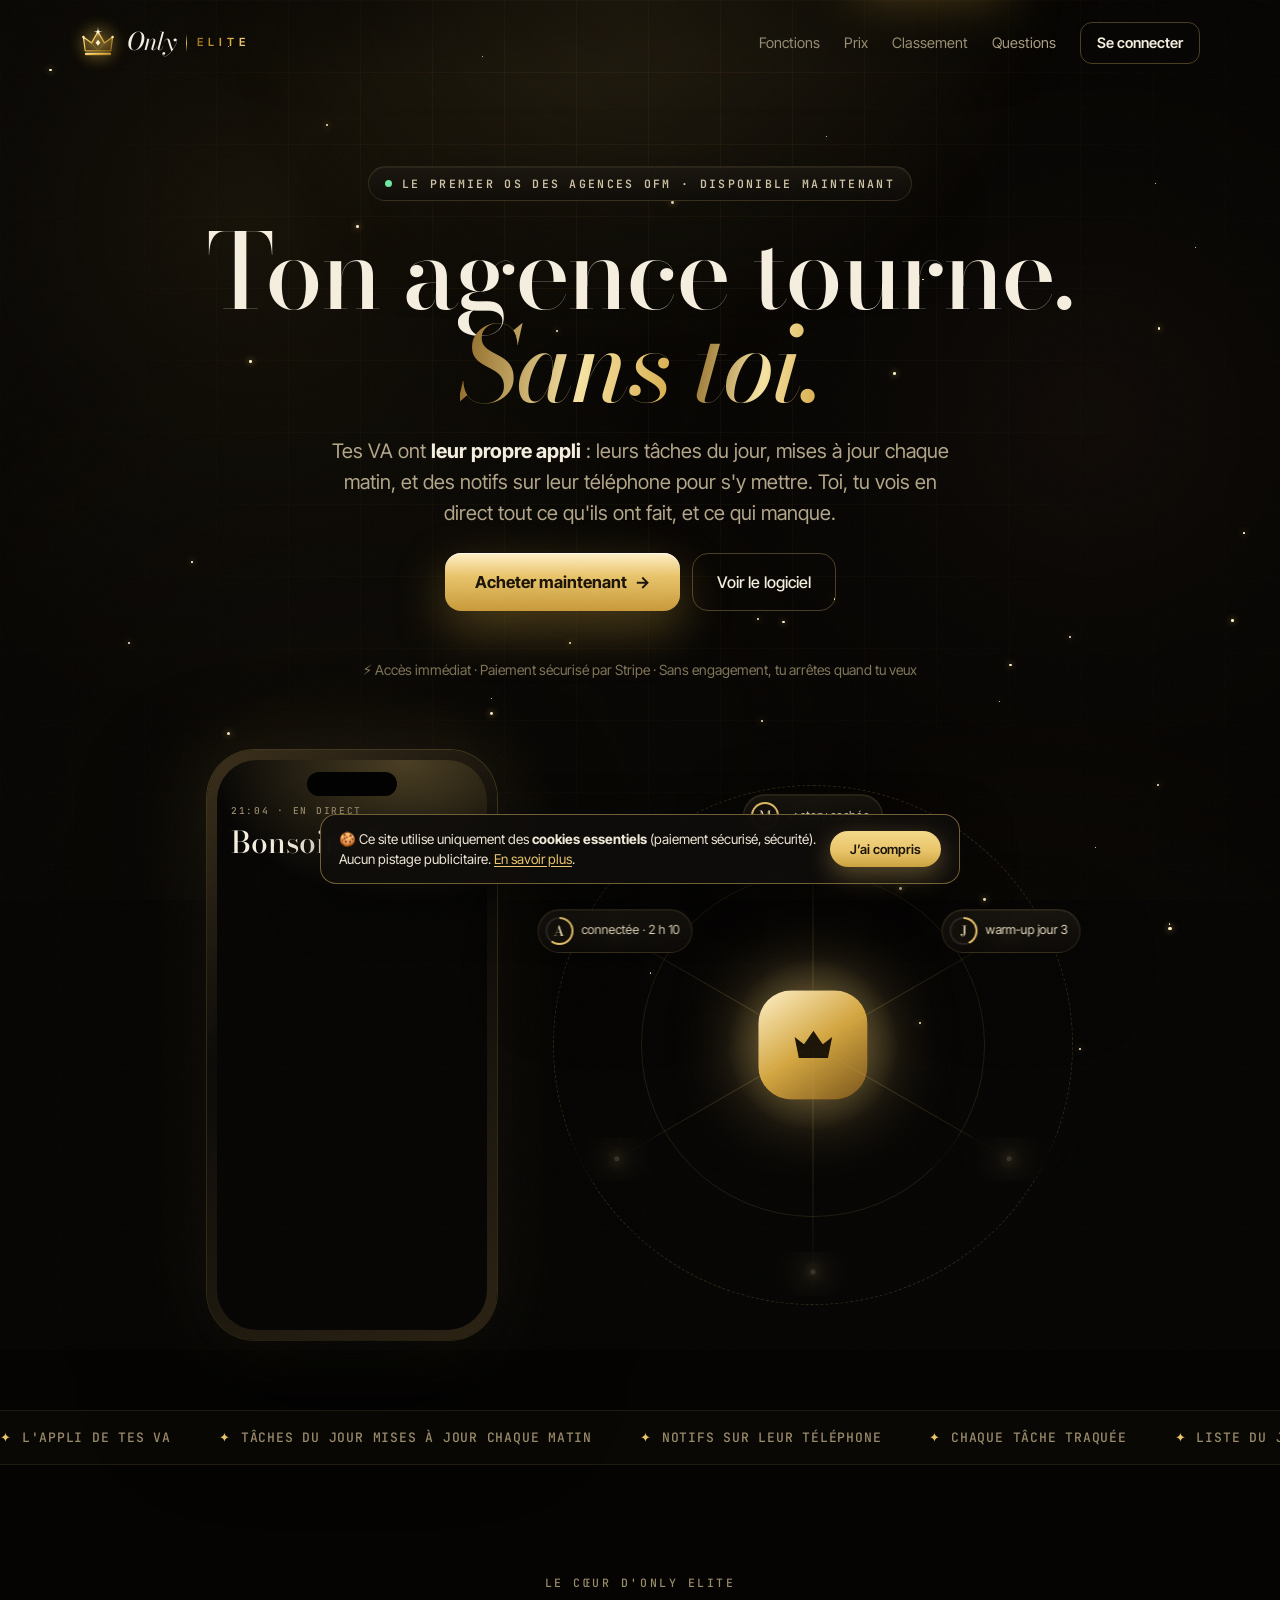
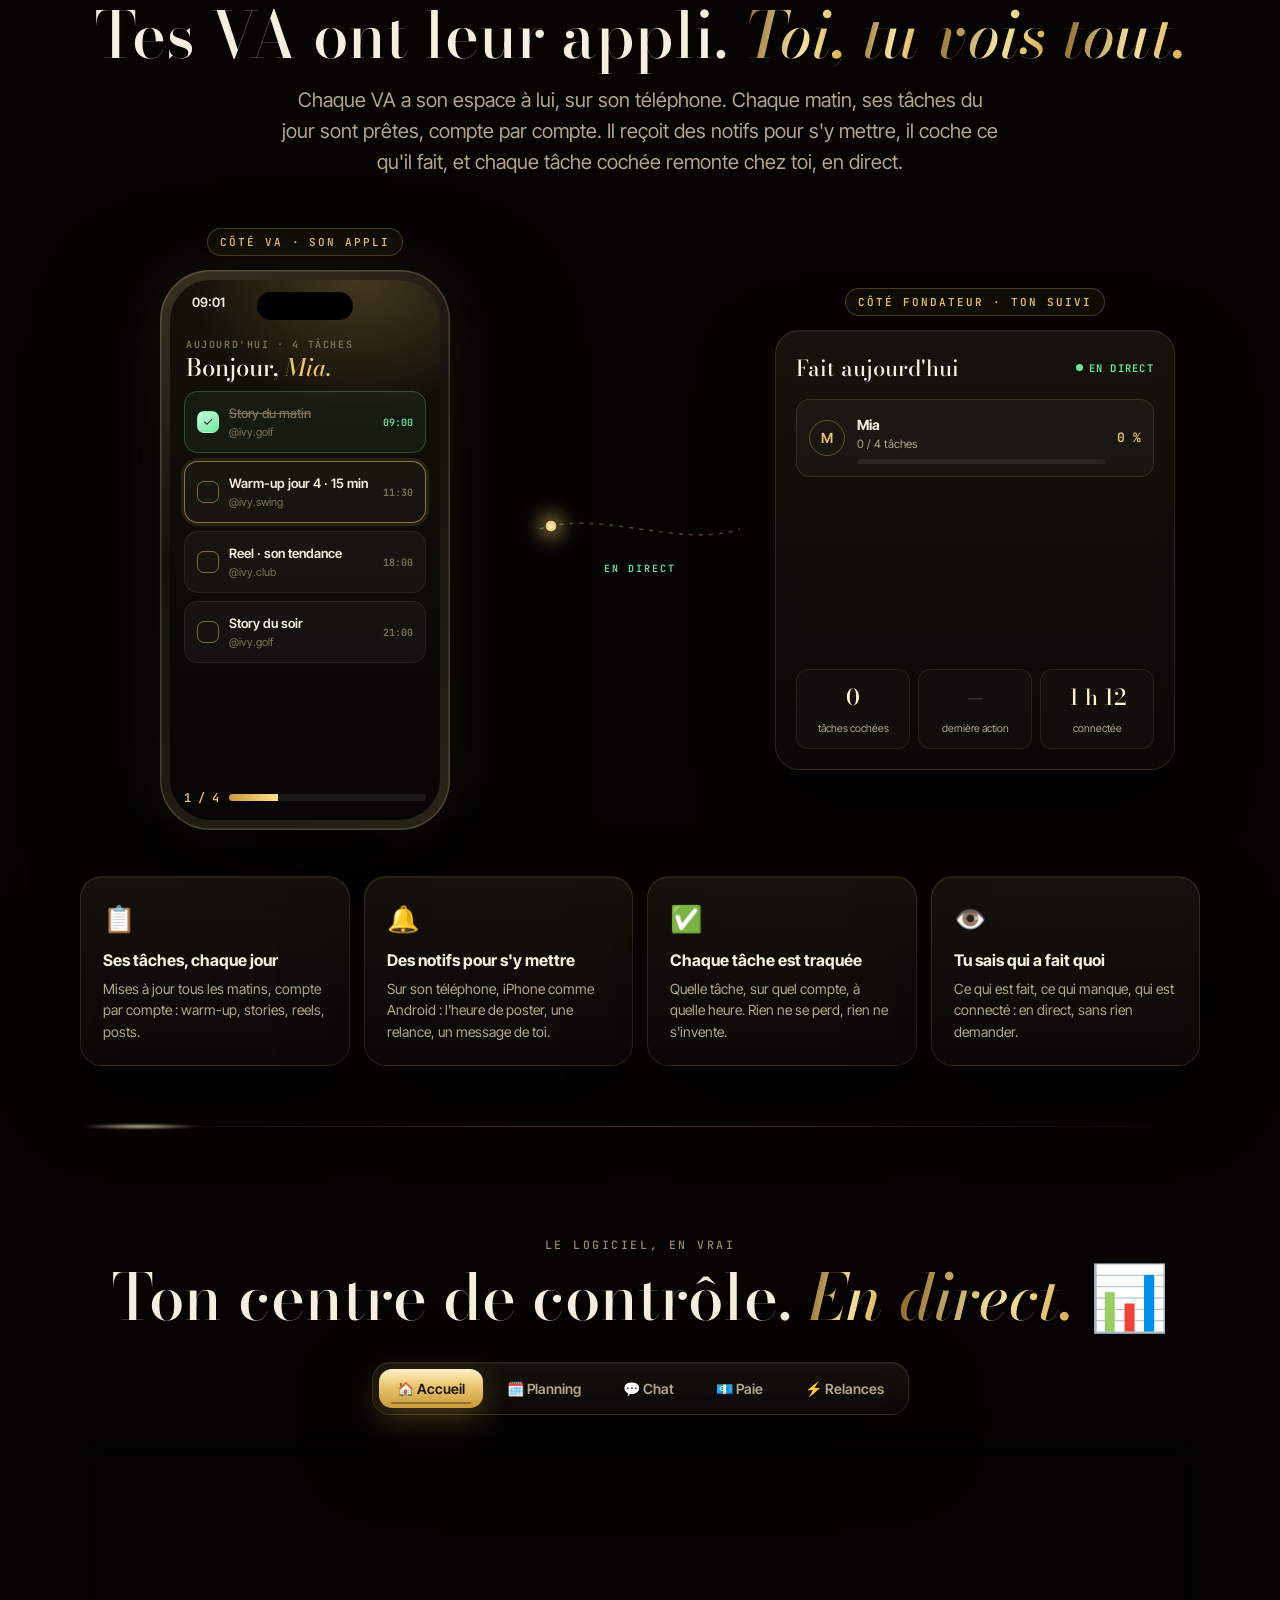
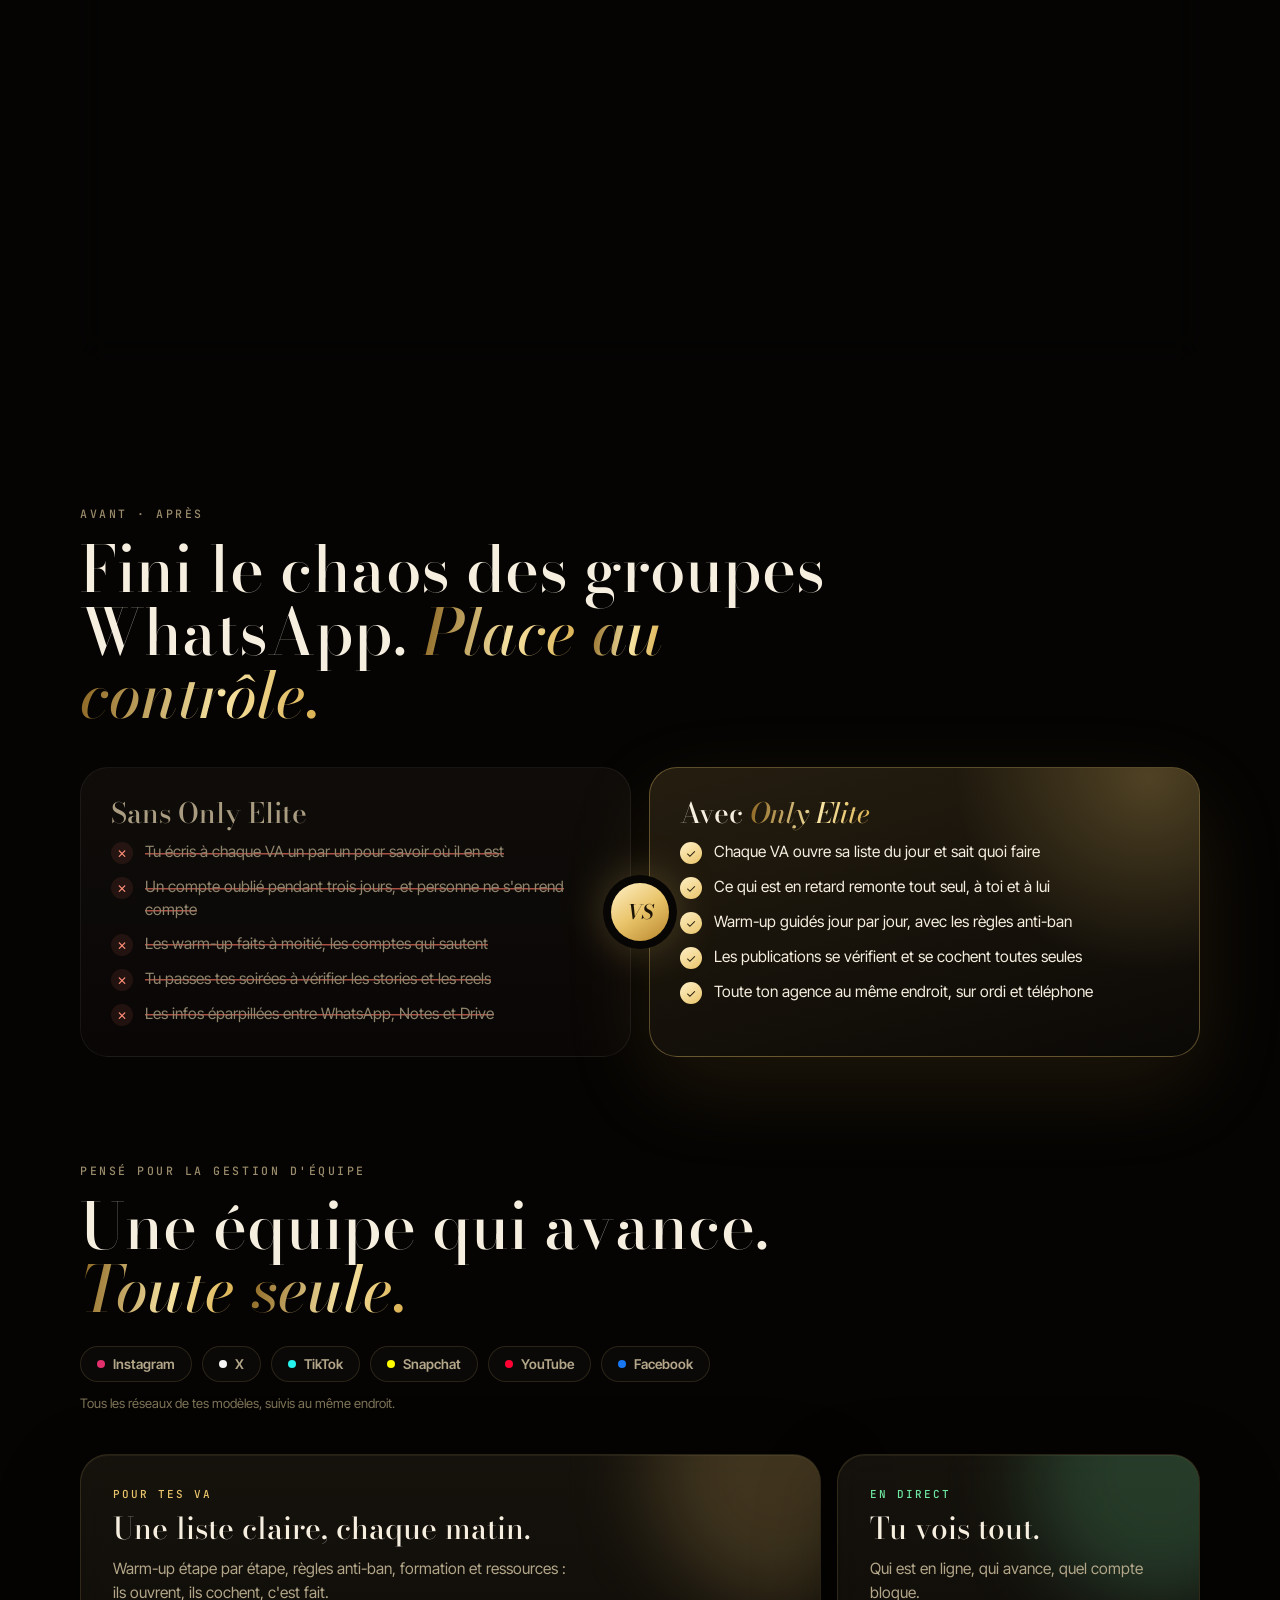
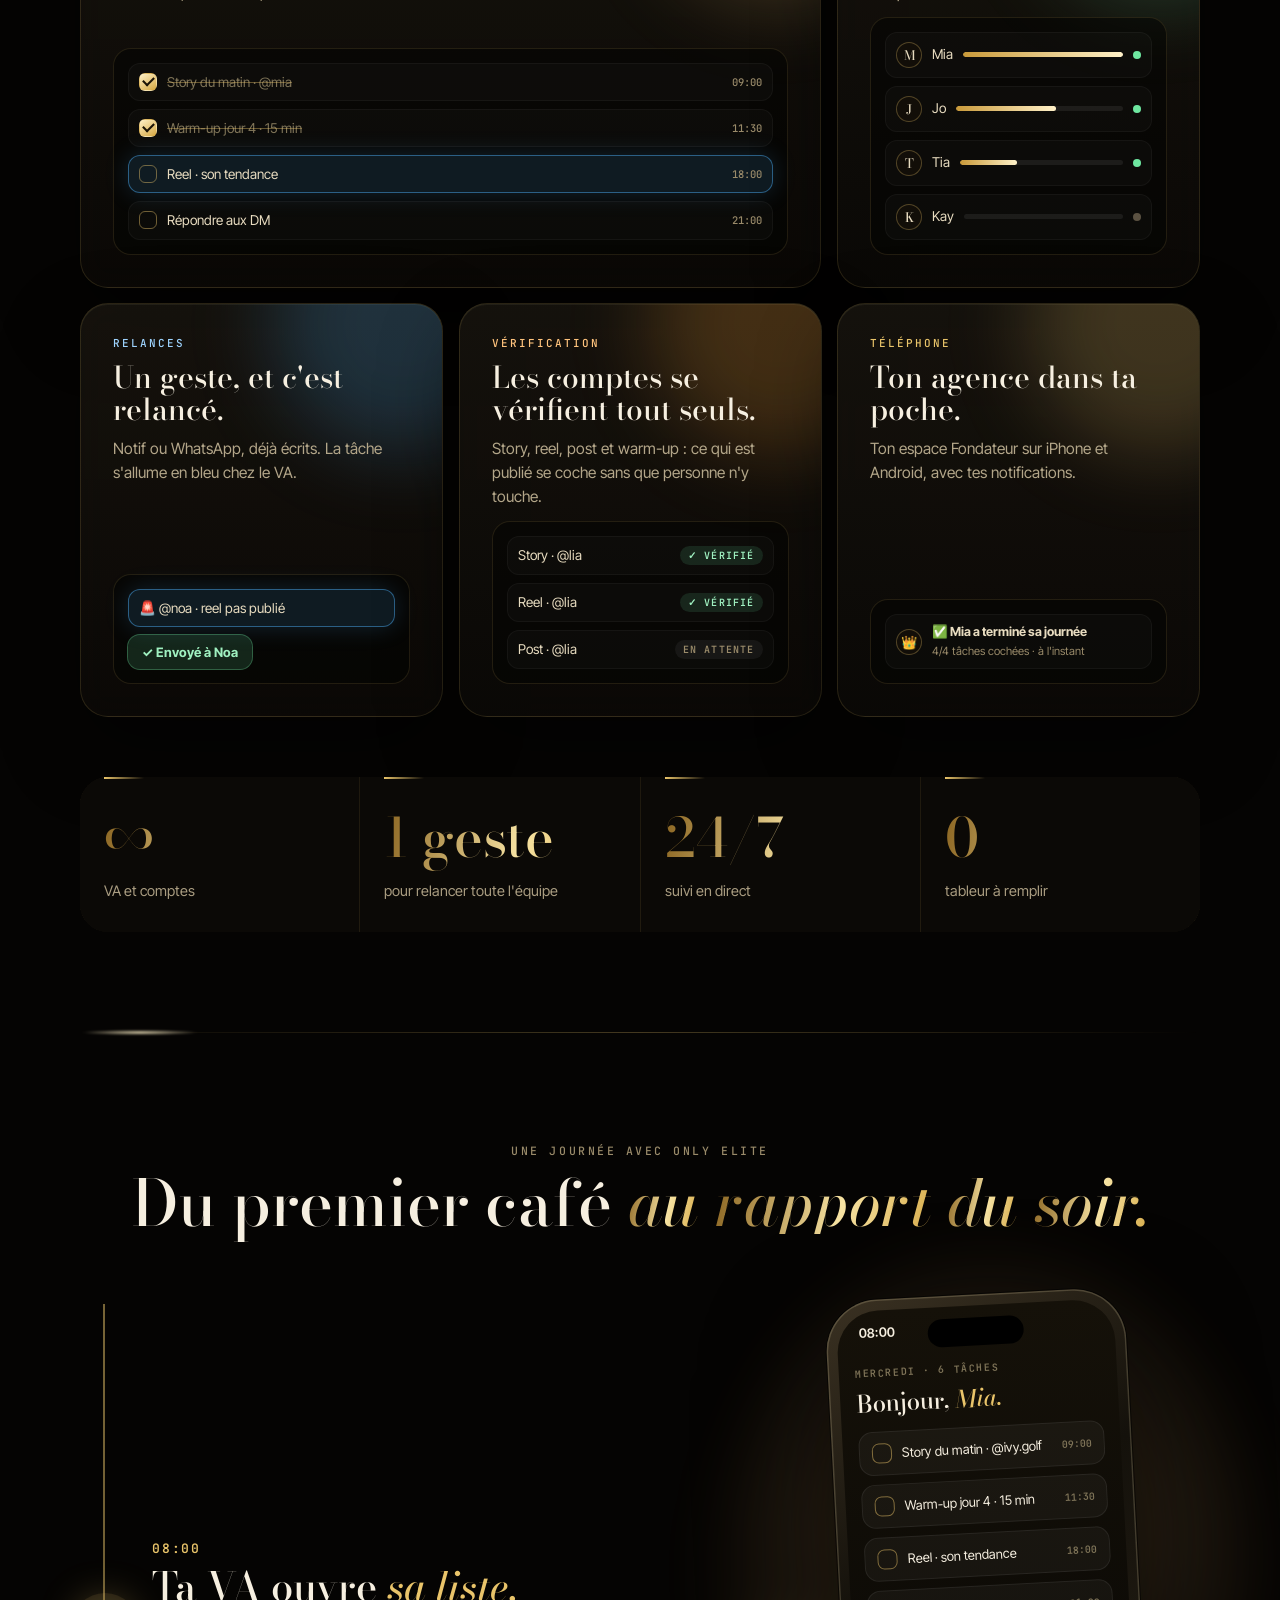
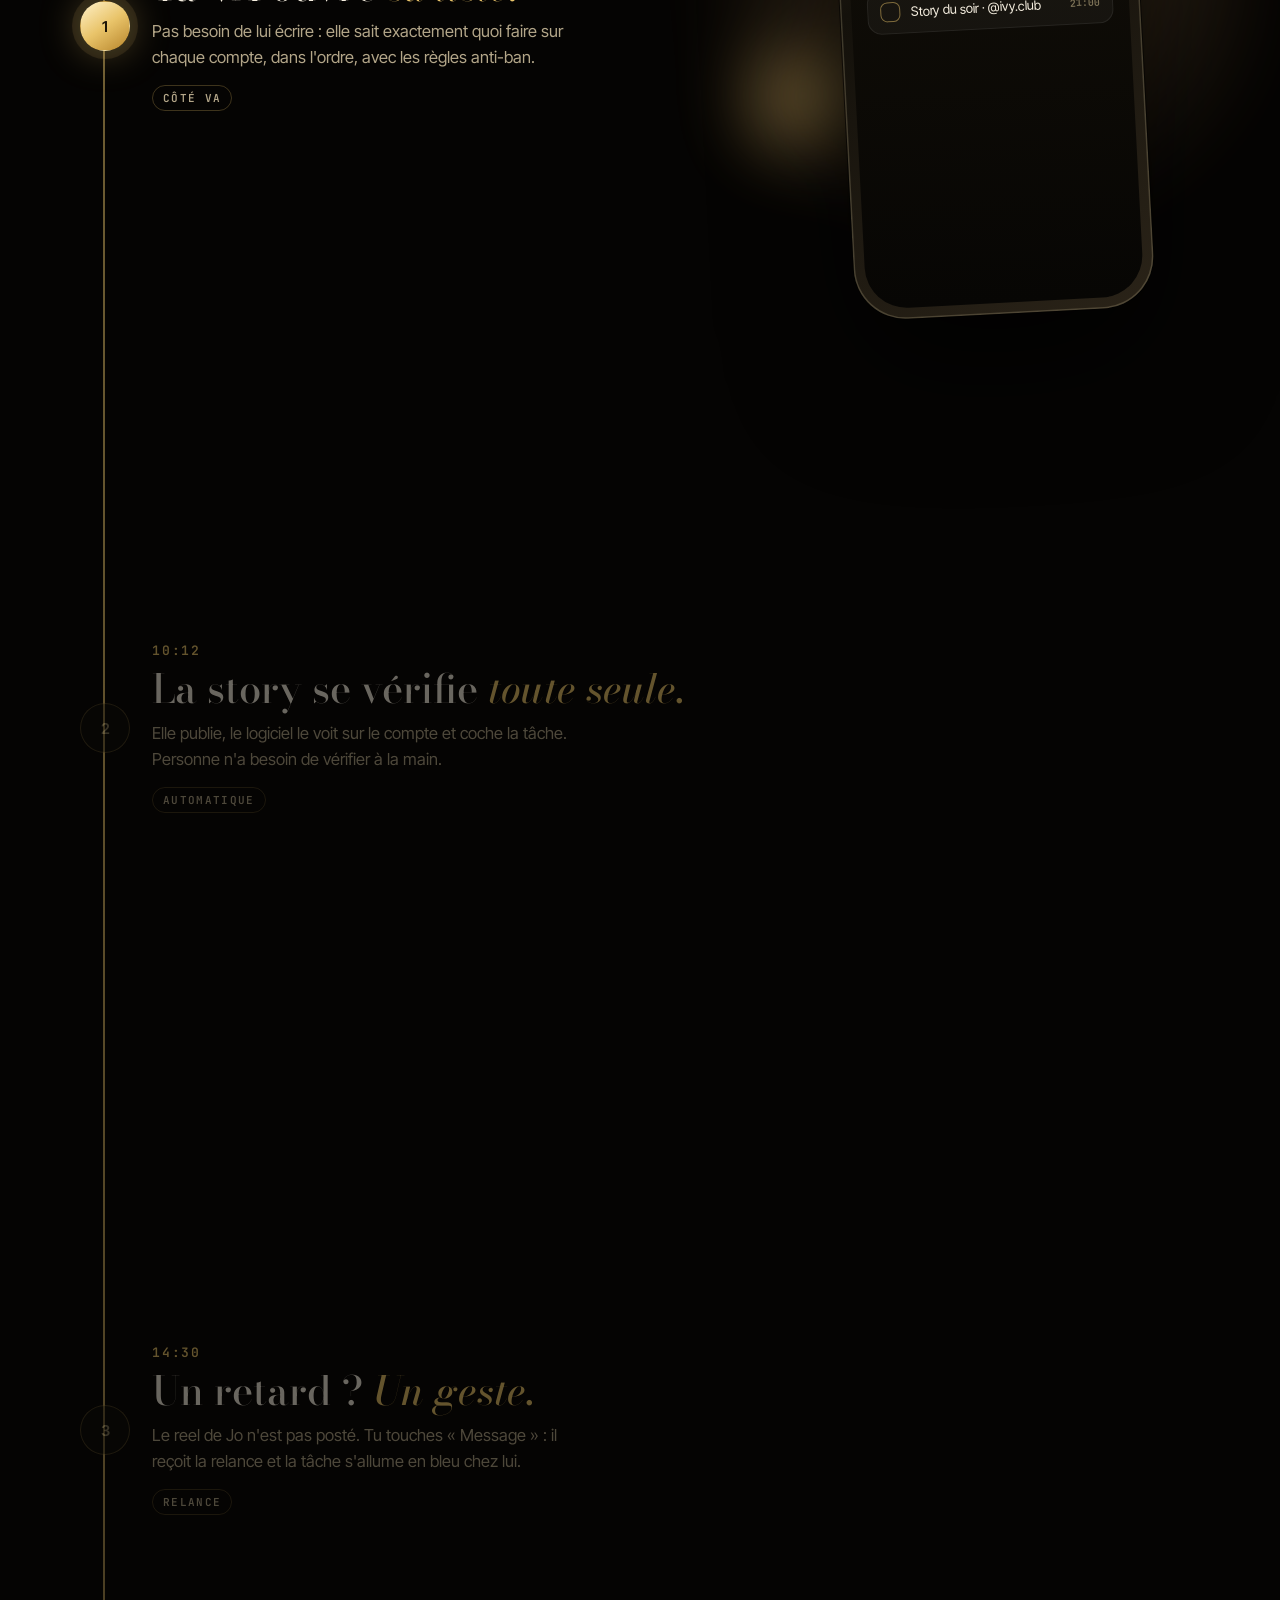
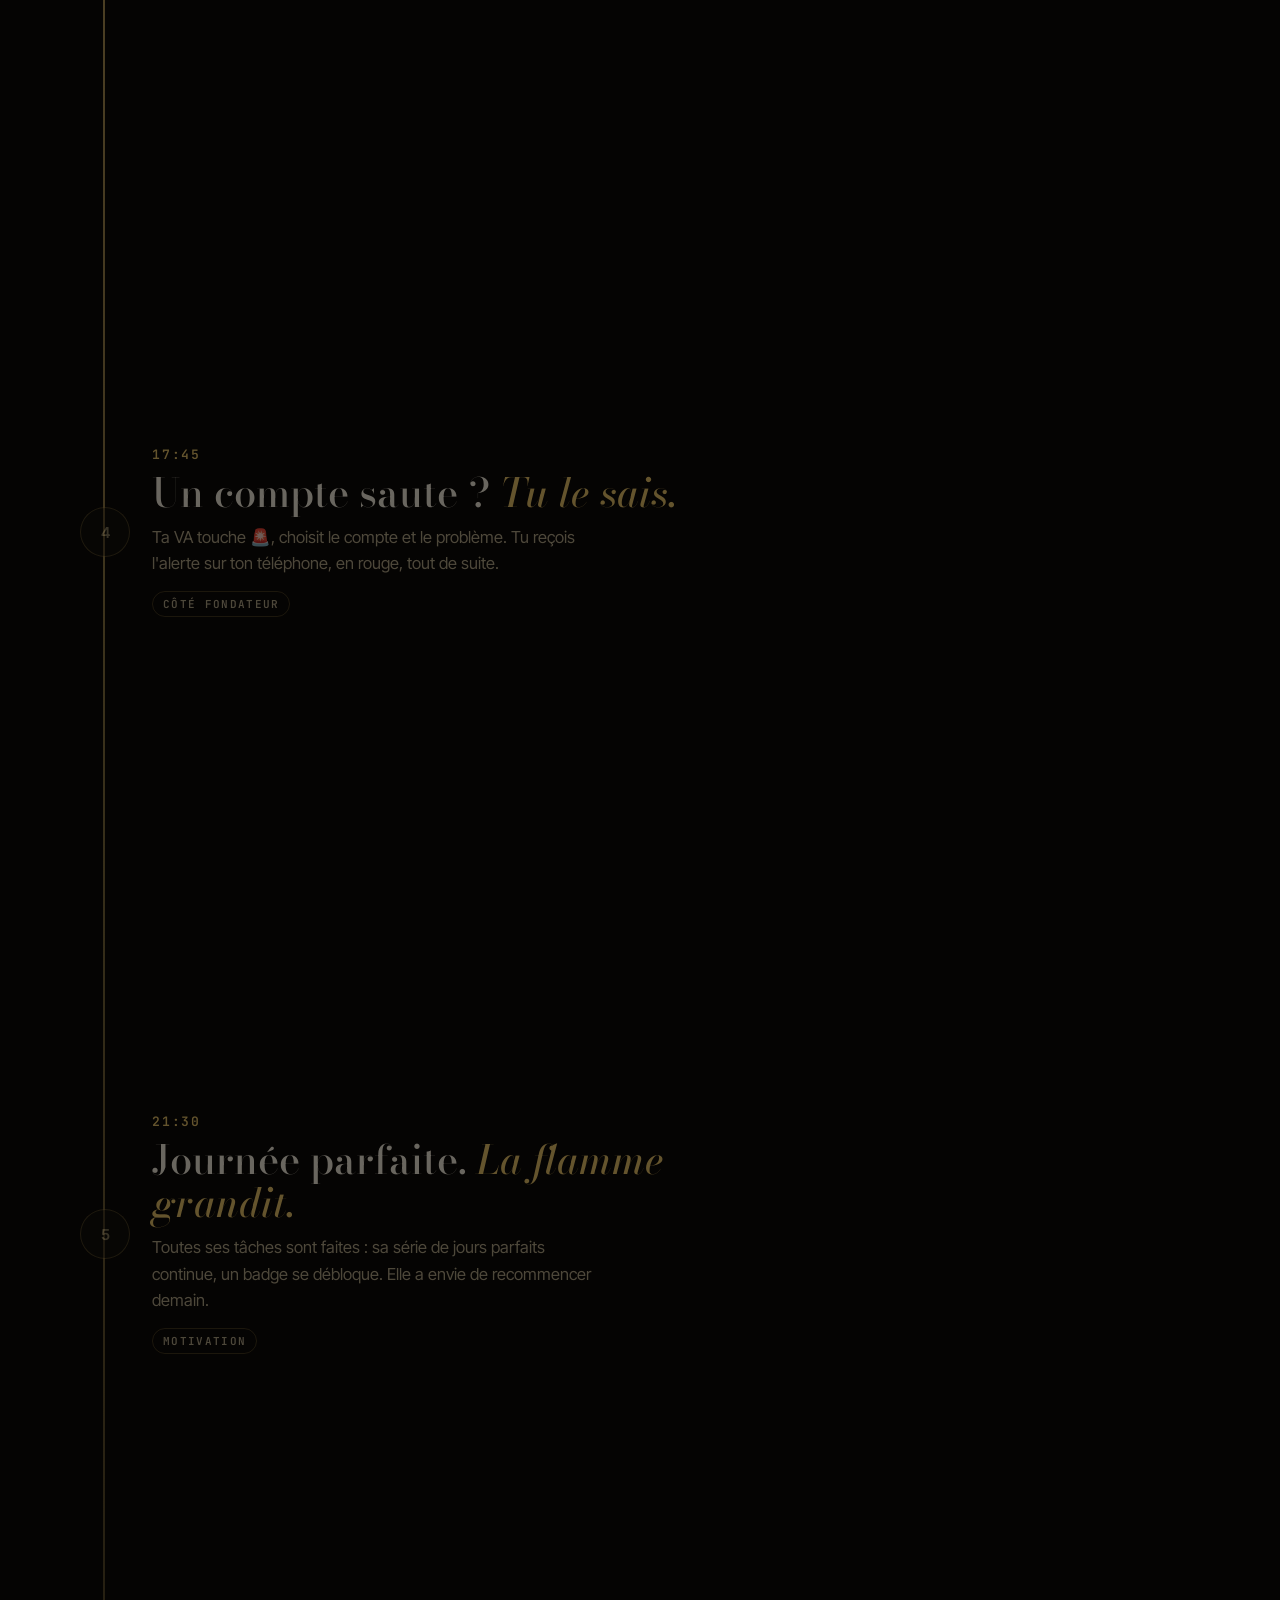
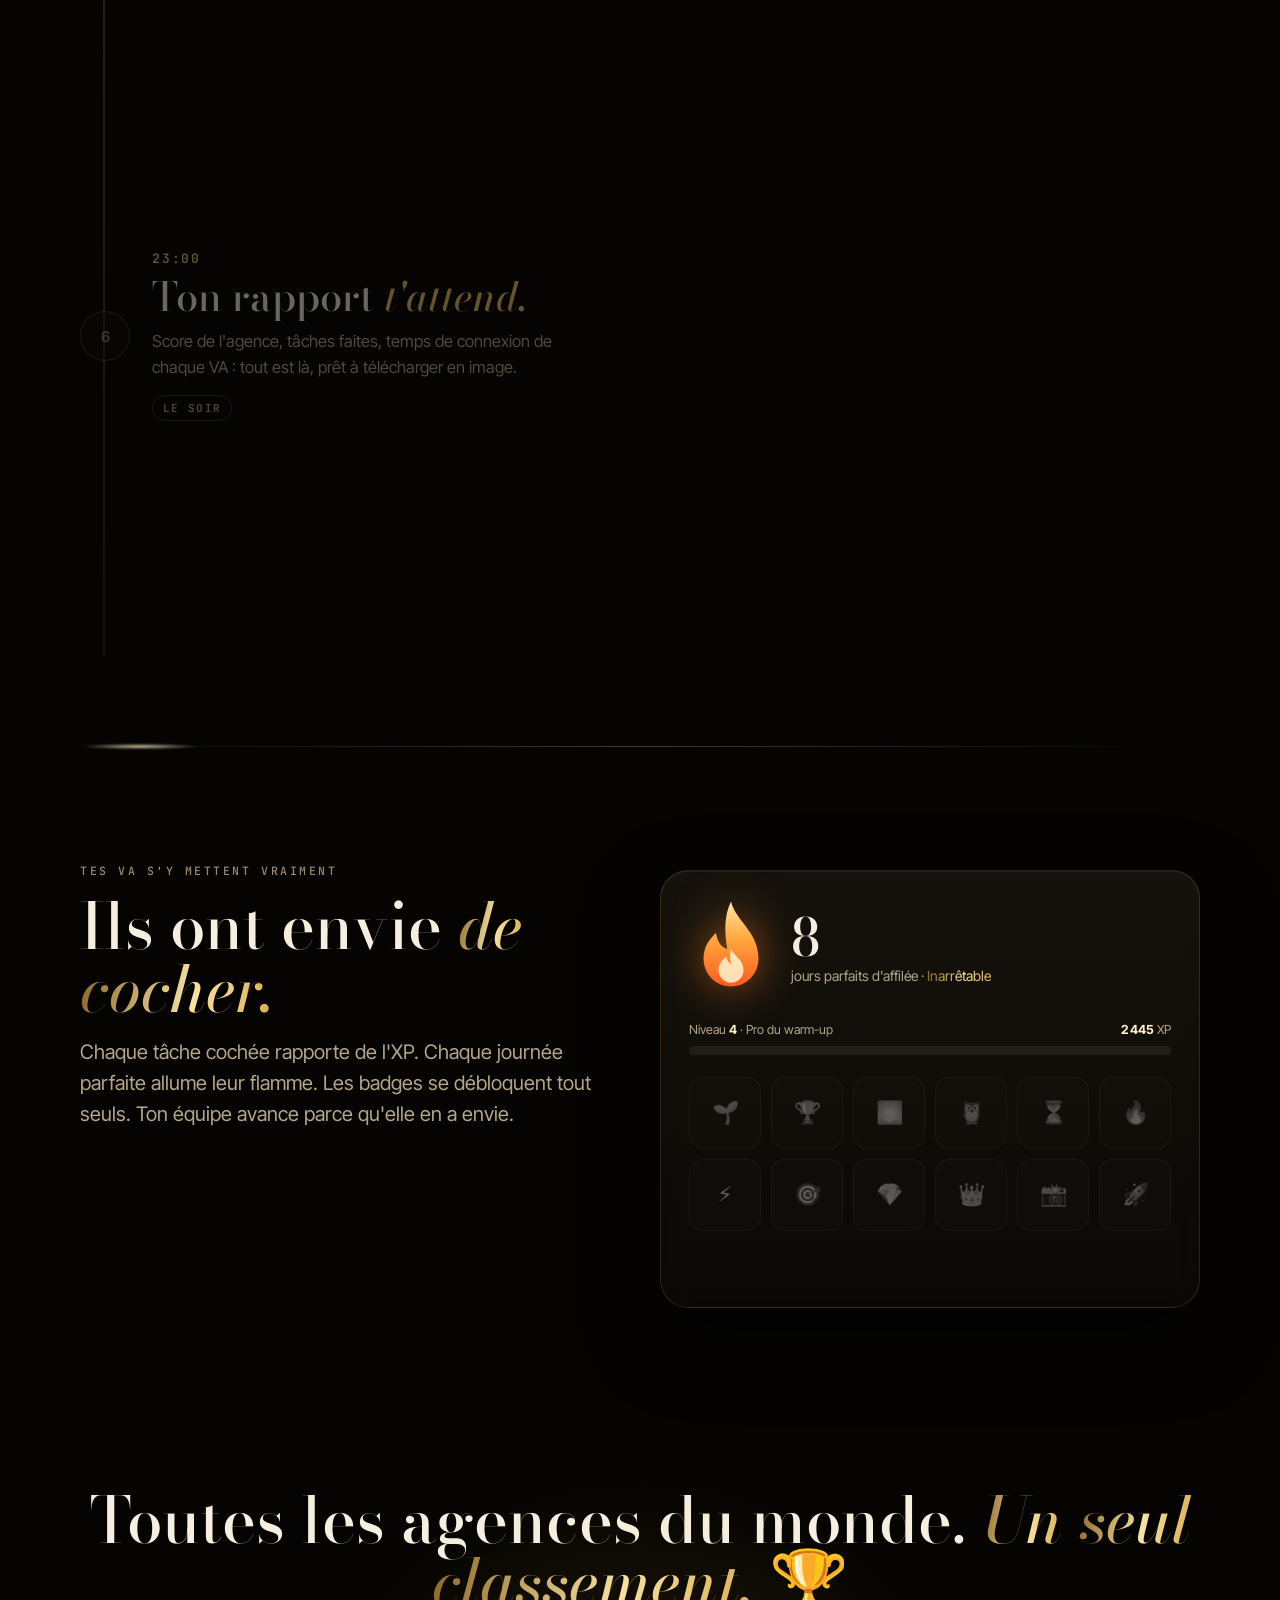
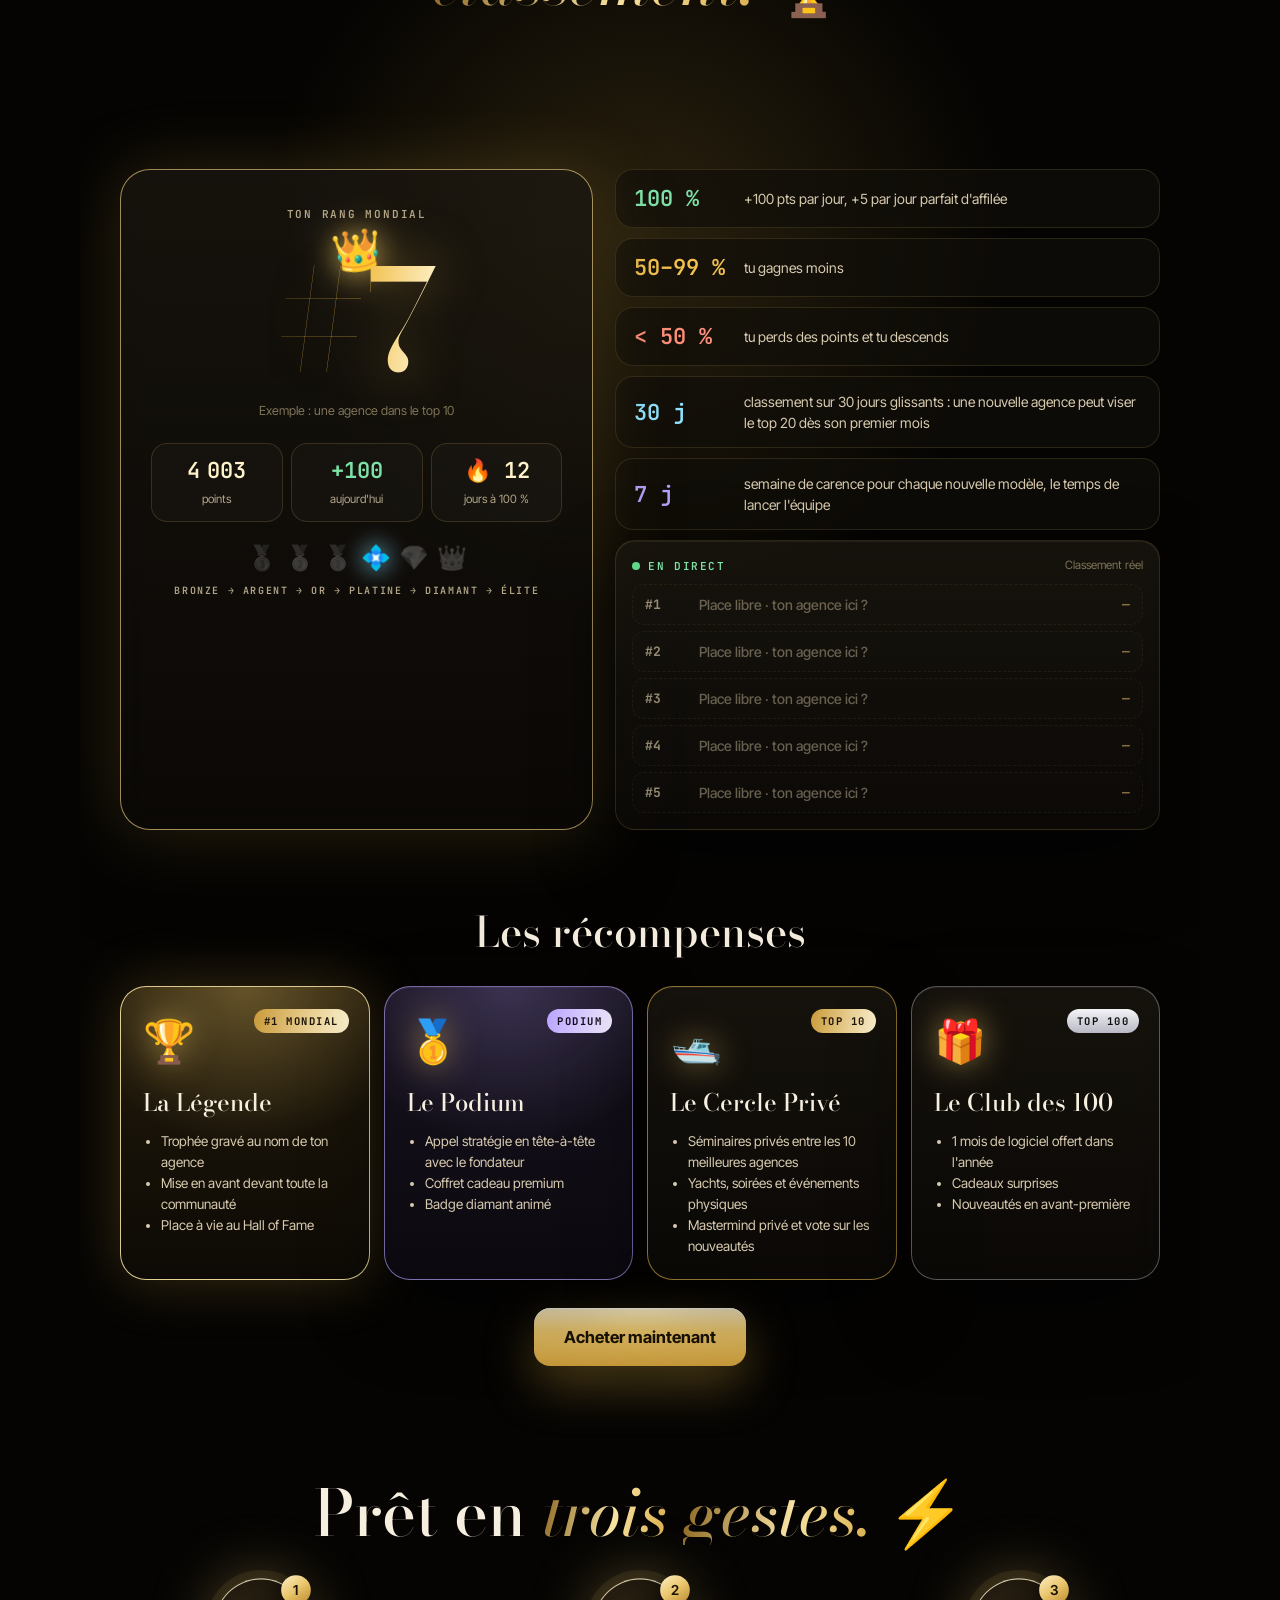
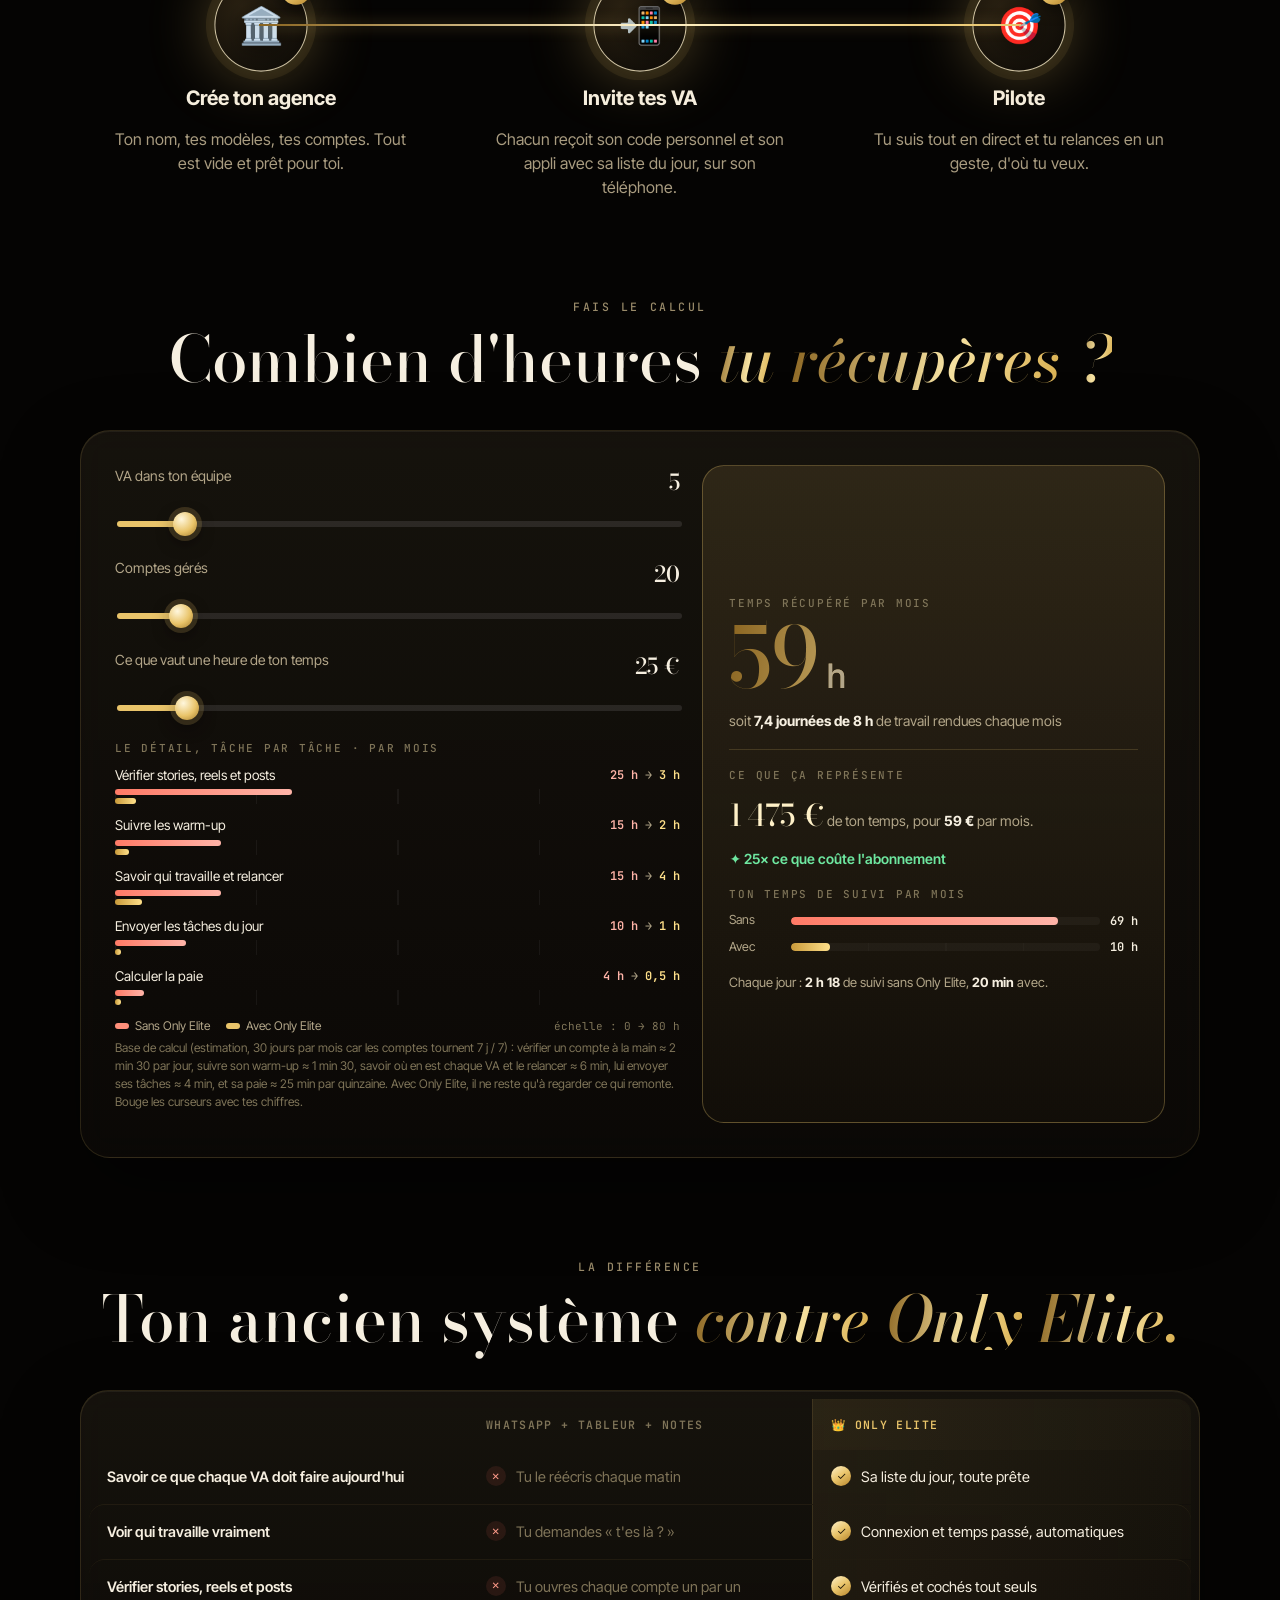
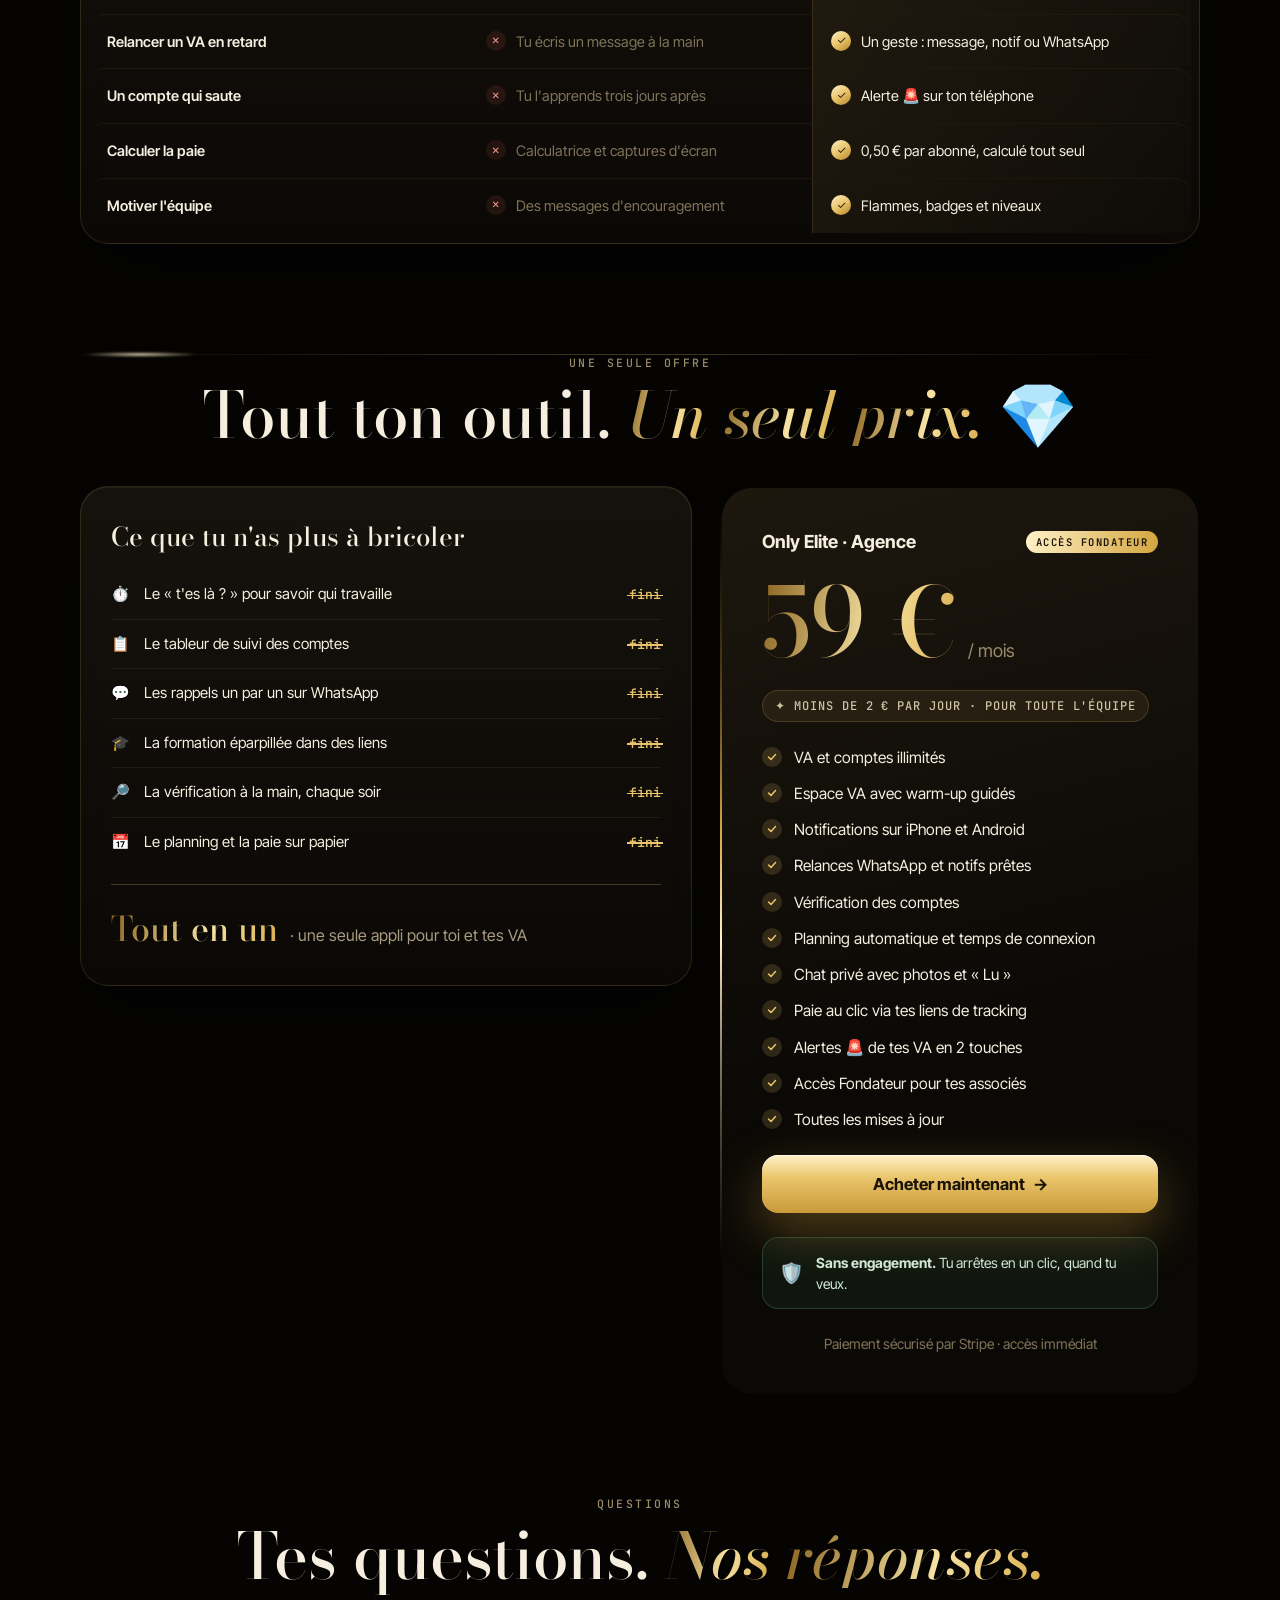
<file: index.html>
<!doctype html>
<html lang="fr">
<head>
<meta charset="utf-8">
<!-- © 2026 Only Elite. Tous droits réservés. Code, design, textes et concept protégés par le droit d'auteur (art. L111-1 et L122-4 du Code de la propriété intellectuelle). Toute reproduction, copie ou réutilisation, même partielle, est interdite sans autorisation écrite. -->
<meta name="copyright" content="© 2026 Only Elite · Tous droits réservés"><meta name="author" content="Only Elite">
<meta name="viewport" content="width=device-width,initial-scale=1,viewport-fit=cover">
<title>Only Elite · Le logiciel de gestion des agences OFM</title>
<link rel="canonical" href="https://maltablender.github.io/onlyelite/">
<meta name="robots" content="index,follow,max-image-preview:large">
<link rel="icon" href="icon-192.png"><link rel="apple-touch-icon" href="icon-192.png">
<script type="application/ld+json">{"@context":"https://schema.org","@type":"SoftwareApplication","name":"Only Elite","applicationCategory":"BusinessApplication","operatingSystem":"Windows","description":"Le logiciel de gestion des agences OFM : tâches du jour des VA, warm-up guidés, relances, spoofer vidéo avec Upscale IA et classement mondial.","offers":{"@type":"Offer","price":"59","priceCurrency":"EUR"},"url":"https://maltablender.github.io/onlyelite/"}</script>
<meta name="description" content="Only Elite : l'OS des agences OFM. Liste du jour pour tes VA, warm-up guidés, relances en un geste et notifications sur ton téléphone. 59 € par mois.">
<meta name="theme-color" content="#050403">
<meta property="og:type" content="website"><meta property="og:site_name" content="Only Elite">
<meta property="og:title" content="Only Elite · Le logiciel des agences OFM"><meta property="og:description" content="Tes VA savent quoi faire, tu vois tout en direct. 59 € par mois.">
<meta property="og:url" content="https://maltablender.github.io/onlyelite/"><meta property="og:image" content="https://maltablender.github.io/onlyelite/og.jpg"><meta property="og:image:secure_url" content="https://maltablender.github.io/onlyelite/og.jpg"><meta property="og:image:type" content="image/jpeg"><meta property="og:image:width" content="1200"><meta property="og:image:height" content="630"><meta property="og:image:alt" content="Only Elite · Espace VA">
<meta name="twitter:card" content="summary_large_image"><meta name="twitter:image" content="https://maltablender.github.io/onlyelite/og.jpg">

<link rel="icon" href="/icon-192.png">
<link rel="preconnect" href="https://fonts.googleapis.com">
<link href="https://fonts.googleapis.com/css2?family=Bodoni+Moda:ital,opsz,wght@0,6..96,400..800;1,6..96,400..800&family=Inter+Tight:wght@400;500;600;700&family=JetBrains+Mono:wght@500;600&display=swap" rel="stylesheet">
<style>
:root{--ink:#050403;--text:#f6efe0;--muted:#b3a689;--dim:#7f7458;--gold:#e9c46a;--hi:#fff1c8;color-scheme:dark}
*{box-sizing:border-box}
body{margin:0;background:var(--ink);color:var(--text);font:400 16px/1.5 'Inter Tight',system-ui,sans-serif;-webkit-font-smoothing:antialiased;overflow-x:hidden}
a{color:var(--gold)}a:hover{color:var(--hi)}
@keyframes drift{0%{transform:translate(0,0) scale(1)}50%{transform:translate(50px,30px) scale(1.12)}100%{transform:translate(0,0) scale(1)}}
@keyframes spin{to{transform:rotate(360deg)}}@keyframes spinR{to{transform:rotate(-360deg)}}
@keyframes sheen{0%{background-position:-200% 0}100%{background-position:200% 0}}
@keyframes ticker{to{transform:translateX(-50%)}}
@keyframes pulse{0%{box-shadow:0 0 0 0 rgba(110,231,160,.55)}100%{box-shadow:0 0 0 9px rgba(110,231,160,0)}}
@keyframes twinkle{0%,100%{opacity:.15;transform:scale(.6)}50%{opacity:1;transform:scale(1)}}
@keyframes stack{0%,8%{opacity:0;transform:translateY(-20px) scale(.95)}14%,100%{opacity:1;transform:none}}
@keyframes floaty{0%,100%{transform:translateY(0) rotate(-4deg)}50%{transform:translateY(-14px) rotate(-4deg)}}
.gold{background:linear-gradient(100deg,#8a6420 0%,#f7e3a3 30%,#d4a640 55%,#fff4cf 75%,#b8862c 100%);background-size:200% 100%;-webkit-background-clip:text;background-clip:text;color:transparent;animation:sheen 7s linear infinite}
.glass{background:linear-gradient(180deg,rgba(28,24,17,.72),rgba(12,10,7,.8));border:1px solid rgba(233,196,106,.14);box-shadow:inset 0 1px 0 rgba(255,241,200,.06),0 30px 80px rgba(0,0,0,.45);backdrop-filter:blur(16px);-webkit-backdrop-filter:blur(16px)}
.wrap{position:relative;max-width:1160px;margin:0 auto;padding:0 max(20px,env(safe-area-inset-left))}
.bg{position:absolute;inset:0;pointer-events:none;overflow:hidden}
.bg .orb{position:absolute;width:1000px;height:1000px;left:50%;top:-560px;margin-left:-500px;border-radius:50%;background:radial-gradient(circle,rgba(233,196,106,.26),transparent 60%);filter:blur(30px);animation:drift 20s ease-in-out infinite}
.bg .grid{position:absolute;inset:0;height:1100px;background-image:linear-gradient(rgba(233,196,106,.04) 1px,transparent 1px),linear-gradient(90deg,rgba(233,196,106,.04) 1px,transparent 1px);background-size:72px 72px;-webkit-mask-image:radial-gradient(ellipse at 50% 10%,#000 15%,transparent 65%);mask-image:radial-gradient(ellipse at 50% 10%,#000 15%,transparent 65%)}
.bg .orb{opacity:.6}
body::before{content:"";position:fixed;inset:0;z-index:0;pointer-events:none;opacity:.35;background-image:linear-gradient(rgba(233,196,106,.04) 1px,transparent 1px),linear-gradient(90deg,rgba(233,196,106,.04) 1px,transparent 1px);background-size:72px 72px}
.st{position:absolute;border-radius:50%;background:#fff1c8;box-shadow:0 0 6px #e9c46a}
header.top{display:flex;align-items:center;gap:16px;padding:22px 0;flex-wrap:wrap}
.logo{display:flex;align-items:center;gap:10px;text-decoration:none;color:var(--text)}.logo i{width:34px;height:34px;border-radius:11px;display:grid;place-items:center;background:linear-gradient(145deg,#fff1c8,#d4a640 50%,#7a5518)}.logo b{font:500 italic 22px 'Bodoni Moda',serif}
header nav{margin-left:auto;display:flex;gap:24px;align-items:center;font-size:14.5px;flex-wrap:wrap}header nav a{color:var(--muted);text-decoration:none}header nav a.lg{color:var(--text);font-weight:600;padding:9px 16px;border-radius:12px;border:1px solid rgba(233,196,106,.3)}
.cta{display:inline-flex;align-items:center;justify-content:center;min-height:58px;padding:0 30px;border-radius:16px;background:linear-gradient(180deg,#fff1c8,#e9c46a 40%,#c99a3a);color:#1b1306!important;font-weight:700;font-size:16.5px;text-decoration:none;box-shadow:0 18px 50px rgba(212,166,64,.35),inset 0 1px 0 rgba(255,255,255,.7);transition:.2s;border:0;cursor:pointer;font-family:inherit}.cta:hover{filter:brightness(1.07);transform:translateY(-1px)}
.cta.off{filter:grayscale(.5) brightness(.8);cursor:not-allowed}
.ghost{display:inline-flex;align-items:center;min-height:58px;padding:0 24px;border-radius:16px;border:1px solid rgba(233,196,106,.3);color:var(--text);text-decoration:none;font-weight:500}
.hero{display:flex;flex-direction:column;align-items:center;text-align:center;gap:24px;padding:80px 0 30px}
.pill{display:inline-flex;align-items:center;gap:10px;font:600 11.5px 'JetBrains Mono',monospace;letter-spacing:.2em;color:#cfc3a6;padding:9px 16px;border-radius:999px}.pill i{width:7px;height:7px;border-radius:50%;background:#6ee7a0;animation:pulse 1.8s ease-out infinite}
h1{margin:0;max-width:980px;font:500 clamp(54px,9vw,104px)/.9 'Bodoni Moda',serif;letter-spacing:-.025em}h1 em,h2 em{font-style:italic}
.lead{margin:0;max-width:620px;font-size:clamp(17px,2vw,20px);line-height:1.55;color:var(--muted)}
.row{display:flex;gap:12px;flex-wrap:wrap;justify-content:center}.small{font-size:14px;color:var(--dim)}
.show{display:flex;flex-wrap:wrap;align-items:center;justify-content:center;gap:56px;padding:40px 0 70px}
.phone{position:relative;width:290px;height:590px;border-radius:48px;padding:10px;background:linear-gradient(145deg,#3a2e1a,#0b0906 40%,#2a2112);box-shadow:0 50px 120px rgba(0,0,0,.7),0 0 0 1px rgba(233,196,106,.25),0 0 80px rgba(233,196,106,.12);animation:floaty 7s ease-in-out infinite}
.screen{position:relative;height:100%;border-radius:40px;overflow:hidden;background:radial-gradient(300px 220px at 70% 0%,rgba(233,196,106,.3),transparent 65%),#050403;display:flex;flex-direction:column;gap:10px;padding:44px 14px 14px}
.notch{position:absolute;top:12px;left:50%;width:90px;height:24px;margin-left:-45px;border-radius:14px;background:#000}
.screen .k{font:500 9.5px 'JetBrains Mono',monospace;letter-spacing:.18em;color:#9a8b6a}.screen .h{font:500 30px/1 'Bodoni Moda',serif}
.nt{display:flex;gap:8px;align-items:center;padding:9px 10px;border-radius:16px;opacity:0;animation:stack 8s ease infinite}.nt i{width:28px;height:28px;border-radius:8px;flex:none;display:grid;place-items:center;background:#120e08;border:1px solid rgba(233,196,106,.3)}.nt b{display:block;font-size:11.5px}.nt span{font-size:10.5px;color:var(--muted)}
.orbit{position:relative;width:min(520px,90vw);aspect-ratio:1}
.orbit .r1{position:absolute;inset:0;border-radius:50%;border:1px dashed rgba(233,196,106,.18)}.orbit .r2{position:absolute;inset:17%;border-radius:50%;border:1px solid rgba(233,196,106,.12)}.orbit .r3{position:absolute;inset:33%;border-radius:50%;background:radial-gradient(circle,rgba(233,196,106,.35),transparent 70%)}
.orbit .core{position:absolute;left:50%;top:50%;width:21%;aspect-ratio:1;transform:translate(-50%,-50%);border-radius:30%;display:grid;place-items:center;background:linear-gradient(145deg,#fff1c8,#d4a640 50%,#7a5518);box-shadow:0 0 80px rgba(233,196,106,.55)}
.orbit .rot{position:absolute;inset:0;animation:spin 70s linear infinite}
.orbit .nd{position:absolute;transform:translate(-50%,-50%)}.orbit .nd>div{animation:spinR 70s linear infinite}
.chipv{display:flex;align-items:center;gap:8px;padding:7px 12px 7px 7px;border-radius:999px;white-space:nowrap;font-size:12.5px;color:#e8dcc0}.chipv u{text-decoration:none;width:28px;height:28px;border-radius:50%;padding:2px;display:block}.chipv u span{width:100%;height:100%;border-radius:50%;display:grid;place-items:center;background:#120e08;font:500 14px 'Bodoni Moda',serif;color:#fff1c8}
.tick{position:relative;overflow:hidden;border-top:1px solid rgba(233,196,106,.1);border-bottom:1px solid rgba(233,196,106,.1);background:rgba(12,10,7,.7);padding:18px 0}.tick>div{display:flex;gap:48px;width:max-content;animation:ticker 40s linear infinite;font:500 13px 'JetBrains Mono',monospace;letter-spacing:.06em;color:#9a8b6a}.tick b{color:var(--gold);font-weight:500;margin-right:10px}
section.blk{padding:100px 0}
.eb{font:500 11.5px 'JetBrains Mono',monospace;letter-spacing:.22em;color:#9a8b6a}
h2{margin:0;font:500 clamp(40px,5.6vw,64px)/.98 'Bodoni Moda',serif}
.bento{display:grid;grid-template-columns:repeat(6,minmax(0,1fr));gap:16px;margin-top:40px}
.bento article{position:relative;overflow:hidden;border-radius:28px;padding:32px;display:flex;flex-direction:column;gap:12px;min-height:240px}
.bento .glow{position:absolute;width:260px;height:260px;right:-90px;top:-110px;border-radius:50%;filter:blur(40px)}
.bento span{position:relative;font:500 11px 'JetBrains Mono',monospace;letter-spacing:.18em}.bento h3{position:relative;margin:0;font:500 30px/1.05 'Bodoni Moda',serif}.bento p{position:relative;margin:0;color:var(--muted);font-size:15.5px;line-height:1.55;max-width:460px}
.s4{grid-column:span 4}.s2{grid-column:span 2}
@media (max-width:860px){.bento{grid-template-columns:1fr}.s4,.s2{grid-column:auto}}
.how{position:relative;display:grid;grid-template-columns:repeat(3,minmax(0,1fr));gap:18px;margin-top:36px}.how::before{content:"";position:absolute;left:16%;right:16%;top:44px;height:1px;background:linear-gradient(90deg,transparent,rgba(233,196,106,.6),transparent)}
.how div{position:relative;display:flex;flex-direction:column;align-items:center;text-align:center;gap:14px;padding:0 12px}.how u{text-decoration:none;width:88px;height:88px;border-radius:50%;display:grid;place-items:center;background:radial-gradient(circle at 30% 30%,#2a2112,#0b0906);border:1px solid rgba(233,196,106,.35);box-shadow:0 0 40px rgba(233,196,106,.18);font:500 38px 'Bodoni Moda',serif}.how h3{margin:0;font-size:20px}.how p{margin:0;color:#a99c80;max-width:300px}
@media (max-width:760px){.how{grid-template-columns:1fr}.how::before{display:none}}
.price{position:relative;width:100%;max-width:480px;border-radius:32px;padding:2px;overflow:hidden;margin:30px auto 0}.price .sp{position:absolute;left:50%;top:50%;width:900px;height:900px;margin:-450px 0 0 -450px;background:conic-gradient(from 0deg,transparent 0 60%,#fff1c8 75%,#d4a640 82%,transparent 92%);animation:spin 5s linear infinite}
.price>div:last-child{position:relative;border-radius:30px;padding:40px;background:linear-gradient(165deg,#1d170e,#0b0906 60%);display:flex;flex-direction:column;gap:24px}
.badge{margin-left:auto;font:600 10.5px 'JetBrains Mono',monospace;letter-spacing:.14em;color:#1b1306;background:linear-gradient(100deg,#fff1c8,#d4a640 50%,#fff1c8);background-size:200% 100%;animation:sheen 5s linear infinite;padding:4px 10px;border-radius:999px}
.amt{display:flex;align-items:baseline;gap:10px}.amt b{font:500 96px/.9 'Bodoni Moda',serif}.amt span{color:#9a8b6a;font-size:18px}
ul.inc{list-style:none;margin:0;padding:0;display:flex;flex-direction:column;gap:13px}ul.inc li{display:flex;gap:12px;align-items:flex-start;font-size:15.5px}ul.inc i{width:20px;height:20px;border-radius:50%;flex:none;display:grid;place-items:center;background:rgba(233,196,106,.16);margin-top:1px}
.faq{max-width:780px;margin:0 auto}.faq div{padding:24px 0;border-top:1px solid rgba(233,196,106,.12)}.faq h3{margin:0 0 8px;font-size:18px}.faq p{margin:0;color:#a99c80;line-height:1.6}
.final{position:relative;overflow:hidden;border-radius:36px;padding:70px 28px;display:flex;flex-direction:column;align-items:center;text-align:center;gap:22px;margin-bottom:60px}.final .o{position:absolute;width:700px;height:700px;left:50%;top:-420px;margin-left:-350px;border-radius:50%;background:radial-gradient(circle,rgba(233,196,106,.3),transparent 62%)}.final>*{position:relative}
footer{display:flex;flex-wrap:wrap;gap:18px;align-items:center;padding:28px 0 44px;border-top:1px solid rgba(233,196,106,.1);font-size:13.5px;color:var(--dim)}footer a{color:var(--dim);text-decoration:none}footer .r{margin-left:auto}
.center{text-align:center}

/* ===== v2 : sections qui donnent envie ===== */
#silk{display:none!important}
body>div{position:relative;z-index:1}
.vs{display:grid;grid-template-columns:repeat(2,minmax(0,1fr));gap:18px;margin-top:40px}
.vs article{border-radius:28px;padding:30px;display:flex;flex-direction:column;gap:14px}
.vs .bad{background:linear-gradient(180deg,rgba(20,16,14,.7),rgba(10,8,7,.8));border:1px solid rgba(255,255,255,.06)}
.vs .good{position:relative;overflow:hidden;border:1px solid rgba(233,196,106,.35);background:linear-gradient(165deg,rgba(43,34,18,.85),rgba(12,10,7,.9));box-shadow:0 30px 90px rgba(212,166,64,.12)}
.vs .good::before{content:"";position:absolute;width:420px;height:420px;right:-160px;top:-200px;border-radius:50%;background:radial-gradient(circle,rgba(233,196,106,.25),transparent 65%)}
.vs h3{position:relative;margin:0;font:500 28px/1.05 'Bodoni Moda',serif}.vs .bad h3{color:#a99c80}
.vs ul{position:relative;list-style:none;margin:0;padding:0;display:flex;flex-direction:column;gap:12px}
.vs li{display:flex;gap:12px;align-items:flex-start;font-size:15.5px;line-height:1.45}.vs .bad li{color:#8f846c}.vs .bad li s{text-decoration-color:rgba(255,120,100,.45)}
.vs li i{flex:none;width:22px;height:22px;border-radius:50%;display:grid;place-items:center;margin-top:1px;font-style:normal;font-size:12px}
.vs .bad li i{background:rgba(255,120,100,.1);color:#ff8f7a}.vs .good li i{background:rgba(233,196,106,.18);color:#fff1c8}
@media (max-width:760px){.vs{grid-template-columns:1fr}}
/* mini interfaces vivantes dans la grille */
.ui{position:relative;margin-top:auto;border-radius:18px;padding:14px;background:rgba(5,4,3,.55);border:1px solid rgba(233,196,106,.12);display:flex;flex-direction:column;gap:8px;font-size:13px}
.ui .ln{display:flex;align-items:center;gap:10px;padding:9px 10px;border-radius:12px;background:rgba(255,255,255,.025);border:1px solid rgba(255,255,255,.04)}
.ui .ck{flex:none;width:18px;height:18px;border-radius:6px;border:1.5px solid rgba(233,196,106,.45);display:grid;place-items:center}
.ui .ck::after{content:"";width:9px;height:5px;border-left:2px solid #1b1306;border-bottom:2px solid #1b1306;transform:rotate(-45deg) translate(1px,-1px);opacity:0}
.ui .ln.on .ck{background:linear-gradient(145deg,#fff1c8,#d4a640);border-color:transparent}.ui .ln.on .ck::after{opacity:1}
.ui .ln.on span{color:#7f7458;text-decoration:line-through;text-decoration-color:rgba(233,196,106,.4)}
.ui .ln.hl{background:rgba(79,179,255,.12);border-color:rgba(79,179,255,.45);box-shadow:0 0 24px rgba(79,179,255,.18)}
.ui .ln .t{margin-left:auto;font:500 10.5px 'JetBrains Mono',monospace;color:#9a8b6a}
.ui .dot{flex:none;width:8px;height:8px;border-radius:50%;background:#6ee7a0;animation:pulse 1.8s ease-out infinite}.ui .dot.off{background:#5b5242;animation:none}
.ui .av{flex:none;width:26px;height:26px;border-radius:50%;display:grid;place-items:center;background:#120e08;border:1px solid rgba(233,196,106,.3);font:500 13px 'Bodoni Moda',serif;color:#fff1c8}
.ui .bar{flex:1;height:5px;border-radius:9px;background:rgba(255,255,255,.07);overflow:hidden}.ui .bar b{display:block;height:100%;border-radius:9px;background:linear-gradient(90deg,#c99a3a,#fff1c8);transition:width 1.2s cubic-bezier(.2,.8,.2,1)}
.ui .btnx{align-self:flex-start;display:inline-flex;align-items:center;gap:8px;padding:9px 14px;border-radius:12px;font-weight:700;font-size:13px;color:#1b1306;background:linear-gradient(180deg,#fff1c8,#e9c46a 45%,#c99a3a);transition:.3s}
.ui .btnx.sent{background:rgba(110,231,160,.14);color:#9ff0c0;box-shadow:0 0 0 1px rgba(110,231,160,.4)}
.ui .tag{font:600 10px 'JetBrains Mono',monospace;letter-spacing:.12em;padding:3px 8px;border-radius:999px}
.ui .tag.ok{background:rgba(110,231,160,.12);color:#9ff0c0}.ui .tag.wait{background:rgba(255,255,255,.05);color:#9a8b6a}
.nums{display:grid;grid-template-columns:repeat(4,minmax(0,1fr));gap:1px;margin-top:60px;border-radius:28px;overflow:hidden;background:rgba(233,196,106,.12)}
.nums div{padding:30px 24px;background:#0b0906;display:flex;flex-direction:column;gap:6px}.nums b{font:500 54px/1.15 'Bodoni Moda',serif;padding-bottom:.08em;display:inline-block}.nums span{color:#a99c80;font-size:14.5px}
@media (max-width:760px){.nums{grid-template-columns:repeat(2,minmax(0,1fr))}.nums b{font-size:42px}}
.pz{display:grid;grid-template-columns:minmax(0,1.05fr) minmax(0,480px);gap:28px;align-items:center;margin-top:40px}
.pz .price{margin:0}
.stack{border-radius:28px;padding:30px;display:flex;flex-direction:column;gap:4px}
.stack h3{margin:0 0 10px;font:500 26px 'Bodoni Moda',serif}
.stack .r{display:flex;align-items:center;gap:14px;padding:13px 0;border-top:1px solid rgba(233,196,106,.08);font-size:15px}.stack .r:first-of-type{border-top:0}
.stack .r em{font-style:normal;margin-left:auto;font:500 13px 'JetBrains Mono',monospace;color:#7f7458;text-decoration:line-through}
.stack .tot{display:flex;align-items:baseline;gap:12px;margin-top:14px;padding-top:18px;border-top:1px solid rgba(233,196,106,.25)}.stack .tot b{font:500 34px 'Bodoni Moda',serif}.stack .tot span{color:#a99c80}
.perday{display:inline-flex;align-items:center;gap:8px;font:500 12px 'JetBrains Mono',monospace;letter-spacing:.08em;color:#cfc3a6;padding:7px 12px;border-radius:999px;background:rgba(233,196,106,.08);border:1px solid rgba(233,196,106,.18);align-self:flex-start}
.guar{display:flex;gap:12px;align-items:center;padding:14px 16px;border-radius:16px;background:rgba(110,231,160,.06);border:1px solid rgba(110,231,160,.2);font-size:14px;color:#cfe9d8}.guar u{text-decoration:none;font-size:20px}
@media (max-width:900px){.pz{grid-template-columns:1fr}.pz .price{margin:0 auto}}
.faq details{border-top:1px solid rgba(233,196,106,.12);padding:22px 0}.faq summary{cursor:pointer;list-style:none;display:flex;align-items:center;gap:14px;font-size:18px;font-weight:600}
.faq summary::-webkit-details-marker{display:none}.faq summary::after{content:"+";margin-left:auto;font:400 26px 'Bodoni Moda',serif;color:var(--gold);transition:.3s}
.faq details[open] summary::after{transform:rotate(45deg)}.faq details p{margin:12px 0 0;color:#a99c80;line-height:1.6;max-width:640px}
.final{background:linear-gradient(165deg,rgba(43,34,18,.7),rgba(10,8,6,.85))!important}
.final .sp2{position:absolute;inset:0;border-radius:inherit;padding:1px;background:conic-gradient(from var(--a,0deg),transparent 0 70%,rgba(255,241,200,.7) 80%,transparent 90%);-webkit-mask:linear-gradient(#000 0 0) content-box,linear-gradient(#000 0 0);-webkit-mask-composite:xor;mask:linear-gradient(#000 0 0) content-box exclude,linear-gradient(#000 0 0);animation:aSpin 8s linear infinite}
@property --a{syntax:'<angle>';inherits:false;initial-value:0deg}@keyframes aSpin{to{--a:360deg}}
.rv{opacity:0;transform:translateY(26px);transition:opacity .9s cubic-bezier(.2,.8,.2,1),transform .9s cubic-bezier(.2,.8,.2,1)}.rv.in{opacity:1;transform:none}
@media (prefers-reduced-motion:reduce){.rv{opacity:1;transform:none}}
/* ===== v3 : aperçu du logiciel, VA, calculateur, finitions ===== */
.x-prog{position:fixed;left:0;top:0;height:2px;width:100%;transform-origin:0 50%;transform:scaleX(0);background:linear-gradient(90deg,#8a6420,#fff1c8,#d4a640);z-index:60;pointer-events:none}
.x-bar{position:fixed;left:50%;top:12px;z-index:50;transform:translate(-50%,-90px);transition:transform .5s cubic-bezier(.2,.8,.2,1);display:flex;align-items:center;gap:14px;padding:8px 8px 8px 16px;border-radius:999px;width:min(760px,calc(100% - 24px))}
.x-bar.on{transform:translate(-50%,0)}.x-bar .logo b{font-size:18px}.x-bar .logo i{width:28px;height:28px;border-radius:9px}.x-bar nav{display:flex;gap:4px;margin-left:auto}.x-bar nav a{color:var(--muted);text-decoration:none;font-size:13.5px;padding:8px 10px;border-radius:10px}.x-bar nav a:hover{color:var(--text);background:rgba(255,255,255,.05)}
.x-bar .cta{min-height:40px;padding:0 18px;font-size:14px;border-radius:999px}
@media (max-width:760px){.x-bar nav{display:none}.x-bar .cta{margin-left:auto}}
.x-mcta{display:none}
@media (max-width:760px){.x-mcta{display:flex;position:fixed;left:12px;right:12px;bottom:max(12px,env(safe-area-inset-bottom));z-index:55;transform:translateY(140%);transition:transform .45s cubic-bezier(.2,.8,.2,1)}.x-mcta.on{transform:none}.x-mcta .cta{width:100%;min-height:54px}}
.glass.spot{--mx:50%;--my:50%}.glass.spot::after{content:"";position:absolute;inset:0;border-radius:inherit;pointer-events:none;background:radial-gradient(420px circle at var(--mx) var(--my),rgba(255,236,190,.07),transparent 45%);opacity:0;transition:opacity .3s}.glass.spot:hover::after{opacity:1}

/* aperçu du logiciel */
.x-show{padding:110px 0 40px}
.x-tabs{display:flex;gap:6px;justify-content:center;flex-wrap:wrap;margin:34px auto 22px;padding:6px;border-radius:18px;width:max-content;max-width:100%}
.x-tabs button{position:relative;overflow:hidden;border:0;background:none;color:var(--muted);font:600 14px 'Inter Tight',sans-serif;padding:11px 18px;border-radius:13px;cursor:pointer;transition:color .25s,background .25s;display:flex;align-items:center;gap:8px}
.x-tabs button:hover{color:var(--text)}.x-tabs button[aria-selected=true]{color:#1b1306;background:linear-gradient(180deg,#fff1c8,#e9c46a 45%,#c99a3a);box-shadow:0 10px 30px rgba(212,166,64,.3)}
.x-tabs button i{position:absolute;left:12px;right:12px;bottom:4px;height:2px;border-radius:2px;background:rgba(27,19,6,.35);transform-origin:0 50%;transform:scaleX(0)}
.x-tabs button[aria-selected=true] i{animation:xBar var(--d,7s) linear forwards}.x-show.paused .x-tabs button i{animation-play-state:paused}
@keyframes xBar{to{transform:scaleX(1)}}
@media (max-width:640px){.x-tabs{width:100%;flex-wrap:nowrap;overflow-x:auto;justify-content:flex-start;scrollbar-width:none}.x-tabs button{flex:none;padding:10px 14px}}
.x-stage{perspective:1600px}
.x-win{position:relative;border-radius:22px;overflow:hidden;transform-style:preserve-3d;transition:transform .5s cubic-bezier(.2,.8,.2,1);box-shadow:0 60px 140px rgba(0,0,0,.65),0 0 0 1px rgba(233,196,106,.16),inset 0 1px 0 rgba(255,241,200,.08)}
.x-win::before{content:"";position:absolute;inset:-1px;border-radius:inherit;padding:1px;background:conic-gradient(from var(--xa,0deg),transparent 0 70%,rgba(255,241,200,.7) 80%,transparent 90%);-webkit-mask:linear-gradient(#000 0 0) content-box,linear-gradient(#000 0 0);-webkit-mask-composite:xor;mask-composite:exclude;animation:xSpin 8s linear infinite;pointer-events:none;z-index:3}
@property --xa{syntax:'<angle>';inherits:false;initial-value:0deg}@keyframes xSpin{to{--xa:360deg}}
.x-top{display:flex;align-items:center;gap:8px;padding:12px 16px;border-bottom:1px solid rgba(233,196,106,.1);background:rgba(10,8,5,.6)}.x-top u{width:11px;height:11px;border-radius:50%;background:#3a3226}.x-top u:nth-child(1){background:#ff6b5f}.x-top u:nth-child(2){background:#febc2e}.x-top u:nth-child(3){background:#28c840}
.x-url{margin:0 auto;font:500 12px 'JetBrains Mono',monospace;color:var(--dim);padding:5px 14px;border-radius:8px;background:rgba(255,255,255,.04);display:flex;gap:7px;align-items:center}.x-url b{color:#6ee7a0;font-weight:500}
.x-body{display:grid;grid-template-columns:200px 1fr;min-height:470px;background:linear-gradient(180deg,rgba(18,15,10,.92),rgba(8,7,5,.96))}
.x-side{border-right:1px solid rgba(233,196,106,.08);padding:18px 12px;display:flex;flex-direction:column;gap:3px}.x-side .lg{display:flex;align-items:center;gap:8px;margin:0 6px 16px;font:500 italic 17px 'Bodoni Moda',serif}.x-side .lg i{width:24px;height:24px;border-radius:8px;display:grid;place-items:center;background:linear-gradient(145deg,#fff1c8,#d4a640 50%,#7a5518)}
.x-side span{font-size:13px;color:var(--dim);padding:8px 10px;border-radius:9px;display:flex;justify-content:space-between;transition:.3s}.x-side span.on{color:var(--text);background:rgba(233,196,106,.1);box-shadow:inset 2px 0 0 var(--gold)}.x-side span em{font:600 10px 'JetBrains Mono',monospace;color:#1b1306;background:var(--gold);border-radius:6px;padding:1px 6px;font-style:normal}
.x-main{position:relative;padding:22px 24px;overflow:hidden}
.x-pane{position:absolute;inset:22px 24px;opacity:0;transform:translateY(14px) scale(.985);transition:opacity .5s,transform .6s cubic-bezier(.2,.8,.2,1);pointer-events:none}.x-pane.on{opacity:1;transform:none;pointer-events:auto}
.x-h{display:flex;align-items:baseline;gap:12px;margin-bottom:16px}.x-h b{font:500 26px 'Bodoni Moda',serif}.x-h b em{font-style:italic;color:var(--gold)}.x-h small{font:500 11px 'JetBrains Mono',monospace;color:var(--dim);letter-spacing:.12em;margin-left:auto;display:flex;align-items:center;gap:6px}.x-h small i{width:7px;height:7px;border-radius:50%;background:#6ee7a0;animation:pulse 1.8s infinite}
.x-card{border-radius:14px;border:1px solid rgba(233,196,106,.1);background:rgba(255,255,255,.025);padding:14px}
/* accueil */
.x-home{display:grid;grid-template-columns:200px 1fr;gap:14px}
.x-ring{display:grid;place-items:center;position:relative}.x-ring svg{width:150px;height:150px}.x-ring div{position:absolute;text-align:center}.x-ring b{display:block;font:500 46px/1 'Bodoni Moda',serif}.x-ring small{font-size:11px;color:var(--muted)}
.x-k{display:grid;grid-template-columns:repeat(3,1fr);gap:10px}.x-k div{padding:12px;border-radius:12px;border:1px solid rgba(233,196,106,.1);background:rgba(255,255,255,.025)}.x-k b{display:block;font:500 24px 'Bodoni Moda',serif;color:var(--hi)}.x-k span{font-size:11.5px;color:var(--muted)}
.x-va{display:grid;grid-template-columns:1fr 1fr;gap:10px;margin-top:12px}.x-va div{display:grid;grid-template-columns:28px 1fr auto;gap:4px 10px;align-items:center;padding:10px 12px;border-radius:12px;border:1px solid rgba(233,196,106,.08);background:rgba(255,255,255,.02)}.x-va u{grid-row:span 2;width:28px;height:28px;border-radius:50%;display:grid;place-items:center;border:1px solid rgba(233,196,106,.3);font:600 12px 'Inter Tight',sans-serif;color:var(--gold);text-decoration:none}
.x-va b{font-size:13px}.x-va em{font:600 11px 'JetBrains Mono',monospace;font-style:normal;color:var(--gold)}.x-va s{grid-column:2/4;height:5px;border-radius:5px;background:rgba(255,255,255,.07);text-decoration:none;overflow:hidden}.x-va s i{display:block;height:100%;width:0;border-radius:5px;background:linear-gradient(90deg,#c99a3a,#ffe08a);transition:width 1.4s cubic-bezier(.2,.8,.2,1)}
.x-feed{margin-top:12px;display:flex;flex-direction:column;gap:7px}.x-feed div{display:flex;gap:10px;align-items:center;font-size:12.5px;padding:8px 12px;border-radius:10px;background:rgba(110,231,160,.06);border:1px solid rgba(110,231,160,.18);opacity:0;transform:translateX(-10px);transition:.5s}.x-feed div.in{opacity:1;transform:none}.x-feed small{margin-left:auto;color:var(--dim);font-size:11px}
/* planning */
.x-plan{width:100%;border-collapse:separate;border-spacing:5px}.x-plan th{font:600 10.5px 'JetBrains Mono',monospace;letter-spacing:.1em;color:var(--dim);text-align:left;padding:0 4px 4px}.x-plan th.td{color:var(--gold)}.x-plan td{font-size:12px}
.x-plan td.n{white-space:nowrap;font-weight:600;padding-right:6px}.x-plan td.n i{display:inline-block;width:7px;height:7px;border-radius:50%;background:#6ee7a0;margin-left:6px;animation:pulse 1.8s infinite;vertical-align:1px}
.x-c{border-radius:9px;padding:7px 8px;opacity:0;transform:scale(.9);transition:opacity .4s,transform .4s}.x-c.in{opacity:1;transform:none}.x-c b{display:block;font-size:12px}.x-c small{font:500 10.5px 'JetBrains Mono',monospace;opacity:.85}
.x-c.g{background:rgba(110,231,160,.1);border:1px solid rgba(110,231,160,.3);color:#9ff0bd}.x-c.r{background:rgba(255,122,102,.1);border:1px solid rgba(255,122,102,.3);color:#ffb4a8}.x-c.y{background:rgba(233,196,106,.08);border:1px dashed rgba(233,196,106,.4);color:var(--gold)}.x-c.f{color:var(--dim);border:1px solid rgba(255,255,255,.05)}
.x-dl{display:inline-flex;margin-top:12px;font:600 12px 'Inter Tight',sans-serif;padding:8px 14px;border-radius:10px;color:#1b1306;background:linear-gradient(180deg,#fff1c8,#e9c46a 45%,#c99a3a)}
/* chat */
.x-pane[data-xp=chat]{display:flex;flex-direction:column}.x-chat{display:flex;flex-direction:column;justify-content:flex-end;gap:8px;max-width:560px;flex:1;min-height:0;overflow:hidden;-webkit-mask-image:linear-gradient(180deg,transparent,#000 14%);mask-image:linear-gradient(180deg,transparent,#000 14%)}.x-chat>*{flex:none}
.x-m{max-width:78%;padding:8px 12px;border-radius:14px 14px 14px 4px;background:rgba(255,255,255,.05);border:1px solid rgba(255,255,255,.07);font-size:13px;opacity:0;transform:translateY(8px);transition:.45s}.x-m.in{opacity:1;transform:none}
.x-m b{display:flex;align-items:center;gap:6px;font-size:11.5px;color:var(--gold);margin-bottom:2px}.x-m b em{font-style:normal;font:600 10px 'Inter Tight',sans-serif;padding:0 6px;border-radius:99px;line-height:16px;background:rgba(255,140,60,.18);border:1px solid rgba(255,140,60,.4);color:#ffb27a}.x-m b em.bd{background:rgba(233,196,106,.12);border-color:rgba(233,196,106,.35);color:var(--hi)}
.x-m small{display:block;text-align:right;font-size:10px;color:var(--dim);margin-top:3px}.x-m small .lu{color:#5fd68a;font-weight:700}.x-m small .x-st{transition:color .3s}
.x-m.me{align-self:flex-end;border-radius:14px 14px 4px 14px;background:linear-gradient(180deg,rgba(233,196,106,.2),rgba(233,196,106,.09));border-color:rgba(233,196,106,.35)}
.x-m.urg{background:linear-gradient(180deg,rgba(255,80,80,.2),rgba(255,80,80,.07));border-color:rgba(255,95,95,.55);box-shadow:0 0 22px rgba(255,80,80,.18)}
.x-ph{display:block;width:150px;height:74px;border-radius:9px;margin:2px 0 4px;background:linear-gradient(135deg,#2a5a3a,#173022);position:relative;overflow:hidden}.x-ph::after{content:attr(data-t);position:absolute;inset:0;display:grid;place-items:center;font-size:12px;color:#d9ffe6}
.x-pg{display:block;height:3px;border-radius:3px;background:rgba(255,255,255,.1);overflow:hidden;margin-top:4px}.x-pg i{display:block;height:100%;width:0;background:linear-gradient(90deg,#c99a3a,#ffe08a);transition:width 1.6s ease}
.x-typing{align-self:flex-end;display:none;gap:4px;padding:10px 12px;border-radius:14px;background:rgba(233,196,106,.1);opacity:0;transition:.3s}.x-typing.in{opacity:1;display:flex}.x-typing i{width:6px;height:6px;border-radius:50%;background:var(--gold);animation:xDot 1s infinite}.x-typing i:nth-child(2){animation-delay:.15s}.x-typing i:nth-child(3){animation-delay:.3s}@keyframes xDot{50%{transform:translateY(-4px);opacity:.5}}
/* paie */
.x-pay{display:grid;grid-template-columns:repeat(3,1fr);gap:10px}.x-pay div{padding:14px;border-radius:14px;border:1px solid rgba(233,196,106,.1);background:rgba(255,255,255,.025)}.x-pay u{text-decoration:none;font-size:12px;color:var(--muted);display:block}.x-pay b{display:block;font:500 34px/1.1 'Bodoni Moda',serif;margin:6px 0 2px}.x-pay small{font:500 11px 'JetBrains Mono',monospace;color:#6ee7a0}
.x-pay em{display:block;font-style:normal;font-size:11.5px;color:var(--dim);margin-top:8px;word-break:break-all}
.x-tot{margin-top:12px;display:flex;align-items:center;gap:14px;padding:14px 16px;border-radius:14px;border:1px solid rgba(233,196,106,.25);background:linear-gradient(90deg,rgba(233,196,106,.12),rgba(233,196,106,.03))}.x-tot b{font:500 30px 'Bodoni Moda',serif}.x-tot span{font-size:12.5px;color:var(--muted)}
/* relances */
.x-rl{display:grid;grid-template-columns:repeat(2,1fr);gap:10px}.x-rl article{padding:14px;border-radius:14px;border:1px solid rgba(233,196,106,.12);background:rgba(255,255,255,.025);transition:.5s}.x-rl article{position:relative;overflow:hidden}
.x-rl article.ok{border-color:rgba(110,231,160,.75);background:linear-gradient(180deg,rgba(110,231,160,.16),rgba(110,231,160,.04));box-shadow:0 0 0 4px rgba(110,231,160,.1),0 0 40px rgba(110,231,160,.25);transform:scale(1.02)}
.x-rl article.ok .bt span.g{background:linear-gradient(180deg,#c6ffd9,#6ee7a0 50%,#2fb36a);color:#062312}
.x-rl article.done{opacity:.4;transform:scale(.97);filter:grayscale(1)}
.x-rl article .vd{position:absolute;right:12px;top:12px;font:700 10.5px 'JetBrains Mono',monospace;letter-spacing:.12em;color:#6ee7a0;border:1.5px solid rgba(110,231,160,.7);border-radius:8px;padding:3px 8px;transform:rotate(8deg) scale(0);opacity:0;transition:.4s cubic-bezier(.2,1.6,.4,1)}
.x-rl article.ok .vd,.x-rl article.done .vd{transform:rotate(8deg) scale(1);opacity:1}
.x-pop{position:absolute;width:7px;height:7px;border-radius:2px;pointer-events:none;z-index:5;animation:xPopr .9s cubic-bezier(.2,.8,.3,1) forwards}
@keyframes xPopr{0%{transform:translate(0,0) rotate(0) scale(1);opacity:1}100%{transform:translate(var(--dx),var(--dy)) rotate(var(--r)) scale(.4);opacity:0}}
.x-rl .t{display:inline-block;font:600 10px 'JetBrains Mono',monospace;letter-spacing:.12em;color:var(--gold);padding:3px 8px;border-radius:6px;background:rgba(233,196,106,.1)}.x-rl h4{margin:10px 0 3px;font-size:15px}.x-rl p{margin:0 0 12px;font-size:12.5px;color:var(--muted)}
.x-rl .bt{display:flex;gap:6px}.x-rl .bt span{flex:1;text-align:center;font:600 12px 'Inter Tight',sans-serif;padding:9px 6px;border-radius:10px;border:1px solid rgba(233,196,106,.2);transition:.3s}.x-rl .bt span.g{color:#1b1306;background:linear-gradient(180deg,#fff1c8,#e9c46a 45%,#c99a3a);border:0}.x-rl .bt span.tap{transform:scale(.94);box-shadow:0 0 0 6px rgba(233,196,106,.2)}
@media (max-width:820px){.x-body{grid-template-columns:1fr;min-height:560px}.x-side{display:none}.x-home{grid-template-columns:1fr}.x-ring{display:none}.x-va,.x-rl{grid-template-columns:1fr}.x-pay{grid-template-columns:1fr 1fr}.x-pay div:nth-child(3){display:none}.x-plan th:nth-child(n+6),.x-plan td:nth-child(n+6){display:none}}
@media (max-width:520px){.x-k{grid-template-columns:1fr 1fr}.x-k div:nth-child(3){display:none}.x-main{padding:16px}.x-pane{inset:16px}.x-body{min-height:600px}}

/* VA : flammes, badges, niveaux */
.x-va2{display:grid;grid-template-columns:1fr 1fr;gap:40px;align-items:center;padding:110px 0 30px}
.x-va2 .lead{margin-top:16px}.x-va2 ul{list-style:none;padding:0;margin:22px 0 0;display:grid;gap:12px}.x-va2 li{display:flex;gap:12px;align-items:flex-start;color:var(--muted)}.x-va2 li b{color:var(--text)}.x-va2 li span:first-child{font-size:20px;line-height:1.2}
.x-game{position:relative;border-radius:28px;padding:28px 28px 76px;overflow:hidden}
.x-fl{display:flex;align-items:center;gap:18px}.x-fl svg{width:84px;height:100px;filter:drop-shadow(0 0 22px rgba(255,140,40,.55));animation:xFl 2.4s ease-in-out infinite;transform-origin:50% 90%}@keyframes xFl{0%,100%{transform:scale(1) rotate(-2deg)}50%{transform:scale(1.07) rotate(2deg)}}
.x-fl b{display:block;font:500 52px/1 'Bodoni Moda',serif}.x-fl span{color:var(--muted);font-size:14px}
.x-lv{margin:22px 0 6px;display:flex;justify-content:space-between;font-size:12.5px;color:var(--muted)}.x-lv b{color:var(--hi)}
.x-xp{height:9px;border-radius:9px;background:rgba(255,255,255,.07);overflow:hidden}.x-xp i{display:block;height:100%;width:0;border-radius:9px;background:linear-gradient(90deg,#c99a3a,#fff1c8,#e9c46a);background-size:200% 100%;animation:sheen 3s linear infinite;transition:width 2s cubic-bezier(.2,.8,.2,1)}
.x-bd{display:grid;grid-template-columns:repeat(6,1fr);gap:10px;margin-top:22px}.x-bd span{aspect-ratio:1;border-radius:14px;display:grid;place-items:center;font-size:22px;border:1px solid rgba(233,196,106,.14);background:rgba(255,255,255,.03);filter:grayscale(1);opacity:.35;transition:.5s}.x-bd span.on{filter:none;opacity:1;background:radial-gradient(circle at 50% 30%,rgba(233,196,106,.25),rgba(233,196,106,.04));border-color:rgba(233,196,106,.45);box-shadow:0 0 20px rgba(233,196,106,.15)}
.x-bd span.pop{animation:xPop .7s cubic-bezier(.2,1.6,.4,1)}@keyframes xPop{0%{transform:scale(.4)}100%{transform:scale(1)}}
.x-toast{position:absolute;left:50%;bottom:18px;transform:translate(-50%,30px);opacity:0;transition:.5s;white-space:nowrap;font-size:13px;padding:10px 16px;border-radius:12px;background:rgba(20,16,10,.95);border:1px solid rgba(233,196,106,.4);box-shadow:0 14px 40px rgba(0,0,0,.5)}.x-toast.in{transform:translate(-50%,0);opacity:1}
@media (max-width:860px){.x-va2{grid-template-columns:1fr}}

/* calculateur */
.x-roi{display:grid;grid-template-columns:1.1fr .9fr;gap:22px;margin-top:40px;border-radius:30px;padding:34px}
.x-roi label{display:block;margin-bottom:24px}.x-roi label>span{display:flex;justify-content:space-between;font-size:14px;color:var(--muted);margin-bottom:10px}.x-roi label>span b{color:var(--text);font:500 22px 'Bodoni Moda',serif}
.x-roi input[type=range]{-webkit-appearance:none;appearance:none;width:100%;height:6px;border-radius:6px;background:linear-gradient(90deg,#e9c46a var(--p,30%),rgba(255,255,255,.1) var(--p,30%));outline:none}
.x-roi input[type=range]::-webkit-slider-thumb{-webkit-appearance:none;width:24px;height:24px;border-radius:50%;background:radial-gradient(circle at 35% 30%,#fff7dd,#e9c46a 55%,#a37a2a);box-shadow:0 0 0 5px rgba(233,196,106,.18),0 6px 16px rgba(0,0,0,.5);cursor:pointer}
.x-roi input[type=range]::-moz-range-thumb{width:24px;height:24px;border:0;border-radius:50%;background:#e9c46a;cursor:pointer}
.x-out{border-radius:22px;padding:26px;background:linear-gradient(180deg,rgba(233,196,106,.12),rgba(233,196,106,.03));border:1px solid rgba(233,196,106,.3);display:flex;flex-direction:column;gap:6px;justify-content:center}
.x-out small{font:500 11px 'JetBrains Mono',monospace;letter-spacing:.16em;color:var(--dim)}.x-out .big{font:500 clamp(56px,7vw,84px)/1 'Bodoni Moda',serif}.x-out .big span{font-size:.4em;color:var(--muted);font-family:'Inter Tight',sans-serif}
.x-out p{margin:4px 0 0;color:var(--muted);font-size:14px}.x-out p b{color:var(--text)}.x-out hr{border:0;border-top:1px solid rgba(233,196,106,.18);margin:12px 0}
.x-note{font-size:12px;color:var(--dim);margin-top:4px}
@media (max-width:860px){.x-roi{grid-template-columns:1fr;padding:24px}}


/* ===== v4 : réservation, avancement, finitions ===== */
.x-dev{display:inline-flex;align-items:center;gap:7px;font:600 11px 'JetBrains Mono',monospace;letter-spacing:.1em;text-transform:uppercase;color:#ffcf8a;padding:5px 11px;border-radius:999px;background:rgba(255,170,60,.08);border:1px solid rgba(255,170,60,.3);width:max-content}.x-dev i{width:7px;height:7px;border-radius:50%;background:#ffb547;box-shadow:0 0 0 0 rgba(255,181,71,.6);animation:xDevP 1.8s infinite}@keyframes xDevP{70%{box-shadow:0 0 0 7px rgba(255,181,71,0)}}
.x-hs{display:flex;align-items:center;justify-content:center;gap:8px;flex-wrap:wrap}
.x-res{position:relative;overflow:hidden;isolation:isolate}.x-res::before{content:"";position:absolute;inset:0;z-index:-1;background:linear-gradient(115deg,transparent 30%,rgba(255,255,255,.65) 50%,transparent 70%);transform:translateX(-120%);animation:xShine 3.6s ease-in-out infinite}@keyframes xShine{0%,55%{transform:translateX(-120%)}85%,100%{transform:translateX(120%)}}
.x-arr{display:inline-block;margin-left:8px;transition:transform .3s}.x-res:hover .x-arr{transform:translateX(5px)}
.x-res{animation:xGlow 3.6s ease-in-out infinite}@keyframes xGlow{0%,100%{box-shadow:0 18px 50px rgba(212,166,64,.35)}50%{box-shadow:0 18px 70px rgba(255,214,120,.6),0 0 0 6px rgba(233,196,106,.1)}}
/* avancement */
.x-road{padding:20px 0 110px}
.x-tl{position:relative;display:grid;grid-template-columns:repeat(4,1fr);gap:18px;margin-top:46px}
.x-tl::before{content:"";position:absolute;left:12%;right:12%;top:23px;height:2px;background:linear-gradient(90deg,#e9c46a 0 50%,rgba(255,181,71,.6) 62%,rgba(255,255,255,.1) 75%)}
.x-ms{position:relative;text-align:center;padding:0 6px}.x-ms u{position:relative;z-index:1;margin:0 auto 14px;width:48px;height:48px;border-radius:50%;display:grid;place-items:center;text-decoration:none;font:600 18px 'Inter Tight',sans-serif;color:var(--dim);background:#0d0b08;border:1px solid rgba(255,255,255,.12)}
.x-ms.ok u{color:#1b1306;background:linear-gradient(145deg,#fff1c8,#e9c46a 50%,#b8862c);border:0;box-shadow:0 0 30px rgba(233,196,106,.35)}
.x-ms.now u{border:2px solid #ffb547;box-shadow:0 0 30px rgba(255,181,71,.35)}.x-ms.now u i{width:14px;height:14px;border-radius:50%;background:#ffb547;animation:xDevP 1.6s infinite}
.x-ms b{display:block;font:600 11px 'JetBrains Mono',monospace;letter-spacing:.14em;text-transform:uppercase;color:var(--dim)}.x-ms.ok b{color:#6ee7a0}.x-ms.now b{color:#ffcf8a}
.x-ms h4{margin:6px 0 6px;font:500 22px 'Bodoni Moda',serif}.x-ms p{margin:0;color:var(--muted);font-size:14px;line-height:1.5}
.x-bar2{max-width:640px;margin:44px auto 0}.x-bar2 div{display:flex;justify-content:space-between;align-items:baseline;margin-bottom:10px;color:var(--muted);font-size:14px}.x-bar2 div b{font:500 34px 'Bodoni Moda',serif}
.x-bar2 i{display:block;height:10px;border-radius:10px;background:rgba(255,255,255,.07);overflow:hidden}.x-bar2 i u{display:block;height:100%;width:0;border-radius:10px;background:linear-gradient(90deg,#8a6420,#e9c46a,#fff1c8,#e9c46a);background-size:200% 100%;animation:sheen 3s linear infinite;transition:width 2.2s cubic-bezier(.2,.8,.2,1)}
@media (max-width:820px){.x-tl{grid-template-columns:1fr 1fr;gap:30px 16px}.x-tl::before{display:none}}
/* fenêtre de réservation */
.x-mod{position:fixed;inset:0;z-index:100;display:grid;place-items:center;padding:16px}.x-mod[hidden]{display:none}
.x-mbg{position:absolute;inset:0;background:rgba(3,2,1,.72);backdrop-filter:blur(10px);-webkit-backdrop-filter:blur(10px);animation:xFade .3s ease}
.x-mbox{position:relative;width:min(480px,100%);max-height:calc(100dvh - 32px);overflow:auto;border-radius:30px;padding:34px 30px 28px;text-align:center;animation:xIn .45s cubic-bezier(.2,.9,.25,1.15);border-color:rgba(233,196,106,.32)!important;box-shadow:0 40px 120px rgba(0,0,0,.7),0 0 0 1px rgba(233,196,106,.1),0 0 80px rgba(233,196,106,.12)!important}
@keyframes xFade{from{opacity:0}}@keyframes xIn{from{opacity:0;transform:translateY(24px) scale(.94)}}
.x-mx{position:absolute;right:14px;top:14px;width:36px;height:36px;border-radius:50%;border:1px solid rgba(255,255,255,.12);background:rgba(255,255,255,.04);color:var(--text);cursor:pointer;font-size:14px}
.x-mbox h3{margin:0 0 8px;font:500 40px/1.05 'Bodoni Moda',serif}.x-mbox h3 em{font-style:italic}.x-mbox>div>p{margin:0 auto 22px;color:var(--muted);max-width:360px}
.x-mbox .x-dev{display:flex}
#xForm{display:flex;flex-direction:column;gap:14px;text-align:left}#xForm label span,.x-sz>span{display:block;font-size:13px;color:var(--muted);margin-bottom:6px}
#xForm input{width:100%;height:52px;border-radius:14px;border:1px solid rgba(233,196,106,.2);background:rgba(0,0,0,.35);color:var(--text);font:16px 'Inter Tight',sans-serif;padding:0 16px;outline:none;transition:border-color .2s,box-shadow .2s}
#xForm input:focus{border-color:rgba(233,196,106,.7);box-shadow:0 0 0 4px rgba(233,196,106,.12)}#xForm input.bad{border-color:#ff7a66;box-shadow:0 0 0 4px rgba(255,122,102,.12)}
.x-sz>div{display:flex;gap:6px}.x-sz button{flex:1;height:42px;border-radius:12px;border:1px solid rgba(233,196,106,.18);background:rgba(255,255,255,.03);color:var(--muted);font:600 13px 'Inter Tight',sans-serif;cursor:pointer;transition:.2s}.x-sz button[aria-pressed=true]{color:#1b1306;background:linear-gradient(180deg,#fff1c8,#e9c46a 45%,#c99a3a);border-color:transparent}
#xGo{width:100%;margin-top:6px}#xGo[disabled]{opacity:.7;cursor:wait}
.x-err{color:#ff9b8a;min-height:1em;text-align:center}.x-fine{color:var(--dim);font-size:12px;text-align:center}
.x-okc{width:86px;height:86px;margin:4px auto 18px}.x-okc svg{width:100%;height:100%;fill:none;stroke:#e9c46a;stroke-width:3;stroke-linecap:round;stroke-linejoin:round;filter:drop-shadow(0 0 18px rgba(233,196,106,.5))}.x-okc circle{stroke-dasharray:151;stroke-dashoffset:151;animation:xDraw .8s ease forwards}.x-okc path{stroke-dasharray:40;stroke-dashoffset:40;animation:xDraw .5s .7s ease forwards}@keyframes xDraw{to{stroke-dashoffset:0}}
.x-tk{position:relative;margin:4px auto 18px;padding:18px;border-radius:18px;border:1px dashed rgba(233,196,106,.45);background:linear-gradient(135deg,rgba(233,196,106,.14),rgba(233,196,106,.03));overflow:hidden}.x-tk::after{content:"";position:absolute;inset:0;background:linear-gradient(115deg,transparent 35%,rgba(255,241,200,.18) 50%,transparent 65%);animation:xShine 3s ease-in-out infinite}
.x-tk span{display:block;font:600 10.5px 'JetBrains Mono',monospace;letter-spacing:.2em;color:var(--dim)}.x-tk b{display:block;font:500 46px/1.1 'Bodoni Moda',serif;color:var(--hi);margin:6px 0 2px}.x-tk small{color:var(--muted);font-size:13px;word-break:break-all}
.x-cf{position:absolute;inset:0;width:100%;height:100%;pointer-events:none;border-radius:inherit}
body.x-lock{overflow:hidden}
.x-mbox .x-dev{white-space:normal;width:auto;max-width:calc(100% - 40px);justify-content:center;text-align:center;line-height:1.4}
.x-mbox button.ghost{background:transparent;border:1px solid rgba(233,196,106,.3);color:var(--text);border-radius:14px;padding:13px 22px;font:600 15px 'Inter Tight',sans-serif;cursor:pointer;transition:.2s}.x-mbox button.ghost:hover{border-color:var(--gold);background:rgba(233,196,106,.06)}
@media (max-width:520px){.x-mbox{padding:56px 20px 24px}.x-mbox h3{font-size:34px}}


/* ===== v5 : finitions premium ===== */
/* titre du haut qui se dévoile mot à mot */
.hero h1 .w{display:inline-block;opacity:0;transform:translateY(.45em) rotate(2deg);filter:blur(10px);animation:xWord 1s cubic-bezier(.2,.8,.2,1) forwards}
@keyframes xWord{to{opacity:1;transform:none;filter:none}}
.hero .lead,.hero .row,.hero .x-hs{opacity:0;animation:xUp .9s cubic-bezier(.2,.8,.2,1) forwards}.hero .lead{animation-delay:.75s}.hero .row{animation-delay:.95s}.hero .x-hs{animation-delay:1.15s}
@keyframes xUp{from{opacity:0;transform:translateY(16px)}to{opacity:1;transform:none}}
/* faisceau de lumière derrière le titre */
.hero{position:relative}.hero::before{content:"";position:absolute;left:50%;top:-40px;width:min(900px,120vw);height:520px;transform:translateX(-50%);pointer-events:none;z-index:-1;
  background:conic-gradient(from 180deg at 50% 0%,transparent 0 150deg,rgba(255,236,190,.10) 172deg,rgba(255,236,190,.16) 180deg,rgba(255,236,190,.10) 188deg,transparent 210deg);filter:blur(8px);animation:xBeam 9s ease-in-out infinite;-webkit-mask-image:linear-gradient(#000 30%,transparent);mask-image:linear-gradient(#000 30%,transparent)}
@keyframes xBeam{0%,100%{opacity:.7;transform:translateX(-50%) scaleX(1)}50%{opacity:1;transform:translateX(-50%) scaleX(1.25)}}
/* halo qui suit la souris */
.x-aura{position:fixed;left:0;top:0;width:520px;height:520px;margin:-260px 0 0 -260px;border-radius:50%;pointer-events:none;z-index:1;background:radial-gradient(circle,rgba(233,196,106,.075),transparent 62%);mix-blend-mode:screen;opacity:0;transition:opacity .6s}
.x-aura.on{opacity:1}
@media (pointer:coarse){.x-aura{display:none}}
/* titres de section : dévoilement mot à mot */
h2.xw .w{display:inline-block;opacity:0;transform:translateY(.5em);filter:blur(8px);transition:opacity .8s,transform .9s cubic-bezier(.2,.8,.2,1),filter .8s;transition-delay:calc(var(--i)*55ms)}
h2.xw.in .w{opacity:1;transform:none;filter:none}
/* séparateurs dorés avec une lueur qui voyage */
.x-sep{position:relative;height:1px;margin:0 auto;max-width:1160px;background:linear-gradient(90deg,transparent,rgba(233,196,106,.28),transparent);overflow:visible}
.x-sep::after{content:"";position:absolute;top:-2px;left:0;width:120px;height:5px;border-radius:5px;background:radial-gradient(ellipse,rgba(255,241,200,.9),transparent 70%);filter:blur(1px);animation:xTravel 6s ease-in-out infinite}
@keyframes xTravel{0%{left:0;opacity:0}15%{opacity:1}85%{opacity:1}100%{left:calc(100% - 120px);opacity:0}}
/* réseaux suivis */
.x-pf{display:flex;flex-wrap:wrap;justify-content:center;gap:10px;margin:26px auto 0;max-width:860px}
.x-pf span{display:inline-flex;align-items:center;gap:8px;padding:9px 16px;border-radius:999px;font:600 13.5px 'Inter Tight',sans-serif;color:var(--muted);border:1px solid rgba(233,196,106,.14);background:rgba(255,255,255,.025);transition:.3s}
.x-pf span:hover{color:var(--text);border-color:rgba(233,196,106,.45);transform:translateY(-2px)}.x-pf span i{width:8px;height:8px;border-radius:50%;background:var(--c)}
.x-pfl{display:block;text-align:center;margin-top:12px;font-size:13px;color:var(--dim)}
/* cartes qui s'inclinent sous la souris */
.bento article,.vs article,.x-game,.x-roi{transition:transform .5s cubic-bezier(.2,.8,.2,1),border-color .3s,box-shadow .4s;transform-style:preserve-3d;will-change:transform}
.bento article:hover,.vs article:hover{border-color:rgba(233,196,106,.32);box-shadow:inset 0 1px 0 rgba(255,241,200,.08),0 40px 90px rgba(0,0,0,.55),0 0 50px rgba(233,196,106,.08)}
/* boutons dorés magnétiques */
.cta{transition:transform .35s cubic-bezier(.2,.8,.2,1),box-shadow .3s,filter .3s}.cta:hover{filter:brightness(1.06)}
/* grand logo de fin */
.x-word{position:relative;text-align:center;margin:40px 0 0;font:500 italic clamp(64px,15vw,210px)/1.2 'Bodoni Moda',serif;letter-spacing:-.03em;color:transparent;-webkit-text-stroke:1px rgba(233,196,106,.22);user-select:none;pointer-events:none;overflow:visible;padding:0 .1em .3em;white-space:nowrap}
.x-word span{position:absolute;inset:0;background:linear-gradient(100deg,transparent 30%,#fff1c8 48%,#e9c46a 52%,transparent 70%);background-size:250% 100%;-webkit-background-clip:text;background-clip:text;-webkit-text-stroke:0;animation:sheen 6s linear infinite;opacity:.55}
/* grain très léger, effet papier glacé */
.x-grain{position:fixed;inset:-50%;z-index:2;pointer-events:none;opacity:.035;background-image:url("data:image/svg+xml,%3Csvg xmlns='http://www.w3.org/2000/svg' width='160' height='160'%3E%3Cfilter id='n'%3E%3CfeTurbulence type='fractalNoise' baseFrequency='.85' numOctaves='2' stitchTiles='stitch'/%3E%3C/filter%3E%3Crect width='100%25' height='100%25' filter='url(%23n)'/%3E%3C/svg%3E");animation:xGrain 1s steps(4) infinite}
@keyframes xGrain{0%{transform:translate(0,0)}25%{transform:translate(-3%,2%)}50%{transform:translate(2%,-3%)}75%{transform:translate(-2%,-1%)}100%{transform:translate(1%,3%)}}
@media (prefers-reduced-motion:reduce){.hero h1 .w,.hero .lead,.hero .row,.hero .x-hs,h2.xw .w{opacity:1!important;transform:none!important;filter:none!important;animation:none!important}.x-grain,.hero::before,.x-sep::after{animation:none}}


/* ===== v6 : comparatif, compteur ===== */
.x-cnt{display:inline-flex;align-items:center;gap:10px;font-size:14px;color:var(--muted);opacity:0;animation:xUp .9s 1.3s cubic-bezier(.2,.8,.2,1) forwards}.x-cnt b{color:var(--text)}
.x-av{display:flex}.x-av u{width:26px;height:26px;margin-left:-8px;border-radius:50%;display:grid;place-items:center;text-decoration:none;font:600 11px 'Inter Tight',sans-serif;color:#1b1306;background:linear-gradient(145deg,#fff1c8,#e9c46a 50%,#b8862c);border:2px solid #0b0906}.x-av u:first-child{margin-left:0}
.x-cmp{padding:0 0 110px}
.x-tb{margin-top:40px;border-radius:28px;padding:8px 8px 10px;overflow:hidden}
.x-tr{display:grid;grid-template-columns:1.1fr 1fr 1.1fr;gap:0;align-items:center;border-radius:16px;transition:background .3s}
.x-tr>span{padding:16px 18px;font-size:14.5px}.x-tr>span:first-child{color:var(--text);font-weight:600}
.x-tr:not(.x-th):hover{background:rgba(233,196,106,.045)}
.x-tr+.x-tr{border-top:1px solid rgba(233,196,106,.07)}
.x-th>span{font:600 11.5px 'JetBrains Mono',monospace;letter-spacing:.12em;text-transform:uppercase;color:var(--dim);padding-top:18px;padding-bottom:18px}
.x-th .me{color:var(--gold);display:flex;align-items:center;gap:8px}.x-th .me i{font-style:normal}
.x-tr .no{color:var(--dim);display:flex;gap:10px;align-items:flex-start}.x-tr .no i{flex:none;width:20px;height:20px;border-radius:50%;display:grid;place-items:center;font-style:normal;font-size:10px;color:#ff9b8a;background:rgba(255,122,102,.1)}
.x-tr .yes{color:var(--text);display:flex;gap:10px;align-items:flex-start;background:linear-gradient(90deg,rgba(233,196,106,.07),rgba(233,196,106,.02));border-left:1px solid rgba(233,196,106,.18);align-self:stretch}.x-tr .yes i{flex:none;width:20px;height:20px;border-radius:50%;display:grid;place-items:center;font-style:normal;font-size:11px;color:#1b1306;background:linear-gradient(145deg,#fff1c8,#e9c46a 50%,#b8862c)}
.x-th .me{background:linear-gradient(90deg,rgba(233,196,106,.1),rgba(233,196,106,.03));border-left:1px solid rgba(233,196,106,.18);border-radius:0 14px 0 0;align-self:stretch;display:flex;align-items:center}
.x-tb.in .x-tr{animation:xUp .7s var(--d,0ms) cubic-bezier(.2,.8,.2,1) both}
@media (max-width:760px){.x-tr{grid-template-columns:1fr 1fr}.x-tr>span:first-child{grid-column:1/-1;padding-bottom:4px}.x-th>span:first-child{display:none}.x-tr>span{padding:10px 12px;font-size:13.5px}}


/* ===== v7 : une journée avec Only Elite (récit au défilement) ===== */
.x-day{padding:110px 0 60px}
.x-dg{display:grid;grid-template-columns:1fr 420px;gap:60px;margin-top:40px;align-items:start}
.x-steps{list-style:none;margin:0;padding:0;position:relative}
.x-steps::before{content:"";position:absolute;left:23px;top:30px;bottom:30px;width:2px;background:linear-gradient(180deg,rgba(233,196,106,.5),rgba(233,196,106,.08))}
.x-steps li{position:relative;min-height:78vh;display:flex;flex-direction:column;justify-content:center;padding-left:72px;opacity:.42;transition:opacity .7s .15s}
.x-steps li.on{opacity:1}
.x-steps li::before{content:attr(data-n);position:absolute;left:0;top:50%;margin-top:-24px;width:48px;height:48px;border-radius:50%;display:grid;place-items:center;font:600 15px 'Inter Tight',sans-serif;color:var(--dim);background:#0d0b08;border:1px solid rgba(233,196,106,.25);transition:.5s}
.x-steps li.on::before{color:#1b1306;background:linear-gradient(145deg,#fff1c8,#e9c46a 50%,#b8862c);border-color:transparent;box-shadow:0 0 0 8px rgba(233,196,106,.1),0 0 40px rgba(233,196,106,.4)}
.x-steps time{font:600 13px 'JetBrains Mono',monospace;letter-spacing:.14em;color:var(--gold)}
.x-steps h3{margin:8px 0 10px;font:500 clamp(28px,3.2vw,40px)/1.08 'Bodoni Moda',serif}.x-steps h3 em{font-style:italic;color:var(--gold)}
.x-steps p{margin:0;max-width:440px;color:var(--muted);font-size:16.5px;line-height:1.6}
.x-steps .who{display:inline-flex;margin-top:14px;font:600 11px 'JetBrains Mono',monospace;letter-spacing:.12em;padding:5px 10px;border-radius:999px;border:1px solid rgba(233,196,106,.25);color:var(--muted);width:max-content}
.x-dv{position:sticky;top:calc(50vh - 330px);height:660px;display:grid;place-items:center}
.x-sky{position:absolute;inset:-30px -60px;border-radius:50%;filter:blur(40px);opacity:.75;transition:background 1.2s;background:radial-gradient(circle at 50% 40%,rgba(255,196,120,.35),transparent 60%)}
.x-sun,.x-moon{position:absolute;left:50%;top:50%;width:90px;height:90px;margin:-45px;border-radius:50%;transition:transform 1.4s cubic-bezier(.2,.8,.2,1),opacity 1s;filter:blur(2px)}
.x-sun{background:radial-gradient(circle,#fff6d6,#ffc65a 45%,rgba(255,170,60,0) 70%)}.x-moon{background:radial-gradient(circle at 40% 40%,#fff,#cfd8ff 40%,rgba(160,180,255,0) 70%);opacity:0}
.x-ph2{position:relative;width:300px;height:620px;border-radius:52px;padding:11px;background:linear-gradient(150deg,#3a3122,#14110b 40%,#2a2318);box-shadow:0 50px 120px rgba(0,0,0,.7),inset 0 0 0 1.5px rgba(255,236,190,.18),0 0 0 1px rgba(0,0,0,.6);transform:rotate(-3deg);transition:transform .8s cubic-bezier(.2,.8,.2,1)}
.x-dv:hover .x-ph2{transform:rotate(0)}
.x-ph2s{position:relative;height:100%;border-radius:42px;overflow:hidden;background:linear-gradient(180deg,#151109,#070604);padding:56px 16px 16px}
.x-isl{position:absolute;left:50%;top:12px;width:96px;height:28px;margin-left:-48px;border-radius:20px;background:#000}
.x-clk{position:absolute;left:22px;top:14px;font:600 13px 'Inter Tight',sans-serif;color:#f6efe0}
.x-sc{position:absolute;inset:56px 16px 16px;opacity:0;transform:translateY(16px) scale(.97);transition:opacity .55s,transform .65s cubic-bezier(.2,.8,.2,1);display:flex;flex-direction:column;gap:9px}
.x-sc.on{opacity:1;transform:none}
.x-sc .t{font:500 24px/1.1 'Bodoni Moda',serif;margin:2px 0 6px}.x-sc .t em{font-style:italic;color:var(--gold)}
.x-sc .k{font:600 10px 'JetBrains Mono',monospace;letter-spacing:.16em;color:var(--dim)}
.x-r{display:flex;align-items:center;gap:10px;padding:11px 12px;border-radius:14px;background:rgba(255,255,255,.04);border:1px solid rgba(255,255,255,.07);font-size:13px}
.x-r .b{width:20px;height:20px;flex:none;border-radius:7px;border:1.5px solid rgba(233,196,106,.5);display:grid;place-items:center;font-size:11px;color:#1b1306}
.x-r.d .b{background:linear-gradient(145deg,#fff1c8,#e9c46a);border-color:transparent}.x-r.d span{color:var(--dim);text-decoration:line-through}
.x-r em{margin-left:auto;font:600 10px 'JetBrains Mono',monospace;font-style:normal;color:var(--dim)}
.x-r.v em{color:#6ee7a0}.x-r.bl{border-color:rgba(79,179,255,.6);background:rgba(79,179,255,.1);box-shadow:0 0 18px rgba(79,179,255,.18)}
.x-n{display:flex;gap:10px;padding:12px;border-radius:18px;background:rgba(40,34,24,.85);border:1px solid rgba(233,196,106,.2);backdrop-filter:blur(10px);font-size:12.5px;box-shadow:0 12px 30px rgba(0,0,0,.4)}.x-n i{width:30px;height:30px;flex:none;border-radius:9px;display:grid;place-items:center;font-style:normal;background:linear-gradient(145deg,#fff1c8,#d4a640 50%,#7a5518)}
.x-n b{display:block;font-size:12.5px}.x-n small{color:var(--muted)}.x-n.u{border-color:rgba(255,95,95,.55);background:rgba(60,20,18,.9);box-shadow:0 0 30px rgba(255,80,80,.25)}
.x-sc.on .x-n{animation:xDrop .7s .25s cubic-bezier(.2,1.3,.4,1) both}@keyframes xDrop{from{opacity:0;transform:translateY(-30px) scale(.9)}}
.x-big{display:grid;place-items:center;text-align:center;flex:1}.x-big b{display:block;font:500 72px/1 'Bodoni Moda',serif}.x-big small{color:var(--muted);font-size:13px}
.x-big svg{width:90px;height:110px;filter:drop-shadow(0 0 26px rgba(255,140,40,.6));animation:xFl 2.4s ease-in-out infinite}
@media (max-width:980px){.x-dg{grid-template-columns:1fr}.x-dv{display:none}.x-steps li{min-height:0;padding:22px 0 22px 66px;opacity:1}.x-steps li::before{top:26px;margin-top:0}}


/* ===== v8 : l'appli des VA ↔ ton suivi ===== */
.x-duo{padding:110px 0 60px}
.x-dw{display:grid;grid-template-columns:1fr 200px 1fr;align-items:center;gap:10px;margin-top:50px}
.x-side2{display:flex;flex-direction:column;align-items:center;gap:14px}
.x-lab{font:600 11px 'JetBrains Mono',monospace;letter-spacing:.18em;color:var(--gold);padding:6px 12px;border-radius:999px;border:1px solid rgba(233,196,106,.25);background:rgba(233,196,106,.05)}
.x-vph{width:290px;height:560px;border-radius:50px;padding:10px;background:linear-gradient(150deg,#3a3122,#14110b 40%,#2a2318);box-shadow:0 50px 120px rgba(0,0,0,.7),inset 0 0 0 1.5px rgba(255,236,190,.18),0 0 60px rgba(233,196,106,.1)}
.x-vps{position:relative;height:100%;border-radius:41px;overflow:hidden;background:radial-gradient(260px 200px at 70% 0%,rgba(233,196,106,.22),transparent 65%),linear-gradient(180deg,#151109,#070604);padding:52px 14px 14px;display:flex;flex-direction:column}
.x-vt{font:500 24px/1.1 'Bodoni Moda',serif;margin:0 2px 10px}.x-vt em{font-style:italic;color:var(--gold)}
.x-vn{position:absolute;left:10px;right:10px;top:46px;z-index:3;display:flex;gap:10px;padding:11px;border-radius:18px;background:rgba(44,37,25,.95);border:1px solid rgba(233,196,106,.3);box-shadow:0 14px 34px rgba(0,0,0,.55);font-size:12px;transform:translateY(-140%);opacity:0;transition:transform .6s cubic-bezier(.2,1.3,.4,1),opacity .4s}
.x-vn.in{transform:none;opacity:1}.x-vn i{width:30px;height:30px;flex:none;border-radius:9px;display:grid;place-items:center;font-style:normal;background:linear-gradient(145deg,#fff1c8,#d4a640 50%,#7a5518)}.x-vn b{display:block;font-size:12.5px}.x-vn small{color:var(--muted)}
#dTk{display:flex;flex-direction:column;gap:8px}
.x-tk2{display:flex;align-items:center;gap:10px;padding:12px;border-radius:14px;background:rgba(255,255,255,.04);border:1px solid rgba(255,255,255,.07);font-size:13px;transition:.4s}
.x-tk2 .b{width:22px;height:22px;flex:none;border-radius:7px;border:1.5px solid rgba(233,196,106,.5);display:grid;place-items:center;font-size:12px;color:#1b1306;transition:.3s}
.x-tk2 small{display:block;font-size:11px;color:var(--dim)}.x-tk2 em{margin-left:auto;font:600 10px 'JetBrains Mono',monospace;font-style:normal;color:var(--dim)}
.x-tk2.hl{border-color:rgba(233,196,106,.55);box-shadow:0 0 0 3px rgba(233,196,106,.1)}
.x-tk2.d{background:rgba(110,231,160,.06);border-color:rgba(110,231,160,.25)}.x-tk2.d .b{background:linear-gradient(145deg,#c6ffd9,#6ee7a0);border-color:transparent;animation:xPop .5s cubic-bezier(.2,1.6,.4,1)}.x-tk2.d span>b{color:var(--dim);text-decoration:line-through;font-weight:500}.x-tk2.d em{color:#6ee7a0}
.x-tk2 span>b{font-weight:600}
.x-vp{margin-top:auto;display:flex;align-items:center;gap:10px;font:600 12px 'JetBrains Mono',monospace;color:var(--gold)}.x-vp i{flex:1;height:7px;border-radius:7px;background:rgba(255,255,255,.08);overflow:hidden}.x-vp u{display:block;height:100%;width:0;background:linear-gradient(90deg,#c99a3a,#ffe08a);transition:width .6s cubic-bezier(.2,.8,.2,1)}
.x-link{position:relative;height:120px;display:grid;place-items:center}.x-link svg{position:absolute;inset:40px 0;width:100%;height:40px}
.x-link b{position:absolute;bottom:14px;font:600 10px 'JetBrains Mono',monospace;letter-spacing:.2em;color:#6ee7a0}
.x-dot{position:absolute;left:0;top:58px;width:12px;height:12px;margin:-6px;border-radius:50%;background:radial-gradient(circle,#fff6d6,#e9c46a 60%,transparent 70%);box-shadow:0 0 18px 6px rgba(233,196,106,.55);opacity:0}
.x-fp{width:min(400px,100%);border-radius:24px;padding:20px}
.x-fh{display:flex;align-items:center;justify-content:space-between;margin-bottom:14px}.x-fh b{font:500 22px 'Bodoni Moda',serif}.x-fh span{display:flex;align-items:center;gap:6px;font:600 10.5px 'JetBrains Mono',monospace;letter-spacing:.12em;color:#6ee7a0;text-transform:uppercase}.x-fh span i{width:7px;height:7px;border-radius:50%;background:#6ee7a0;animation:pulse 1.8s infinite}
.x-fv{display:grid;grid-template-columns:36px 1fr auto;gap:12px;align-items:center;padding:12px;border-radius:14px;border:1px solid rgba(233,196,106,.14);background:rgba(255,255,255,.03)}.x-fv>u{width:36px;height:36px;border-radius:50%;display:grid;place-items:center;text-decoration:none;font:600 14px 'Inter Tight',sans-serif;color:var(--gold);border:1px solid rgba(233,196,106,.35)}
.x-fv b{font-size:14px}.x-fv small{display:block;font-size:11.5px;color:var(--muted)}.x-fv s{display:block;height:5px;margin-top:6px;border-radius:5px;background:rgba(255,255,255,.07);overflow:hidden}.x-fv s i{display:block;height:100%;width:0;background:linear-gradient(90deg,#c99a3a,#ffe08a);transition:width .6s}.x-fv em{font:600 13px 'JetBrains Mono',monospace;font-style:normal;color:var(--gold)}
.x-log{display:flex;flex-direction:column;gap:7px;margin:12px 0;min-height:168px}
.x-log div{display:flex;gap:10px;align-items:center;padding:9px 12px;border-radius:12px;background:rgba(110,231,160,.06);border:1px solid rgba(110,231,160,.2);font-size:12.5px;animation:xLog .6s cubic-bezier(.2,1.2,.4,1) both}.x-log div b{color:#9ff0bd;font-weight:600}.x-log div small{margin-left:auto;font:500 11px 'JetBrains Mono',monospace;color:var(--dim)}
@keyframes xLog{from{opacity:0;transform:translateX(-14px) scale(.96);background:rgba(233,196,106,.25)}}
.x-fk{display:grid;grid-template-columns:repeat(3,1fr);gap:8px}.x-fk div{padding:10px;border-radius:12px;border:1px solid rgba(233,196,106,.1);background:rgba(255,255,255,.025);text-align:center}.x-fk b{display:block;font:500 22px 'Bodoni Moda',serif;color:var(--hi)}.x-fk span{font-size:10.5px;color:var(--muted)}
.x-pts{display:grid;grid-template-columns:repeat(4,1fr);gap:14px;margin-top:46px}.x-pts>div{position:relative;border-radius:22px;padding:22px}.x-pts span{font-size:26px}.x-pts b{display:block;margin:10px 0 6px;font-size:16px}.x-pts p{margin:0;font-size:14px;color:var(--muted);line-height:1.55}
@media (max-width:1000px){.x-dw{grid-template-columns:1fr;gap:0}.x-link{height:90px}.x-link svg{transform:rotate(90deg);width:90px;left:50%;margin-left:-45px;inset:25px auto}.x-pts{grid-template-columns:1fr 1fr}}
@media (max-width:560px){.x-pts{grid-template-columns:1fr}.x-vph{width:270px;height:530px}}


/* ===== v9 : badges vivants ===== */
.x-bd span.on{animation:xFloat 3.2s ease-in-out infinite;animation-delay:calc(var(--k,0)*.25s)}
.x-bd span.on.pop{animation:xPop .7s cubic-bezier(.2,1.6,.4,1),xFloat 3.2s .7s ease-in-out infinite}
@keyframes xFloat{0%,100%{transform:translateY(0) rotate(0)}50%{transform:translateY(-5px) rotate(-3deg)}}
.x-bd span{position:relative;overflow:hidden}.x-bd span.on::after{content:"";position:absolute;inset:0;background:linear-gradient(115deg,transparent 35%,rgba(255,241,200,.35) 50%,transparent 65%);transform:translateX(-120%);animation:xShine 4s ease-in-out infinite;animation-delay:calc(var(--k,0)*.4s)}
.x-bd span.fresh{box-shadow:0 0 0 4px rgba(233,196,106,.25),0 0 40px rgba(233,196,106,.5)!important;border-color:#fff1c8!important}
.x-game.lit .x-fl svg{animation:xFl 2.4s ease-in-out infinite,xIgnite 1s ease-out}@keyframes xIgnite{0%{transform:scale(.4);opacity:0;filter:drop-shadow(0 0 60px rgba(255,140,40,1))}60%{transform:scale(1.15);opacity:1}100%{transform:scale(1)}}
.x-fl{position:relative}.x-fl::before,.x-fl::after{content:"✦";position:absolute;left:62px;top:4px;color:#ffe08a;font-size:14px;opacity:0;animation:xSpark 2.6s ease-in-out infinite}.x-fl::after{left:8px;top:58px;font-size:10px;animation-delay:1.3s}
@keyframes xSpark{0%,100%{opacity:0;transform:scale(.4) rotate(0)}40%{opacity:1;transform:scale(1.2) rotate(90deg)}70%{opacity:0}}
.x-toast{z-index:6}


/* ===== v10 : FAQ, trois gestes, avant / après ===== */
.x-faq{max-width:1060px!important}
#faqL{display:grid;grid-template-columns:1fr 1fr;gap:12px;align-items:start}.x-fcol{display:flex;flex-direction:column;gap:12px;min-width:0}#faqL details{margin:0;display:block}
.x-faq .fa,.x-ask div{border-top:0!important;padding-top:0!important}.x-ask div{padding:0!important}
.x-faq details{border:1px solid rgba(233,196,106,.12)!important;border-radius:18px;padding:0!important;background:linear-gradient(180deg,rgba(28,24,17,.55),rgba(12,10,7,.6));transition:border-color .3s,box-shadow .3s,background .3s;transition-delay:var(--d,0ms)}
.x-faq details:hover{border-color:rgba(233,196,106,.3)!important}
.x-faq details[open]{border-color:rgba(233,196,106,.45)!important;background:linear-gradient(180deg,rgba(43,34,18,.75),rgba(14,11,7,.7));box-shadow:0 20px 50px rgba(0,0,0,.35),0 0 40px rgba(233,196,106,.08)}
.x-faq summary{padding:18px 20px;font-size:16px!important;line-height:1.35}
.x-faq summary em{flex:none;font:600 11px 'JetBrains Mono',monospace;font-style:normal;letter-spacing:.1em;color:var(--dim);padding:4px 7px;border-radius:7px;border:1px solid rgba(233,196,106,.18)}
.x-faq details[open] summary em{color:#1b1306;background:linear-gradient(145deg,#fff1c8,#e9c46a);border-color:transparent}
.x-faq summary::after{width:30px;height:30px;flex:none;border-radius:50%;display:grid;place-items:center;border:1px solid rgba(233,196,106,.25);font-size:20px!important;line-height:1}
.x-faq .fa{padding:0 20px 18px 66px}.x-faq .fa p{margin:0!important;font-size:14.5px}
.x-faq details[open] .fa{animation:xUp .45s cubic-bezier(.2,.8,.2,1)}
.x-ask{grid-column:1/-1;display:flex;align-items:center;gap:16px;padding:20px 24px;border-radius:20px;text-decoration:none;color:var(--text);margin-top:6px;transition:transform .3s,border-color .3s}.x-ask:hover{transform:translateY(-2px);border-color:rgba(233,196,106,.45)!important;color:var(--text)}
.x-ask span{font-size:26px}.x-ask b{display:block;font:500 22px 'Bodoni Moda',serif}.x-ask small{color:var(--muted);font-size:14px}.x-ask i{margin-left:auto;font-style:normal;font-size:22px;color:var(--gold);transition:transform .3s}.x-ask:hover i{transform:translateX(6px)}
@media (max-width:760px){#faqL{grid-template-columns:1fr}.x-faq .fa{padding-left:20px}}
/* trois gestes */
.how::before{background:rgba(233,196,106,.12)!important}
.how::after{content:"";position:absolute;left:16%;right:16%;top:44px;height:2px;margin-top:-.5px;background:linear-gradient(90deg,#8a6420,#fff1c8,#e9c46a);transform-origin:0 50%;transform:scaleX(0);transition:transform 1.8s cubic-bezier(.6,.1,.2,1) .2s;box-shadow:0 0 14px rgba(233,196,106,.6)}
.how.in::after{transform:scaleX(1)}
.how u{position:relative;transition:transform .6s cubic-bezier(.2,1.5,.4,1),box-shadow .6s,border-color .6s;transition-delay:calc(.3s + var(--i)*.7s)}
.how.in u{transform:scale(1.06);border-color:rgba(255,241,200,.8)!important;box-shadow:0 0 0 8px rgba(233,196,106,.08),0 0 60px rgba(233,196,106,.4)!important}
.how u .ic{font-size:34px;filter:drop-shadow(0 4px 12px rgba(0,0,0,.5))}
.how u .nb{position:absolute;right:-4px;top:-4px;width:28px;height:28px;border-radius:50%;display:grid;place-items:center;font:600 13px 'Inter Tight',sans-serif;color:#1b1306;background:linear-gradient(145deg,#fff1c8,#e9c46a 50%,#b8862c);box-shadow:0 4px 14px rgba(0,0,0,.5)}
.how div h3,.how div p{transition:opacity .6s,transform .6s;transition-delay:calc(.45s + var(--i)*.7s)}.how:not(.in) div h3,.how:not(.in) div p{opacity:.3;transform:translateY(8px)}
/* avant / après */
.vs{position:relative}
.x-vs{position:absolute;left:50%;top:50%;z-index:3;width:58px;height:58px;margin:-29px 0 0 -29px;border-radius:50%;display:grid;place-items:center;font:600 italic 20px 'Bodoni Moda',serif;color:#1b1306;background:linear-gradient(145deg,#fff1c8,#e9c46a 50%,#b8862c);box-shadow:0 0 0 8px #070604,0 0 50px rgba(233,196,106,.45)}
.vs .bad li,.vs .good li{transition:opacity .5s,transform .5s,color .5s}
.vs .bad li .sk{font-style:normal;background:linear-gradient(rgba(255,120,100,.65),rgba(255,120,100,.65)) no-repeat 0 58%/0 1.5px;-webkit-box-decoration-break:clone;box-decoration-break:clone;transition:background-size .8s ease;transition-delay:calc(.3s + var(--n)*.35s)}
.vs .bad.in li .sk{background-size:100% 1.5px}
.vs .good li{opacity:.25;transform:translateX(-8px);transition-delay:calc(.6s + var(--n)*.35s)}.vs .good.in li{opacity:1;transform:none}
.vs .good li i{transition:transform .5s cubic-bezier(.2,1.6,.4,1),background .4s;transition-delay:calc(.6s + var(--n)*.35s);transform:scale(.4)}.vs .good.in li i{transform:scale(1);background:linear-gradient(145deg,#fff1c8,#e9c46a)!important;color:#1b1306!important}
@media (max-width:760px){.x-vs{position:relative;left:auto;top:auto;margin:-6px auto;grid-column:1}}


/* ===== v11 : carte membre Fondateur, prix, appel final ===== */
.x-col{display:flex;flex-direction:column;gap:26px}
.x-cw{perspective:1200px;display:flex;flex-direction:column;align-items:center;gap:12px}
.x-cc{position:relative;width:min(440px,100%);aspect-ratio:1.586;border-radius:22px;padding:24px 26px;overflow:hidden;transform-style:preserve-3d;transition:transform .5s cubic-bezier(.2,.8,.2,1);
  background:radial-gradient(120% 140% at 0% 0%,#2b2214 0%,#0d0b07 45%,#050403 100%);box-shadow:0 40px 90px rgba(0,0,0,.7),0 0 0 1px rgba(233,196,106,.35),inset 0 1px 0 rgba(255,241,200,.2),0 0 60px rgba(233,196,106,.12);display:flex;flex-direction:column;justify-content:space-between;color:var(--text);animation:xCard 7s ease-in-out infinite}
@keyframes xCard{0%,100%{transform:rotateX(6deg) rotateY(-10deg) translateY(0)}50%{transform:rotateX(2deg) rotateY(8deg) translateY(-8px)}}
.x-cc.hov{animation:none}
.x-cc::before{content:"";position:absolute;inset:0;border-radius:inherit;padding:1.5px;background:linear-gradient(135deg,#fff1c8,#8a6420 30%,#e9c46a 55%,#5a4012 80%,#fff1c8);-webkit-mask:linear-gradient(#000 0 0) content-box,linear-gradient(#000 0 0);-webkit-mask-composite:xor;mask-composite:exclude;pointer-events:none}
.x-holo{position:absolute;inset:-40%;pointer-events:none;background:conic-gradient(from var(--hx,0deg) at 50% 50%,rgba(255,120,200,.0),rgba(120,220,255,.16),rgba(255,241,200,.22),rgba(170,120,255,.14),rgba(120,255,200,.12),rgba(255,120,200,0));mix-blend-mode:color-dodge;filter:blur(18px);opacity:.75;animation:xHolo 8s linear infinite}
@property --hx{syntax:'<angle>';inherits:false;initial-value:0deg}@keyframes xHolo{to{--hx:360deg}}
.x-cc::after{content:"";position:absolute;inset:0;background:linear-gradient(115deg,transparent 30%,rgba(255,241,200,.28) 47%,rgba(255,255,255,.05) 52%,transparent 65%);background-size:250% 100%;animation:sheen 4.5s linear infinite;pointer-events:none;mix-blend-mode:screen}
.x-ct{position:relative;display:flex;justify-content:space-between;align-items:center}
.x-cl{display:flex;align-items:center;gap:8px;font:500 italic 22px 'Bodoni Moda',serif}.x-cl svg{width:22px;height:22px;fill:#e9c46a;filter:drop-shadow(0 0 8px rgba(233,196,106,.6))}
.x-cb{font:600 10px 'JetBrains Mono',monospace;letter-spacing:.2em;color:#1b1306;background:linear-gradient(145deg,#fff1c8,#e9c46a 50%,#b8862c);padding:5px 9px;border-radius:6px}
.x-chip{position:relative;width:46px;height:36px;border-radius:8px;background:linear-gradient(135deg,#fff1c8,#c99a3a 45%,#fff1c8 60%,#a37a2a);box-shadow:inset 0 0 0 1px rgba(0,0,0,.25)}
.x-chip::before{content:"";position:absolute;inset:7px 8px;border:1px solid rgba(60,40,10,.45);border-radius:4px;box-shadow:inset 12px 0 0 -11px rgba(60,40,10,.45),inset -12px 0 0 -11px rgba(60,40,10,.45)}
.x-cn{position:relative;font:500 26px 'JetBrains Mono',monospace;letter-spacing:.12em;background:linear-gradient(180deg,#fff7dd,#c99a3a);-webkit-background-clip:text;background-clip:text;color:transparent;text-shadow:0 1px 0 rgba(0,0,0,.2)}
.x-cf2{position:relative;display:flex;justify-content:space-between;gap:16px}.x-cf2 small{display:block;font:600 9px 'JetBrains Mono',monospace;letter-spacing:.2em;color:var(--dim)}.x-cf2 b{font-size:14px;font-weight:600;letter-spacing:.04em}
@media (max-width:520px){.stack .tot{flex-direction:column;align-items:flex-start!important;gap:4px!important}.stack .tot b{white-space:nowrap}}
.x-cap{margin:0;text-align:center;font-size:13px;color:var(--muted);max-width:360px}
/* « fini » qui se barre un par un */
.stack .r{transition:opacity .5s}.stack .r em{text-decoration:none!important;position:relative;color:#7f7458;transition:color .4s;transition-delay:calc(.4s + var(--n,0)*.3s)}
.stack .r em::after{content:"";position:absolute;left:-2px;right:-2px;top:52%;height:1.5px;background:#e9c46a;transform:scaleX(0);transform-origin:0 50%;transition:transform .5s ease;transition-delay:calc(.4s + var(--n,0)*.3s)}
.stack.in .r em{color:var(--gold)}.stack.in .r em::after{transform:scaleX(1)}
/* liste du prix qui s'allume */
#inc li{opacity:.3;transform:translateX(-6px);transition:opacity .5s,transform .5s;transition-delay:calc(.2s + var(--n,0)*.09s)}.price.in #inc li{opacity:1;transform:none}
/* appel final : couronne et rayons */
.final{isolation:isolate}
.x-crown{position:relative;width:92px;height:92px;border-radius:28px;display:grid;place-items:center;margin-bottom:6px;background:linear-gradient(145deg,#fff1c8,#d4a640 50%,#7a5518);box-shadow:0 0 0 10px rgba(233,196,106,.08),0 0 80px rgba(233,196,106,.45);animation:floaty 6s ease-in-out infinite}
.x-crown svg{width:46px;height:46px;fill:#1b1306}
.x-crown::before{content:"";position:absolute;left:50%;top:50%;width:620px;height:620px;margin:-310px;z-index:-1;border-radius:50%;background:repeating-conic-gradient(from 0deg,rgba(255,236,190,.09) 0 4deg,transparent 4deg 15deg);-webkit-mask-image:radial-gradient(circle,#000 10%,transparent 62%);mask-image:radial-gradient(circle,#000 10%,transparent 62%);animation:spin 60s linear infinite}
@media (max-width:640px){.x-crown::before{width:420px;height:420px;margin:-210px}}


/* ===== v12 : orbite vivante, téléphone en direct, chiffres, calcul ===== */
.x-ray{position:absolute;left:50%;top:50%;width:44%;height:1px;transform-origin:0 50%;transform:rotate(calc(var(--a) - 90deg));background:linear-gradient(90deg,rgba(233,196,106,.0),rgba(233,196,106,.18) 30%,rgba(233,196,106,.04));pointer-events:none}
.x-ray::after{content:"";position:absolute;right:0;top:-2px;width:5px;height:5px;border-radius:50%;background:#fff1c8;box-shadow:0 0 10px 3px rgba(233,196,106,.7);animation:xRay 5.4s ease-in infinite;animation-delay:var(--dl)}
@keyframes xRay{0%{right:0;opacity:0}8%{opacity:1}30%{right:calc(100% - 12%);opacity:1}34%,100%{right:calc(100% - 12%);opacity:0}}
.orbit .chipv{animation:xChip 5.4s ease-in-out infinite;animation-delay:var(--dl)}
@keyframes xChip{0%,100%{border-color:rgba(233,196,106,.14);box-shadow:none}4%,14%{border-color:rgba(255,241,200,.7);box-shadow:0 0 26px rgba(233,196,106,.35)}}
.orbit .core{animation:xCore 1.8s ease-in-out infinite}@keyframes xCore{0%,100%{box-shadow:0 0 80px rgba(233,196,106,.55)}50%{box-shadow:0 0 110px rgba(233,196,106,.8),0 0 0 10px rgba(233,196,106,.06)}}
.nt.x-ntin{opacity:1;animation:xDrop .6s cubic-bezier(.2,1.3,.4,1) both}
.nums div{position:relative;transition:background .4s}.nums div:hover{background:#120f09}
.nums div::before{content:"";position:absolute;left:24px;top:0;width:40px;height:2px;background:linear-gradient(90deg,#e9c46a,transparent);transform:scaleX(0);transform-origin:0 50%;transition:transform .8s cubic-bezier(.2,.8,.2,1)}.nums.in div::before{transform:scaleX(1)}
.nums b{transition:transform .5s cubic-bezier(.2,1.5,.4,1)}.nums div:hover b{transform:scale(1.06)}
.x-cmp2{margin-top:14px;display:flex;flex-direction:column;gap:8px}.x-cmp2 div{display:grid;grid-template-columns:52px 1fr auto;gap:10px;align-items:center;font-size:12.5px;color:var(--muted)}
.x-cmp2 i{display:block;height:8px;border-radius:8px;background:rgba(255,255,255,.07);overflow:hidden}.x-cmp2 i u{display:block;height:100%;border-radius:8px;transition:width 1s cubic-bezier(.2,.8,.2,1)}
.x-cmp2 .a u{background:linear-gradient(90deg,#ff7a66,#ffb4a8)}.x-cmp2 .b u{background:linear-gradient(90deg,#c99a3a,#ffe08a)}.x-cmp2 b{font:600 12px 'JetBrains Mono',monospace;color:var(--text)}


/* calculateur détaillé */
.x-bk{display:block;margin:6px 0 10px;font:500 11px 'JetBrains Mono',monospace;letter-spacing:.16em;color:var(--dim)}
.x-br{display:flex;flex-direction:column;gap:11px}
.x-r2{display:grid;grid-template-columns:1fr auto;gap:4px 12px;align-items:center}
.x-r2>span{font-size:13.5px;color:var(--text)}.x-r2>b{font:600 12px 'JetBrains Mono',monospace;color:var(--muted);white-space:nowrap}.x-r2>b em{font-style:normal;color:#ffb4a8}.x-r2>b strong{color:#ffe08a;font-weight:600}
.x-r2 .bars{grid-column:1/-1;display:flex;flex-direction:column;gap:3px;position:relative;background:repeating-linear-gradient(90deg,rgba(255,255,255,.05) 0 1px,transparent 1px 25%)}
.x-r2 .bars i{display:block;height:6px;border-radius:6px;width:0;transition:width .9s cubic-bezier(.2,.8,.2,1)}
.x-r2 .bars i.a{background:linear-gradient(90deg,#ff7a66,#ffb4a8)}.x-r2 .bars i.b{background:linear-gradient(90deg,#c99a3a,#ffe08a)}
.x-lg2{display:flex;flex-wrap:wrap;gap:6px 16px;margin-top:12px;font-size:12px;color:var(--muted)}.x-lg2 span{display:inline-flex;align-items:center;gap:6px}.x-lg2 i{width:14px;height:6px;border-radius:6px}.x-lg2 i.a{background:#ff8f7a}.x-lg2 i.b{background:#e9c46a}.x-lg2 .ax{margin-left:auto;color:var(--dim);font-family:'JetBrains Mono',monospace;font-size:11px}
.x-cmp2 i{position:relative;background:repeating-linear-gradient(90deg,rgba(255,255,255,.06) 0 1px,rgba(255,255,255,.04) 1px 25%)!important}
.x-pd{margin:10px 0 0!important;font-size:13px!important}

.x-win,.x-vph,.phone,.x-ph2,.orbit,.x-game,.x-dw{-webkit-user-select:none;user-select:none;-webkit-touch-callout:none}
/* signature */
.x-sig{display:grid;grid-template-columns:auto 1fr;gap:26px;align-items:center;border-radius:28px;padding:30px 34px;margin:30px 0 100px}
.x-sig .cr{width:74px;height:74px;border-radius:22px;display:grid;place-items:center;background:linear-gradient(145deg,#fff1c8,#d4a640 50%,#7a5518);box-shadow:0 0 50px rgba(233,196,106,.3)}
.x-sig h3{margin:0 0 6px;font:500 28px 'Bodoni Moda',serif}.x-sig h3 em{font-style:italic;color:var(--gold)}.x-sig p{margin:0;color:var(--muted)}
@media (max-width:640px){.x-sig{grid-template-columns:1fr;text-align:center;justify-items:center}}
.pz{align-items:start}

.bento article{min-height:330px}
.bento .ui span{font:400 13.5px/1.35 'Inter Tight',system-ui,sans-serif;letter-spacing:0;color:#e8dcc0}.bento .ui .tag{font:600 10px 'JetBrains Mono',monospace;letter-spacing:.12em}.bento .ui .btnx{font:700 13px 'Inter Tight',sans-serif}.bento .ui .av{font:500 13px 'Bodoni Moda',serif}
/* ===== arrière-plan vivant : lueurs + carreaux qui apparaissent par zones, et bougent au défilement ===== */
.oe-amb{position:fixed;inset:0;z-index:0;pointer-events:none;overflow:hidden}
.oe-amb i{position:absolute;left:0;top:0;border-radius:50%;will-change:transform;display:block;mix-blend-mode:screen}
.oe-amb i.g{background:radial-gradient(closest-side,rgba(242,193,78,var(--al,.12)),rgba(242,193,78,calc(var(--al,.12)*.35)) 45%,transparent 100%)}
.oe-amb i.g.w{background:radial-gradient(closest-side,rgba(255,160,70,var(--al,.10)),rgba(255,160,70,calc(var(--al,.10)*.3)) 45%,transparent 100%)}
.oe-amb i.c{border-radius:0;background-image:linear-gradient(rgba(233,196,106,.22) 1px,transparent 1px),linear-gradient(90deg,rgba(233,196,106,.22) 1px,transparent 1px);background-size:64px 64px;
  -webkit-mask-image:radial-gradient(closest-side,#000 0%,rgba(0,0,0,.55) 45%,transparent 100%);mask-image:radial-gradient(closest-side,#000 0%,rgba(0,0,0,.55) 45%,transparent 100%)}
.oe-amb b{position:absolute;width:3px;height:3px;border-radius:50%;background:#fff1c8;box-shadow:0 0 10px 2px rgba(242,193,78,.55);opacity:0;will-change:transform,opacity}
.oe-rvp{opacity:0;transform:translateY(28px);transition:opacity .8s cubic-bezier(.2,.8,.2,1),transform .8s cubic-bezier(.2,.8,.2,1)}
.oe-rvp.in{opacity:1;transform:none}

.oe-amb{z-index:0}
.oe-mesh{position:fixed;inset:0;width:100%;height:100%;pointer-events:none;z-index:0}
body::before{display:none!important}
.oe-amb{display:none!important}
/* retour : carreaux d'origine fixes + lueurs douces */
.oe-mesh{display:none!important}
body::before{display:block!important}
.oe-amb{display:block!important}

/* ===== classement mondial (page de vente) ===== */
.x-lb{position:relative;overflow:hidden;padding:110px 0 100px}
.x-lb::before{content:"";position:absolute;left:50%;top:40px;width:900px;height:900px;transform:translateX(-50%);background:radial-gradient(circle,rgba(242,193,78,.16),transparent 60%);pointer-events:none}
.x-lb-dust{position:absolute;inset:0;pointer-events:none}.x-lb-dust i{position:absolute;bottom:0;width:4px;height:4px;border-radius:50%;background:#ffe9a8;box-shadow:0 0 10px #ffd36b;opacity:0;animation:xlbDust 7s linear infinite}@keyframes xlbDust{10%{opacity:.9}100%{opacity:0;transform:translateY(-700px) translateX(40px)}}
.x-lb-g{position:relative;display:grid;grid-template-columns:1fr 1.15fr;gap:22px;max-width:1080px;margin:46px auto 0;padding:0 20px}@media(max-width:860px){.x-lb-g{grid-template-columns:1fr}}
.x-lb-me{position:relative;border-radius:30px;padding:30px;text-align:center;border-color:rgba(255,226,140,.6)!important;box-shadow:0 0 70px rgba(242,193,78,.18),0 30px 80px rgba(0,0,0,.5)!important}
.x-lb-me small{font:600 11px 'JetBrains Mono',monospace;letter-spacing:.16em;text-transform:uppercase;color:var(--muted)}
.x-lb-rk{position:relative;margin:26px 0 4px}.x-lb-rk b{display:inline-block;font:500 clamp(84px,12vw,140px)/1 'Bodoni Moda',serif;padding:0 6px 8px;background:linear-gradient(100deg,#9a6c1f 0%,#f2c14e 22%,#fff6d8 40%,#f2c14e 58%,#b8862b 78%,#ffe9a8 100%);background-size:250% 100%;-webkit-background-clip:text;background-clip:text;color:transparent;animation:xlbFlow 5s linear infinite;filter:drop-shadow(0 0 26px rgba(242,193,78,.5))}
@keyframes xlbFlow{to{background-position:-250% 0}}
.x-lb-crown{position:absolute;left:50%;top:-30px;transform:translateX(-50%) rotate(-8deg);font-size:40px;filter:drop-shadow(0 0 16px rgba(255,214,110,.9));animation:xlbBob 3s ease-in-out infinite}@keyframes xlbBob{50%{transform:translateX(-50%) translateY(-6px) rotate(-12deg)}}
.x-lb-hint{margin:0;font-size:12.5px;color:var(--dim)}
.x-lb-k{display:grid;grid-template-columns:repeat(3,1fr);gap:8px;margin:22px 0 18px}.x-lb-k div{padding:12px 6px;border-radius:16px;border:1px solid rgba(233,196,106,.16);background:rgba(255,255,255,.025)}.x-lb-k b{display:block;font:600 22px 'JetBrains Mono',monospace;color:var(--hi)}.x-lb-k b.pos{color:#7ee2a8}.x-lb-k span{font-size:11.5px;color:var(--muted)}
.x-lb-leag{display:flex;justify-content:center;gap:8px;font-size:24px}.x-lb-leag span{opacity:.25;filter:grayscale(1)}.x-lb-leag span.on{opacity:1;filter:drop-shadow(0 0 12px #8fe3ff);animation:xlbBob2 2.6s ease-in-out infinite}@keyframes xlbBob2{50%{transform:translateY(-4px)}}.x-lb-ls{display:block;margin-top:8px;font-size:10px!important}
.x-lb-rules{display:flex;flex-direction:column;gap:10px}
.x-lb-r{display:flex;align-items:center;gap:14px;padding:14px 18px;border-radius:18px;border:1px solid rgba(233,196,106,.14);background:rgba(18,15,10,.7)}.x-lb-r b{min-width:96px;font:600 22px 'JetBrains Mono',monospace}.x-lb-r span{font-size:14px;color:#d8cbb0}.x-lb-r.g b{color:#7ee2a8}.x-lb-r.b b{color:#8fe3ff}.x-lb-r.v b{color:#b9a3ff}.x-lb-r.y b{color:#f2c14e}.x-lb-r.r b{color:#ff8f7a}
.x-lb-live{flex:1;border-radius:20px;padding:16px}.x-lb-lh{display:flex;justify-content:space-between;align-items:center;margin-bottom:10px}.x-lb-lh span{display:inline-flex;align-items:center;gap:8px;font:600 11px 'JetBrains Mono',monospace;letter-spacing:.14em;text-transform:uppercase;color:#7ee2a8}.x-lb-lh i{width:8px;height:8px;border-radius:50%;background:#5fd68a;animation:xlbPing 1.6s infinite}@keyframes xlbPing{0%{box-shadow:0 0 0 0 rgba(95,214,138,.7)}70%{box-shadow:0 0 0 10px rgba(95,214,138,0)}}.x-lb-lh small{font-size:11.5px;color:var(--dim)}
.x-lb-row{display:grid;grid-template-columns:44px 1fr auto;align-items:center;gap:10px;padding:9px 12px;border-radius:12px;margin-top:6px;border:1px solid rgba(233,196,106,.12);background:rgba(255,255,255,.02);animation:xlbIn .5s both}@keyframes xlbIn{from{opacity:0;transform:translateX(-10px)}}
.x-lb-row span{font:700 13px 'JetBrains Mono',monospace;color:var(--hi)}.x-lb-row b{font-weight:600;font-size:14px;overflow:hidden;text-overflow:ellipsis;white-space:nowrap}.x-lb-row em{font-style:normal;font:700 13px 'JetBrains Mono',monospace;color:var(--gold)}
.x-lb-row.top{border-color:rgba(242,193,78,.45);background:linear-gradient(90deg,rgba(242,193,78,.12),transparent)}.x-lb-row.free{border-style:dashed;opacity:.55}.x-lb-row.free b{font-weight:500;color:var(--muted)}
.x-lb-h3{text-align:center;font:500 clamp(30px,3.6vw,42px) 'Bodoni Moda',serif;margin:70px 0 22px}
.x-lb-rew{display:grid;grid-template-columns:repeat(4,minmax(0,1fr));gap:14px;max-width:1080px;margin:0 auto;padding:0 20px}@media(max-width:960px){.x-lb-rew{grid-template-columns:repeat(2,minmax(0,1fr))}}@media(max-width:560px){.x-lb-rew{grid-template-columns:1fr}}
.x-rw{position:relative;overflow:hidden;border-radius:26px;padding:22px;transition:transform .4s cubic-bezier(.2,1.4,.4,1)}.x-rw:hover{transform:translateY(-6px)}
.x-rw-ic{display:block;font-size:42px;filter:drop-shadow(0 0 16px rgba(255,214,110,.5))}.x-rw-b{position:absolute;top:22px;right:20px;font:700 10.5px 'JetBrains Mono',monospace;letter-spacing:.14em;padding:5px 10px;border-radius:999px;color:#1b1306;background:linear-gradient(100deg,#c99a3a,#fff4cf,#f2c14e);background-size:200% 100%;animation:xlbFlow 4s linear infinite}
.x-rw h4{margin:12px 0 10px;font:500 24px 'Bodoni Moda',serif}.x-rw ul{margin:0;padding:0 0 0 18px;font-size:13.5px;line-height:1.55;color:#d8cbb0}
.x-rw.t1{border-color:rgba(255,236,170,.85)!important;background:radial-gradient(120% 90% at 50% 0%,rgba(255,214,110,.3),transparent 60%),linear-gradient(180deg,#221a0b,#0d0a05)!important;box-shadow:0 0 60px rgba(242,193,78,.22)!important}
.x-rw.t3{border-color:rgba(185,163,255,.6)!important;background:radial-gradient(120% 90% at 50% 0%,rgba(185,163,255,.22),transparent 60%),linear-gradient(180deg,#17121f,#0b090f)!important}.x-rw.t3 .x-rw-b{color:#120c1c;background:linear-gradient(100deg,#b9a3ff,#f1ebff,#b9a3ff);background-size:200% 100%}
.x-rw.t10{border-color:rgba(242,193,78,.55)!important}.x-rw.t100{border-color:rgba(220,220,235,.35)!important}.x-rw.t100 .x-rw-b{color:#111;background:linear-gradient(180deg,#f3f3f7,#b9b9c6)}
.x-rw.t1::after{content:"";position:absolute;inset:0;background:linear-gradient(110deg,transparent 40%,rgba(255,244,210,.16) 50%,transparent 60%);transform:translateX(-100%);animation:xlbShine 4.5s ease-in-out infinite;pointer-events:none}@keyframes xlbShine{55%,100%{transform:translateX(100%)}}
@media (prefers-reduced-motion:reduce){.x-lb-dust{display:none}.x-lb-rk b,.x-rw-b,.x-rw.t1::after,.x-lb-crown{animation:none}}

/* ===== logo officiel Only Elite ===== */
.oel{--oel:1;display:inline-flex;align-items:center;gap:calc(12px*var(--oel));line-height:1;color:#f4efe4;vertical-align:middle}
.oel-c{position:relative;width:calc(40px*var(--oel));height:calc(34px*var(--oel));display:grid;place-items:center;flex:none}
.oel-c::before{content:"";position:absolute;inset:calc(-10px*var(--oel));border-radius:50%;background:radial-gradient(circle,rgba(242,193,78,.32),transparent 65%);filter:blur(6px);animation:oelBreathe 4.5s ease-in-out infinite}
.oel-c svg{position:relative;width:100%;height:100%;overflow:visible;filter:drop-shadow(0 0 8px rgba(242,193,78,.45))}
.oel-s{transform-origin:24px 4.5px;transform-box:view-box;animation:oelTw 3.6s ease-in-out infinite}
.oel-l{stroke-dasharray:150;stroke-dashoffset:150;animation:oelDraw 1.8s .15s cubic-bezier(.65,.05,.25,1) forwards}
.oel-w{display:flex;align-items:center;gap:calc(11px*var(--oel))}
.oel-o{font-family:"Bodoni Moda","Didot","Bodoni 72",Georgia,serif;font-style:italic;font-weight:400;font-size:calc(27px*var(--oel));letter-spacing:-.01em;color:#f4efe4;transform:translateY(-1px)}
.oel-r{width:1px;height:calc(20px*var(--oel));background:linear-gradient(transparent,#f2c14e,transparent)}
.oel-e{font-family:"Inter Tight","Geist",system-ui,-apple-system,"Segoe UI",sans-serif;font-weight:600;font-size:calc(12.5px*var(--oel));letter-spacing:.46em;margin-right:-.46em;background:linear-gradient(100deg,#9c7219 0%,#f2c14e 30%,#fff6d8 50%,#f2c14e 70%,#9c7219 100%);background-size:240% 100%;-webkit-background-clip:text;background-clip:text;color:transparent;animation:oelSheen 6s ease-in-out infinite}
@keyframes oelBreathe{0%,100%{opacity:.55;transform:scale(.92)}50%{opacity:1;transform:scale(1.08)}}
@keyframes oelTw{0%,62%,100%{opacity:0;transform:scale(.2) rotate(0)}74%{opacity:1;transform:scale(1) rotate(45deg)}86%{opacity:0;transform:scale(.3) rotate(90deg)}}
@keyframes oelDraw{to{stroke-dashoffset:0}}
@keyframes oelSheen{0%,100%{background-position:100% 0}50%{background-position:0 0}}
@media (prefers-reduced-motion:reduce){.oel *,.oel-c::before{animation:none!important}.oel-l{stroke-dashoffset:0}}
.logo .oel{--oel:.9}.x-bar .logo .oel{--oel:.78}
</style>
</head>
<body>
<div class="x-prog" id="xProg" aria-hidden="true"></div><div class="x-aura" id="xAura" aria-hidden="true"></div><div class="x-grain" aria-hidden="true"></div>
<div class="x-bar glass" id="xBar"><a class="logo" href="#"><span class="oel"><span class="oel-c"><svg viewBox="0 0 48 40" aria-hidden="true"><defs><linearGradient id="oelG" x1="0" y1="0" x2="1" y2="1"><stop offset="0" stop-color="#fff3cc"/><stop offset=".42" stop-color="#f2c14e"/><stop offset="1" stop-color="#8a6212"/></linearGradient><linearGradient id="oelF" x1="0" y1="0" x2="0" y2="1"><stop offset="0" stop-color="#f2c14e" stop-opacity=".34"/><stop offset="1" stop-color="#f2c14e" stop-opacity=".04"/></linearGradient></defs><path d="M7 30 L4.5 11.5 L15.5 19.5 L24 4.5 L32.5 19.5 L43.5 11.5 L41 30 Z" fill="url(#oelF)"/><path d="M15.5 19.5 L24 30 L32.5 19.5 M24 4.5 L24 13" fill="none" stroke="#f2c14e" stroke-opacity=".45" stroke-width=".7"/><path class="oel-l" d="M7 30 L4.5 11.5 L15.5 19.5 L24 4.5 L32.5 19.5 L43.5 11.5 L41 30 Z" fill="none" stroke="url(#oelG)" stroke-width="1.7" stroke-linejoin="round"/><rect x="6.5" y="32.6" width="35" height="3.2" rx="1.6" fill="url(#oelG)"/><path d="M24 15.2 l3.1 4.1 -3.1 4.1 -3.1 -4.1z" fill="#fff3cc"/><circle cx="4.5" cy="11.5" r="1.7" fill="#ffe6a6"/><circle cx="43.5" cy="11.5" r="1.7" fill="#ffe6a6"/><circle cx="24" cy="4.5" r="2" fill="#fff3cc"/><path class="oel-s" d="M24 -1.6 L24.7 3.8 L30 4.5 L24.7 5.2 L24 10.6 L23.3 5.2 L18 4.5 L23.3 3.8 Z" fill="#fffaf0"/></svg></span><span class="oel-w"><span class="oel-o">Only</span><span class="oel-r" aria-hidden="true"></span><span class="oel-e">ELITE</span></span></span></a><nav aria-label="Sections"><a href="#espace-va">Espace VA</a><a href="#apercu">Aperçu</a><a href="#fonctions">Fonctions</a><a href="#calcul">Calcul</a><a href="#classement">Classement</a><a href="#prix">Prix</a></nav><a href="#reserver" class="cta" data-res>Acheter maintenant</a></div>
<div class="x-mcta" id="xMcta"><a href="#reserver" class="cta" data-res>Acheter maintenant</a></div>
<canvas id="silk" aria-hidden="true"></canvas>
<div style="position:relative;overflow:hidden;overflow:clip">
  <div class="bg" aria-hidden="true"><div class="orb"></div><div class="grid"></div><div id="stars"></div></div>
  <div class="wrap">
    <header class="top">
      <a class="logo" href="#"><span class="oel"><span class="oel-c"><svg viewBox="0 0 48 40" aria-hidden="true"><defs><linearGradient id="oelG" x1="0" y1="0" x2="1" y2="1"><stop offset="0" stop-color="#fff3cc"/><stop offset=".42" stop-color="#f2c14e"/><stop offset="1" stop-color="#8a6212"/></linearGradient><linearGradient id="oelF" x1="0" y1="0" x2="0" y2="1"><stop offset="0" stop-color="#f2c14e" stop-opacity=".34"/><stop offset="1" stop-color="#f2c14e" stop-opacity=".04"/></linearGradient></defs><path d="M7 30 L4.5 11.5 L15.5 19.5 L24 4.5 L32.5 19.5 L43.5 11.5 L41 30 Z" fill="url(#oelF)"/><path d="M15.5 19.5 L24 30 L32.5 19.5 M24 4.5 L24 13" fill="none" stroke="#f2c14e" stroke-opacity=".45" stroke-width=".7"/><path class="oel-l" d="M7 30 L4.5 11.5 L15.5 19.5 L24 4.5 L32.5 19.5 L43.5 11.5 L41 30 Z" fill="none" stroke="url(#oelG)" stroke-width="1.7" stroke-linejoin="round"/><rect x="6.5" y="32.6" width="35" height="3.2" rx="1.6" fill="url(#oelG)"/><path d="M24 15.2 l3.1 4.1 -3.1 4.1 -3.1 -4.1z" fill="#fff3cc"/><circle cx="4.5" cy="11.5" r="1.7" fill="#ffe6a6"/><circle cx="43.5" cy="11.5" r="1.7" fill="#ffe6a6"/><circle cx="24" cy="4.5" r="2" fill="#fff3cc"/><path class="oel-s" d="M24 -1.6 L24.7 3.8 L30 4.5 L24.7 5.2 L24 10.6 L23.3 5.2 L18 4.5 L23.3 3.8 Z" fill="#fffaf0"/></svg></span><span class="oel-w"><span class="oel-o">Only</span><span class="oel-r" aria-hidden="true"></span><span class="oel-e">ELITE</span></span></span></a>
      <nav aria-label="Sections"><a href="#fonctions">Fonctions</a><a href="#prix">Prix</a><a href="#classement">Classement</a><a href="#faq">Questions</a><a class="lg" href="/">Se connecter</a></nav>
    </header>
    <section class="hero">
      <span class="pill glass"><i></i>LE PREMIER OS DES AGENCES OFM · DISPONIBLE MAINTENANT</span>
      <h1>Ton agence tourne.<br><em class="gold">Sans toi.</em></h1>
      <p class="lead">Tes VA ont <b style="color:var(--text)">leur propre appli</b> : leurs tâches du jour, mises à jour chaque matin, et des notifs sur leur téléphone pour s'y mettre. Toi, tu vois en direct tout ce qu'ils ont fait, et ce qui manque.</p>
      <div class="row"><a href="#reserver" class="cta x-res" data-res>Acheter maintenant <span class="x-arr">→</span></a><a href="#apercu" class="ghost">Voir le logiciel</a></div>
      <span class="x-cnt" id="xCnt" hidden></span>
      <span class="small x-hs">⚡ Accès immédiat · Paiement sécurisé par Stripe · Sans engagement, tu arrêtes quand tu veux</span>
    </section>
    <section class="show" aria-label="Aperçu">
      <div class="phone"><div class="screen"><div class="notch" aria-hidden="true"></div><span class="k">21:04 · EN DIRECT</span><span class="h">Bonsoir, <em class="gold">toi.</em></span><div id="pn"></div></div></div>
      <div class="orbit" aria-hidden="true"><div class="r1"></div><div class="r2"></div><div class="r3"></div><div class="core"><svg width="50" height="50" viewBox="0 0 24 24" fill="#1b1306"><path d="M3 8l4.5 3.5L12 5l4.5 6.5L21 8l-2 10H5z"/></svg></div><div class="rot" id="orb"></div></div>
    </section>
  </div>
  <div class="tick" aria-hidden="true"><div id="tick"></div></div>
  <div class="wrap">
    <section class="x-duo" id="espace-va">
      <span class="eb rv" style="display:block;text-align:center">LE CŒUR D'ONLY ELITE</span>
      <h2 class="center rv" style="margin-top:14px">Tes VA ont leur appli. <em class="gold">Toi, tu vois tout.</em></h2>
      <p class="lead center rv" style="max-width:720px;margin:18px auto 0">Chaque VA a son espace à lui, sur son téléphone. Chaque matin, ses tâches du jour sont prêtes, compte par compte. Il reçoit des notifs pour s'y mettre, il coche ce qu'il fait, et chaque tâche cochée remonte chez toi, en direct.</p>
      <div class="x-dw rv">
        <div class="x-side2"><span class="x-lab">CÔTÉ VA · SON APPLI</span>
          <div class="x-vph"><div class="x-vps"><div class="x-isl"></div><div class="x-clk">09:01</div>
            <div class="x-vn" id="dNt"><i>👑</i><div><b>⏰ C'est l'heure, Mia</b><small>Ta story du matin sur @ivy.golf t'attend</small></div></div>
            <span class="k" style="display:block;font:600 10px 'JetBrains Mono',monospace;letter-spacing:.16em;color:var(--dim);margin:6px 2px 4px">AUJOURD'HUI · 4 TÂCHES</span>
            <div class="x-vt">Bonjour, <em>Mia.</em></div>
            <div id="dTk"></div>
            <div class="x-vp"><span id="dPc">0 / 4</span><i><u id="dPb"></u></i></div>
          </div></div></div>
        <div class="x-link" aria-hidden="true"><svg viewBox="0 0 200 40" preserveAspectRatio="none"><path id="dPath" d="M0 20 C 60 0, 140 40, 200 20" fill="none" stroke="rgba(233,196,106,.35)" stroke-width="1.5" stroke-dasharray="4 6"/></svg><span class="x-dot" id="dDot"></span><b>EN DIRECT</b></div>
        <div class="x-side2"><span class="x-lab">CÔTÉ FONDATEUR · TON SUIVI</span>
          <div class="x-fp glass">
            <div class="x-fh"><b>Fait aujourd'hui</b><span><i></i>en direct</span></div>
            <div class="x-fv"><u>M</u><div><b>Mia</b><small id="dFs">0 / 4 tâches</small><s><i id="dFb"></i></s></div><em id="dFp">0 %</em></div>
            <div id="dLog" class="x-log"></div>
            <div class="x-fk"><div><b id="dK1">0</b><span>tâches cochées</span></div><div><b id="dK2">—</b><span>dernière action</span></div><div><b>1 h 12</b><span>connectée</span></div></div>
          </div></div>
      </div>
      <div class="x-pts">
        <div class="glass rv spot"><span>📋</span><b>Ses tâches, chaque jour</b><p>Mises à jour tous les matins, compte par compte : warm-up, stories, reels, posts.</p></div>
        <div class="glass rv spot"><span>🔔</span><b>Des notifs pour s'y mettre</b><p>Sur son téléphone, iPhone comme Android : l'heure de poster, une relance, un message de toi.</p></div>
        <div class="glass rv spot"><span>✅</span><b>Chaque tâche est traquée</b><p>Quelle tâche, sur quel compte, à quelle heure. Rien ne se perd, rien ne s'invente.</p></div>
        <div class="glass rv spot"><span>👁️</span><b>Tu sais qui a fait quoi</b><p>Ce qui est fait, ce qui manque, qui est connecté : en direct, sans rien demander.</p></div>
      </div>
    </section>
    <div class="x-sep" aria-hidden="true"></div>
    <section class="x-show" id="apercu">
      <span class="eb rv" style="display:block;text-align:center">LE LOGICIEL, EN VRAI</span>
      <h2 class="center rv" style="margin-top:14px">Ton centre de contrôle. <em class="gold">En direct.</em> 📊</h2>
      <div class="x-tabs glass rv" role="tablist" id="xTabs"></div>
      <div class="x-stage rv"><div class="x-win glass" id="xWin">
        <div class="x-top"><u></u><u></u><u></u><span class="x-url"><b>●</b> onlyelite · ton agence</span></div>
        <div class="x-body"><aside class="x-side" id="xSide"></aside><div class="x-main" id="xMain"></div></div>
      </div></div>
    </section>
    <section class="blk" style="padding-bottom:0">
      <span class="eb rv">AVANT · APRÈS</span>
      <h2 class="rv" style="margin-top:14px;max-width:820px">Fini le chaos des groupes WhatsApp. <em class="gold">Place au contrôle.</em></h2>
      <div class="vs">
        <article class="bad rv"><h3>Sans Only Elite</h3><ul id="vsBad"></ul></article>
        <span class="x-vs" aria-hidden="true">VS</span>
        <article class="good rv"><h3>Avec <em class="gold">Only Elite</em></h3><ul id="vsGood"></ul></article>
      </div>
    </section>
    <section class="blk" id="fonctions">
      <span class="eb rv">PENSÉ POUR LA GESTION D'ÉQUIPE</span>
      <h2 class="rv" style="margin-top:14px;max-width:700px">Une équipe qui avance. <em class="gold">Toute seule.</em></h2>
      <div class="x-pf rv" style="justify-content:flex-start;margin-left:0"><span style="--c:#e1306c"><i></i>Instagram</span><span style="--c:#f5f5f5"><i></i>X</span><span style="--c:#25f4ee"><i></i>TikTok</span><span style="--c:#fffc00"><i></i>Snapchat</span><span style="--c:#ff0033"><i></i>YouTube</span><span style="--c:#1877f2"><i></i>Facebook</span></div>
      <span class="x-pfl rv" style="text-align:left">Tous les réseaux de tes modèles, suivis au même endroit.</span>
      <div class="bento" id="bento"></div>
      <div class="nums rv" id="nums"></div>
    </section>
    <div class="x-sep" aria-hidden="true"></div>
    <section class="x-day" id="journee">
      <span class="eb rv" style="display:block;text-align:center">UNE JOURNÉE AVEC ONLY ELITE</span>
      <h2 class="center rv" style="margin-top:14px">Du premier café <em class="gold">au rapport du soir.</em></h2>
      <div class="x-dg">
        <ol class="x-steps" id="xSteps"></ol>
        <div class="x-dv"><div class="x-sky" id="xSky"><i class="x-sun" id="xSun"></i><i class="x-moon" id="xMoon"></i></div>
          <div class="x-ph2"><div class="x-ph2s"><div class="x-isl"></div><div class="x-clk" id="xClk">08:00</div><div id="xScr"></div></div></div></div>
      </div>
    </section>
    <div class="x-sep" aria-hidden="true"></div>
    <section class="x-va2" id="va">
      <div><span class="eb rv">TES VA S'Y METTENT VRAIMENT</span>
        <h2 class="rv" style="margin-top:14px">Ils ont envie <em class="gold">de cocher.</em></h2>
        <p class="lead rv">Chaque tâche cochée rapporte de l'XP. Chaque journée parfaite allume leur flamme. Les badges se débloquent tout seuls. Ton équipe avance parce qu'elle en a envie.</p>
        <ul class="rv"><li><span>🔥</span><span><b>La flamme des jours parfaits.</b> Toutes les tâches du jour faites, la série continue. Tu la vois à côté de leur nom dans le chat.</span></li>
          <li><span>🏅</span><span><b>Des badges à débloquer.</b> Lève-tôt, série de 7 jours, pause anti-ban respectée…</span></li>
          <li><span>🚨</span><span><b>Une alerte en 2 touches.</b> Compte sauté, code demandé, action bloquée : le message est déjà écrit, tu reçois la notif.</span></li></ul></div>
      <div class="x-game glass rv spot" id="xGame">
        <div class="x-fl"><svg viewBox="0 0 64 80" aria-hidden="true"><defs><linearGradient id="xfg" x1="0" y1="1" x2="0" y2="0"><stop offset="0" stop-color="#ff5a1f"/><stop offset=".55" stop-color="#ffa63d"/><stop offset="1" stop-color="#ffe7a1"/></linearGradient></defs><path d="M32 2C36 18 54 26 54 48a22 22 0 0 1-44 0c0-10 5-16 10-21 1 8 5 12 9 13C27 28 26 14 32 2z" fill="url(#xfg)"/><path d="M32 40c3 6 10 9 10 17a10 10 0 0 1-20 0c0-5 3-8 6-11 1 3 2 5 4 6-1-4-1-8 0-12z" fill="#fff4cf" opacity=".85"/></svg><div><b id="xStreak">0</b><span>jours parfaits d'affilée · <em class="gold" style="font-style:normal">Inarrêtable</em></span></div></div>
        <div class="x-lv"><span>Niveau <b id="xLvl">4</b> · Pro du warm-up</span><span><b id="xXp">0</b> XP</span></div><div class="x-xp"><i id="xXpB"></i></div>
        <div class="x-bd" id="xBd"></div>
        <div class="x-toast" id="xToast">🏅 Badge débloqué : <b>Série de 7 jours</b></div>
      </div>
    </section>
    <section class="x-lb" id="classement">
      <div class="x-lb-dust" aria-hidden="true"><i style="left:0%;animation-delay:0.00s;animation-duration:6s"></i><i style="left:37%;animation-delay:0.47s;animation-duration:7s"></i><i style="left:74%;animation-delay:0.94s;animation-duration:8s"></i><i style="left:11%;animation-delay:1.41s;animation-duration:9s"></i><i style="left:48%;animation-delay:1.88s;animation-duration:10s"></i><i style="left:85%;animation-delay:2.35s;animation-duration:6s"></i><i style="left:22%;animation-delay:2.82s;animation-duration:7s"></i><i style="left:59%;animation-delay:3.29s;animation-duration:8s"></i><i style="left:96%;animation-delay:3.76s;animation-duration:9s"></i><i style="left:33%;animation-delay:4.23s;animation-duration:10s"></i><i style="left:70%;animation-delay:4.70s;animation-duration:6s"></i><i style="left:7%;animation-delay:5.17s;animation-duration:7s"></i><i style="left:44%;animation-delay:5.64s;animation-duration:8s"></i><i style="left:81%;animation-delay:6.11s;animation-duration:9s"></i><i style="left:18%;animation-delay:6.58s;animation-duration:10s"></i><i style="left:55%;animation-delay:0.05s;animation-duration:6s"></i><i style="left:92%;animation-delay:0.52s;animation-duration:7s"></i><i style="left:29%;animation-delay:0.99s;animation-duration:8s"></i><i style="left:66%;animation-delay:1.46s;animation-duration:9s"></i><i style="left:3%;animation-delay:1.93s;animation-duration:10s"></i><i style="left:40%;animation-delay:2.40s;animation-duration:6s"></i><i style="left:77%;animation-delay:2.87s;animation-duration:7s"></i><i style="left:14%;animation-delay:3.34s;animation-duration:8s"></i><i style="left:51%;animation-delay:3.81s;animation-duration:9s"></i></div>
      <span class="eb rv" style="display:block;text-align:center">CLASSEMENT MONDIAL DES AGENCES</span>
      <h2 class="center rv" style="margin-top:14px">Toutes les agences du monde. <em class="gold">Un seul classement.</em> 🏆</h2>
      <p class="lead center rv" style="max-width:760px;margin:16px auto 0">Chaque jour, le score de ton agence se calcule tout seul : les tâches faites par tes VA et les relances réglées. Une journée à 100&nbsp;% te fait monter, une journée bâclée te fait descendre. Ton rang s'affiche à côté de ton nom, en direct.</p>
      <div class="x-lb-g">
        <div class="x-lb-me glass rv spot">
          <small>Ton rang mondial</small>
          <div class="x-lb-rk"><span class="x-lb-crown" aria-hidden="true">👑</span><b>#<span id="xLbRk">7</span></b></div>
          <p class="x-lb-hint">Exemple : une agence dans le top 10</p>
          <div class="x-lb-k"><div><b id="xLbPts">0</b><span>points</span></div><div><b class="pos">+100</b><span>aujourd'hui</span></div><div><b>🔥 12</b><span>jours à 100&nbsp;%</span></div></div>
          <div class="x-lb-leag"><span>🥉</span><span>🥈</span><span>🥇</span><span class="on">💠</span><span>💎</span><span>👑</span></div>
          <small class="x-lb-ls">Bronze → Argent → Or → Platine → Diamant → Élite</small>
        </div>
        <div class="x-lb-rules rv">
          <div class="x-lb-r g"><b>100 %</b><span>+100 pts par jour, +5 par jour parfait d'affilée</span></div>
          <div class="x-lb-r y"><b>50–99 %</b><span>tu gagnes moins</span></div>
          <div class="x-lb-r r"><b>&lt; 50 %</b><span>tu perds des points et tu descends</span></div>
          <div class="x-lb-r b"><b>30 j</b><span>classement sur 30 jours glissants : une nouvelle agence peut viser le top 20 dès son premier mois</span></div>
          <div class="x-lb-r v"><b>7 j</b><span>semaine de carence pour chaque nouvelle modèle, le temps de lancer l'équipe</span></div>
          <div class="x-lb-live glass"><div class="x-lb-lh"><span><i></i>En direct</span><small id="xLbN">Classement réel</small></div><div id="xLbList"><div class="x-lb-row free"><span>#1</span><b>Chargement…</b><em></em></div></div></div>
        </div>
      </div>
      <h3 class="x-lb-h3 rv">Les récompenses</h3>
      <div class="x-lb-rew">
        <article class="x-rw t1 glass rv"><span class="x-rw-ic">🏆</span><span class="x-rw-b">#1 MONDIAL</span><h4>La Légende</h4><ul><li>Trophée gravé au nom de ton agence</li><li>Mise en avant devant toute la communauté</li><li>Place à vie au Hall of Fame</li></ul></article>
        <article class="x-rw t3 glass rv"><span class="x-rw-ic">🥇</span><span class="x-rw-b">PODIUM</span><h4>Le Podium</h4><ul><li>Appel stratégie en tête-à-tête avec le fondateur</li><li>Coffret cadeau premium</li><li>Badge diamant animé</li></ul></article>
        <article class="x-rw t10 glass rv"><span class="x-rw-ic">🛥️</span><span class="x-rw-b">TOP 10</span><h4>Le Cercle Privé</h4><ul><li>Séminaires privés entre les 10 meilleures agences</li><li>Yachts, soirées et événements physiques</li><li>Mastermind privé et vote sur les nouveautés</li></ul></article>
        <article class="x-rw t100 glass rv"><span class="x-rw-ic">🎁</span><span class="x-rw-b">TOP 100</span><h4>Le Club des 100</h4><ul><li>1 mois de logiciel offert dans l'année</li><li>Cadeaux surprises</li><li>Nouveautés en avant-première</li></ul></article>
      </div>
      <p class="center rv" style="margin-top:28px"><a class="cta" href="#reserver" data-res>Acheter maintenant</a></p>
    </section>
    <section style="padding-bottom:100px"><h2 class="center rv">Prêt en <em class="gold">trois gestes.</em> ⚡</h2><div class="how rv" id="how"></div></section>
    <section id="calcul" style="padding-bottom:100px">
      <span class="eb rv" style="display:block;text-align:center">FAIS LE CALCUL</span>
      <h2 class="center rv" style="margin-top:14px">Combien d'heures <em class="gold">tu récupères ?</em></h2>
      <div class="x-roi glass rv spot">
        <div><label><span>VA dans ton équipe <b id="rVa">5</b></span><input type="range" id="iVa" min="1" max="40" value="5"></label>
          <label><span>Comptes gérés <b id="rAc">20</b></span><input type="range" id="iAc" min="1" max="200" value="20"></label>
          <label><span>Ce que vaut une heure de ton temps <b id="rH">25 €</b></span><input type="range" id="iH" min="10" max="150" step="5" value="25"></label>
          <small class="x-bk">LE DÉTAIL, TÂCHE PAR TÂCHE · PAR MOIS</small>
          <div class="x-br" id="oBr"></div>
          <div class="x-lg2"><span><i class="a"></i>Sans Only Elite</span><span><i class="b"></i>Avec Only Elite</span><span id="oAx" class="ax"></span></div>
          <p class="x-note">Base de calcul (estimation, 30 jours par mois car les comptes tournent 7 j / 7) : vérifier un compte à la main ≈ 2 min 30 par jour, suivre son warm-up ≈ 1 min 30, savoir où en est chaque VA et le relancer ≈ 6 min, lui envoyer ses tâches ≈ 4 min, et sa paie ≈ 25 min par quinzaine. Avec Only Elite, il ne reste qu'à regarder ce qui remonte. Bouge les curseurs avec tes chiffres.</p></div>
        <div class="x-out"><small>TEMPS RÉCUPÉRÉ PAR MOIS</small><div class="big gold" id="oH">0<span> h</span></div>
          <p>soit <b id="oD">0 journées</b> de travail rendues chaque mois</p><hr>
          <small>CE QUE ÇA REPRÉSENTE</small><p><b id="oV" style="font:500 30px 'Bodoni Moda',serif;color:var(--hi)">0 €</b> de ton temps, pour <b>59 €</b> par mois.</p>
          <p id="oX" style="color:#6ee7a0;font-weight:600"></p>
          <small style="margin-top:12px">TON TEMPS DE SUIVI PAR MOIS</small><div class="x-cmp2" style="margin-top:4px"><div class="a"><span>Sans</span><i><u id="oBa"></u></i><b id="oTa">0 h</b></div><div class="b"><span>Avec</span><i><u id="oBb"></u></i><b id="oTb">0 h</b></div></div>
          <p id="oDay" class="x-pd"></p></div>
      </div>
    </section>
    <section class="x-cmp" id="comparer">
      <span class="eb rv" style="display:block;text-align:center">LA DIFFÉRENCE</span>
      <h2 class="center rv" style="margin-top:14px">Ton ancien système <em class="gold">contre Only Elite.</em></h2>
      <div class="x-tb glass rv spot"><div class="x-tr x-th"><span></span><span>WhatsApp + tableur + notes</span><span class="me"><i>👑</i>Only Elite</span></div>
        <div id="xCmp"></div></div>
    </section>
    <div class="x-sep" aria-hidden="true"></div>
    <section id="prix" style="padding-bottom:100px">
      <span class="eb rv" style="display:block;text-align:center">UNE SEULE OFFRE</span>
      <h2 class="center rv" style="margin-top:14px">Tout ton outil. <em class="gold">Un seul prix.</em> 💎</h2>
      <div class="pz">
        <div class="x-col"><div class="stack glass rv"><h3>Ce que tu n'as plus à bricoler</h3><div id="stack"></div>
          <div class="tot"><b class="gold">Tout en un</b><span>· une seule appli pour toi et tes VA</span></div></div></div>
        <div class="price rv"><div class="sp" aria-hidden="true"></div><div>
          <div style="display:flex;align-items:center;gap:10px"><b style="font-size:18px">Only Elite · Agence</b><span class="badge">ACCÈS FONDATEUR</span></div>
          <div class="amt"><b class="gold">59 €</b><span>/ mois</span></div>
          <span class="perday">✦ MOINS DE 2 € PAR JOUR · POUR TOUTE L'ÉQUIPE</span>
          <ul class="inc" id="inc"></ul>
          <a href="#reserver" class="cta x-res" id="buy" data-res>Acheter maintenant <span class="x-arr">→</span></a>
          <div class="guar"><u>🛡️</u><span><b>Sans engagement.</b> Tu arrêtes en un clic, quand tu veux.</span></div>
          <span class="small center" id="buyNote">Paiement sécurisé par Stripe · accès immédiat</span>
        </div></div>
      </div>
    </section>
    <section class="faq x-faq" id="faq" style="padding-bottom:100px"><span class="eb rv" style="display:block;text-align:center">QUESTIONS</span><h2 class="center rv" style="margin:14px 0 40px">Tes questions. <em class="gold">Nos réponses.</em></h2><div id="faqL"></div></section>
    <section class="x-sig glass rv spot"><div class="cr"><svg width="36" height="36" viewBox="0 0 24 24" fill="#1b1306" aria-hidden="true"><path d="M3 8l4.5 3.5L12 5l4.5 6.5L21 8l-2 10H5z"/></svg></div>
      <div><h3>Fait par une agence. <em>Pour les agences.</em></h3><p>Only Elite est né dans une vraie agence OFM, pour une vraie équipe de VA. Chaque fonction existe parce qu'on en avait besoin au quotidien : rien de théorique, tout est utilisé tous les jours.</p></div></section>
    <section class="final glass rv"><div class="sp2" aria-hidden="true"></div><div class="o" aria-hidden="true"></div><div class="x-crown" aria-hidden="true"><svg viewBox="0 0 24 24" aria-hidden="true"><path d="M3 8l4.5 3.5L12 5l4.5 6.5L21 8l-2 10H5z"/></svg></div><h2>Prends la place du <em class="gold">premier.</em></h2><p class="lead">Only Elite ouvre bientôt. Réserve ton accès maintenant : tu seras parmi les premiers à configurer ton agence, inviter tes VA et la regarder tourner.</p><a href="#reserver" class="cta x-res" data-res>Réserver mon accès <span class="x-arr">→</span></a><span class="small">Gratuit · sans engagement · tu es prévenu(e) dès l'ouverture</span></section>
    <div class="x-word" aria-hidden="true">Only Elite<span>Only Elite</span></div>
    <footer><span>© 2026 Only Elite · Tous droits réservés. 59 € TTC/mois · TVA non applicable, art. 293 B du CGI. Logiciel, design et textes protégés : toute reproduction, même partielle, est interdite.</span><a class="r" href="mentions-legales.html">Mentions légales</a><a href="cgv.html">CGV</a><a href="confidentialite.html">Confidentialité</a><a href="mailto:onlyelitepro@gmail.com">Contact</a></footer>
  </div>
</div>
<script>
(()=>{ const $=s=>document.querySelector(s), esc=t=>String(t).replace(/[&<>"]/g,c=>({'&':'&amp;','<':'&lt;','>':'&gt;','"':'&quot;'}[c]));
  let sd=11; const rnd=()=>{ sd=(sd*9301+49297)%233280; return sd/233280; };
  $('#stars').innerHTML=Array.from({length:44},()=>{ const z=1+rnd()*2.2; return `<span class="st" style="left:${rnd()*100}%;top:${rnd()*1100}px;width:${z}px;height:${z}px;animation:twinkle ${2.5+rnd()*4}s ease-in-out ${rnd()*4}s infinite"></span>`; }).join('');
  const PN=[['🚨 @compte · warm-up pas terminé','Envoyé à ton VA · tâche en bleu'],['✅ Mu a terminé sa journée','2/2 tâches cochées'],['📸 Reel publié','@compte · vérifié automatiquement'],['👀 Jo a ouvert ta notif','il s\'y met maintenant']];
  const PN2=[['📋 Mia a ouvert sa liste du jour','6 tâches prêtes · 08:02'],['✅ Story cochée · @compte','par Jo · vérifiée automatiquement'],['🔥 Tia : journée parfaite','8 jours d\'affilée'],['🚨 Alerte de Kay','@compte · code demandé'],['👀 Jo a lu ta relance','il s\'y met maintenant'],['📸 Reel publié · @compte','coché tout seul']];
  if(!matchMedia('(prefers-reduced-motion:reduce)').matches) setTimeout(()=>{ let k=0; const pn=$('#pn'); setInterval(()=>{ if(document.hidden) return; const [t,d]=PN2[k++%PN2.length]; const n=document.createElement('div'); n.className='nt glass x-ntin'; n.style.marginBottom='10px'; n.innerHTML=`<i><svg width="13" height="13" viewBox="0 0 24 24" fill="#e9c46a" aria-hidden="true"><path d="M3 8l4.5 3.5L12 5l4.5 6.5L21 8l-2 10H5z"/></svg></i><div><b>${esc(t)}</b><span>${esc(d)}</span></div>`; pn.prepend(n); while(pn.children.length>4) pn.lastChild.remove(); },3200); },7000);
  $('#pn').innerHTML=PN.map(([t,d],i)=>`<div class="nt glass" style="animation-delay:${i*1.4+.6}s;margin-bottom:10px"><i><svg width="13" height="13" viewBox="0 0 24 24" fill="#e9c46a" aria-hidden="true"><path d="M3 8l4.5 3.5L12 5l4.5 6.5L21 8l-2 10H5z"/></svg></i><div><b>${esc(t)}</b><span>${esc(d)}</span></div></div>`).join('');
  const O=[['M','✓ story cochée',100],['J','warm-up jour 3',43],['T','journée parfaite 🔥',100],['K','notif reçue',20],['S','✓ reel publié',80],['A','connectée · 2 h 10',60]];
  $('#orb').innerHTML=O.map(([ini,t,p],i)=>{ const a=(i/O.length)*Math.PI*2-Math.PI/2, x=50+Math.cos(a)*44, y=50+Math.sin(a)*44; return `<i class="x-ray" style="--a:${(a*180/Math.PI+90).toFixed(1)}deg;--dl:${i*.9}s"></i><div class="nd" style="left:${x}%;top:${y}%"><div><div class="chipv glass" style="--dl:${i*.9}s"><u style="background:conic-gradient(#e9c46a 0 ${p}%,rgba(255,255,255,.1) ${p}% 100%)"><span>${ini}</span></u>${esc(t)}</div></div></div>`; }).join('');
  const T=['L\'APPLI DE TES VA','TÂCHES DU JOUR MISES À JOUR CHAQUE MATIN','NOTIFS SUR LEUR TÉLÉPHONE','CHAQUE TÂCHE TRAQUÉE','LISTE DU JOUR POUR CHAQUE VA','WARM-UP GUIDÉS','RÈGLES ANTI-BAN','NOTIFICATIONS IPHONE ET ANDROID','RELANCES EN UN GESTE','VÉRIFICATION DES COMPTES','PLANNING AUTOMATIQUE','CHAT PRIVÉ AVEC PHOTOS','ACCUSÉS DE LECTURE','PAIE AU CLIC','ALERTES COMPTE SAUTÉ','FLAMMES ET BADGES','ACCÈS FONDATEUR'];
  $('#tick').innerHTML=T.concat(T).map(t=>`<span><b>✦</b>${t}</span>`).join('');
  const ck='<svg width="12" height="12" viewBox="0 0 24 24" fill="none" stroke="#e9c46a" stroke-width="3" stroke-linecap="round" stroke-linejoin="round" aria-hidden="true"><path d="m5 12 5 5 9-10"/></svg>';
  $('#vsBad').innerHTML=['Tu écris à chaque VA un par un pour savoir où il en est','Un compte oublié pendant trois jours, et personne ne s\'en rend compte','Les warm-up faits à moitié, les comptes qui sautent','Tu passes tes soirées à vérifier les stories et les reels','Les infos éparpillées entre WhatsApp, Notes et Drive'].map((t,n)=>`<li style="--n:${n}"><i>✕</i><span><em class="sk">${t}</em></span></li>`).join('');
  $('#vsGood').innerHTML=['Chaque VA ouvre sa liste du jour et sait quoi faire','Ce qui est en retard remonte tout seul, à toi et à lui','Warm-up guidés jour par jour, avec les règles anti-ban','Les publications se vérifient et se cochent toutes seules','Toute ton agence au même endroit, sur ordi et téléphone'].map((t,n)=>`<li style="--n:${n}"><i>✓</i><span>${t}</span></li>`).join('');
  const UI={
    va:`<div class="ui" data-ui="va"><div class="ln"><span class="ck"></span><span>Story du matin · @mia</span><b class="t">09:00</b></div><div class="ln"><span class="ck"></span><span>Warm-up jour 4 · 15 min</span><b class="t">11:30</b></div><div class="ln"><span class="ck"></span><span>Reel · son tendance</span><b class="t">18:00</b></div><div class="ln"><span class="ck"></span><span>Répondre aux DM</span><b class="t">21:00</b></div></div>`,
    live:`<div class="ui" data-ui="live">${[['M','Mia',100,1],['J','Jo',60,1],['T','Tia',35,1],['K','Kay',0,0]].map(([i,n,p,o])=>`<div class="ln"><span class="av">${i}</span><span>${n}</span><span class="bar"><b style="width:0" data-w="${p}"></b></span><span class="dot ${o?'':'off'}"></span></div>`).join('')}</div>`,
    rl:`<div class="ui" data-ui="rl"><div class="ln"><span>🚨 @noa · reel pas publié</span></div><span class="btnx">Relancer en un geste</span></div>`,
    ver:`<div class="ui" data-ui="ver">${['Story','Reel','Post'].map(t=>`<div class="ln"><span>${t} · @lia</span><span class="tag wait" style="margin-left:auto">EN ATTENTE</span></div>`).join('')}</div>`,
    ph:`<div class="ui" data-ui="ph"><div class="ln"><span class="av">👑</span><span><b style="display:block;font-size:12.5px">✅ Mia a terminé sa journée</b><small style="color:#9a8b6a">4/4 tâches cochées · à l'instant</small></span></div></div>`};
  const B=[['s4','POUR TES VA','Une liste claire, chaque matin.','Warm-up étape par étape, règles anti-ban, formation et ressources : ils ouvrent, ils cochent, c\'est fait.','#e9c46a','233,196,106','va'],['s2','EN DIRECT','Tu vois tout.','Qui est en ligne, qui avance, quel compte bloque.','#6ee7a0','110,231,160','live'],['s2','RELANCES','Un geste, et c\'est relancé.','Notif ou WhatsApp, déjà écrits. La tâche s\'allume en bleu chez le VA.','#9fd4ff','79,179,255','rl'],['s2','VÉRIFICATION','Les comptes se vérifient tout seuls.','Story, reel, post et warm-up : ce qui est publié se coche sans que personne n\'y touche.','#ffc37d','255,165,58','ver'],['s2','TÉLÉPHONE','Ton agence dans ta poche.','Ton espace Fondateur sur iPhone et Android, avec tes notifications.','#e9c46a','233,196,106','ph']];
  $('#bento').innerHTML=B.map(([c,k,t,d,col,rgb,u])=>`<article class="glass ${c} rv"><div class="glow" style="background:rgba(${rgb},.2)"></div><span style="color:${col}">${k}</span><h3>${esc(t)}</h3><p>${esc(d)}</p>${UI[u]}</article>`).join('');
  $('#nums').innerHTML=[['∞','VA et comptes'],['1 geste','pour relancer toute l\'équipe'],['24/7','suivi en direct'],['0','tableur à remplir']].map(([n,t])=>`<div><b class="gold">${n}</b><span>${t}</span></div>`).join('');
  $('#how').innerHTML=[['1','🏛️','Crée ton agence','Ton nom, tes modèles, tes comptes. Tout est vide et prêt pour toi.'],['2','📲','Invite tes VA','Chacun reçoit son code personnel et son appli avec sa liste du jour, sur son téléphone.'],['3','🎯','Pilote','Tu suis tout en direct et tu relances en un geste, d\'où tu veux.']].map(([n,e,t,d],i)=>`<div style="--i:${i}"><u><span class="ic">${e}</span><b class="nb">${n}</b></u><h3>${t}</h3><p>${d}</p></div>`).join('');
  $('#stack').innerHTML=[['⏱️','Le « t\'es là ? » pour savoir qui travaille'],['📋','Le tableur de suivi des comptes'],['💬','Les rappels un par un sur WhatsApp'],['🎓','La formation éparpillée dans des liens'],['🔎','La vérification à la main, chaque soir'],['📅','Le planning et la paie sur papier']].map(([e,t],n)=>`<div class="r" style="--n:${n}"><span>${e}</span><span>${t}</span><em>fini</em></div>`).join('');
  $('#inc').innerHTML=['VA et comptes illimités','Espace VA avec warm-up guidés','Notifications sur iPhone et Android','Relances WhatsApp et notifs prêtes','Vérification des comptes','Planning automatique et temps de connexion','Chat privé avec photos et « Lu »','Paie au clic via tes liens de tracking','Alertes 🚨 de tes VA en 2 touches','Accès Fondateur pour tes associés','Toutes les mises à jour'].map((t,n)=>`<li style="--n:${n}"><i>${ck}</i>${t}</li>`).join('');
  $('#faqL').innerHTML=[['Mes VA ont vraiment leur propre appli ?','Oui. Chaque VA a son espace à lui, sur son téléphone ou son ordinateur, avec son code personnel. Il y trouve ses tâches du jour, mises à jour chaque matin, reçoit des notifs pour s\'y mettre et coche ce qu\'il fait. Toi, tu vois chaque tâche cochée en direct.'],['Quand est-ce que ça ouvre ?','Le logiciel est en cours de développement et tourne déjà dans notre agence. Réserve ton accès (c\'est gratuit) : tu es prévenu(e) en premier dès l\'ouverture.'],['Je peux arrêter quand je veux ?','Oui. Tu arrêtes quand tu veux et ton accès reste ouvert jusqu\'à la fin du mois payé.'],['Mes VA doivent payer ?','Non. L\'abonnement couvre toute ton agence. Chaque VA se connecte avec son code personnel.'],['Combien de VA et de comptes je peux ajouter ?','Autant que tu veux. Il n\'y a pas de limite, et le prix ne change pas.'],['Ça marche sur téléphone ?','Oui, sur iPhone et Android. Ajoute-le à ton écran d\'accueil pour l\'ouvrir comme une appli et recevoir les notifications.'],['Mon associé peut y avoir accès ?','Oui. Tu ajoutes ton associé en Fondateur depuis les Paramètres : il voit tout, comme toi.'],['Je dois installer quelque chose ?','Non. Tout s\'ouvre dans le navigateur, sur ordinateur comme sur téléphone. Sur le téléphone, tu l\'ajoutes à l\'écran d\'accueil et il s\'ouvre comme une appli.'],['Mes VA voient les messages des autres ?','Non. Chaque conversation est privée entre toi et le VA. Tu peux aussi écrire à tous les VA d\'une modèle d\'un coup avec @tout.'],['Comment je sais si un VA a vraiment travaillé ?','Le planning se remplit tout seul : jour de connexion, temps passé sur son espace et tâches faites ou oubliées. Tu peux télécharger le rapport de la semaine en image.'],['Comment marche la paie au clic ?','Chaque VA a son lien de tracking. Tu importes tes liens en un copier-coller et chaque nouvel abonné venu par son lien est compté (0,50 € par défaut, réglable). La paie se calcule toute seule toutes les 2 semaines.'],['Comment je reçois mon accès ?','À l\'ouverture, les réservations sont prévenues en premier par e-mail. Tu reçois alors ton accès Fondateur pour créer ton agence et inviter tes VA.']].map(([q,a],i)=>`<details class="rv" ${i?'':'open'}><summary><em>${String(i+1).padStart(2,'0')}</em>${q}</summary><div class="fa"><p>${a}</p></div></details>`).reduce((o,h,i,L)=>{ o[i<Math.ceil(L.length/2)?0:1]+=h; return o; },['','']).map(c=>`<div class="x-fcol">${c}</div>`).join('')+`<a class="x-ask glass spot rv" href="mailto:onlyelitepro@gmail.com"><span>💬</span><div><b>Une autre question ?</b><small>Écris-nous, on te répond personnellement.</small></div><i>→</i></a>`;
  // apparition au défilement
  const io=new IntersectionObserver(es=>es.forEach(e=>{ if(e.isIntersecting){ e.target.classList.add('in'); io.unobserve(e.target); } }),{threshold:.14});
  document.querySelectorAll('.rv').forEach(el=>io.observe(el));
  // les mini interfaces s'animent quand on les voit
  const play={
    va(u){ const L=[...u.querySelectorAll('.ln')]; let i=0; const step=()=>{ L.forEach((l,j)=>{ l.classList.toggle('on',j<i); l.classList.toggle('hl',j===i); }); i=(i+1)%(L.length+2); setTimeout(step,i?1100:2200); }; step(); },
    live(u){ const run=()=>{ u.querySelectorAll('.bar b').forEach(b=>{ b.style.width='0'; setTimeout(()=>b.style.width=b.dataset.w+'%',80); }); }; run(); setInterval(run,6000); },
    rl(u){ const b=u.querySelector('.btnx'), l=u.querySelector('.ln'); const run=()=>{ b.classList.remove('sent'); b.textContent='Relancer en un geste'; l.classList.remove('hl');
      setTimeout(()=>{ b.classList.add('sent'); b.textContent='✓ Envoyé à Noa'; },1600); setTimeout(()=>l.classList.add('hl'),2300); }; run(); setInterval(run,5200); },
    ver(u){ const T=[...u.querySelectorAll('.tag')]; const run=()=>{ T.forEach(t=>{ t.className='tag wait'; t.textContent='EN ATTENTE'; }); T.forEach((t,i)=>setTimeout(()=>{ t.className='tag ok'; t.textContent='✓ VÉRIFIÉ'; },900+i*900)); }; run(); setInterval(run,6000); },
    ph(u){ const msgs=[['✅ Mia a terminé sa journée','4/4 tâches cochées · à l\'instant'],['📸 Reel publié · @lia','vérifié automatiquement'],['👀 Jo a ouvert ta relance','il s\'y met maintenant']]; let i=0; const l=u.querySelector('.ln span:last-child');
      setInterval(()=>{ i=(i+1)%msgs.length; l.style.opacity=0; setTimeout(()=>{ l.innerHTML=`<b style="display:block;font-size:12.5px">${msgs[i][0]}</b><small style="color:#9a8b6a">${msgs[i][1]}</small>`; l.style.opacity=1; },300); },3000); l.style.transition='opacity .3s'; } };
  const io2=new IntersectionObserver(es=>es.forEach(e=>{ if(e.isIntersecting){ play[e.target.dataset.ui]&&play[e.target.dataset.ui](e.target); io2.unobserve(e.target); } }),{threshold:.4});
  document.querySelectorAll('[data-ui]').forEach(u=>io2.observe(u));
  // fond : soie dorée
  (function(){ const c=$('#silk'), x=c.getContext('2d'); let W=0,H=0,last=0; const t0=performance.now();
    const RIB=[{y:.26,a:.12,f:1.2,s:.04,w:.11,n:20,tilt:-.16,al:.10},{y:.80,a:.09,f:1.6,s:-.03,w:.08,n:14,tilt:.12,al:.07}];
    const size=()=>{ const d=Math.min(1.6,devicePixelRatio||1); W=innerWidth; H=innerHeight; c.width=W*d; c.height=H*d; x.setTransform(d,0,0,d,0,0); }; addEventListener('resize',size); size();
    const Y=(R,u,ph)=>H*(R.y+R.tilt*(u-.5)+Math.sin(u*R.f*6.28+ph)*R.a*.6+Math.sin(u*2.3-ph*.6+R.y*4)*R.a*.4);
    const fr=now=>{ requestAnimationFrame(fr); if(document.hidden||now-last<33) return; last=now; const t=(now-t0)/1000; x.clearRect(0,0,W,H); x.globalCompositeOperation='lighter';
      for(const R of RIB){ const g=x.createLinearGradient(0,0,W,0); g.addColorStop(0,'rgba(233,196,106,0)'); g.addColorStop(.3,`rgba(233,196,106,${R.al})`); g.addColorStop(.6,`rgba(255,236,190,${R.al*1.5})`); g.addColorStop(1,'rgba(201,154,58,0)');
        x.strokeStyle=g; x.lineWidth=.8; const ph=t*R.s*6.28;
        for(let i=0;i<R.n;i++){ const k=i/(R.n-1)-.5; x.beginPath(); for(let s=0;s<=80;s++){ const u=s/80, X=u*W*1.2-W*.1, yy=Y(R,u,ph)+k*Math.sin(u*3.1+ph*.7+1.3)*R.w*H; s?x.lineTo(X,yy):x.moveTo(X,yy); } x.globalAlpha=Math.max(.2,1-Math.abs(k)*1.6); x.stroke(); } }
      x.globalAlpha=1; x.globalCompositeOperation='source-over'; };
    requestAnimationFrame(fr); setTimeout(()=>c.classList.add('on'),200); })();
  // lien de paiement Stripe (réglé par le fondateur dans ses Paramètres)
  const set=u=>{ if(!(u && /^https:\/\/(buy|checkout)\.stripe\.com\//.test(u))) return;
    document.querySelectorAll('a[data-res]').forEach(a=>{ a.href=u; a.target='_blank'; a.rel='noopener'; a.removeAttribute('data-res');
      if(a.querySelector('.x-arr')){ a.innerHTML='Acheter maintenant <span class="x-arr">→</span>'; } });
    const bn=$('#buyNote'); if(bn) bn.textContent='Paiement sécurisé par Stripe · accès immédiat'; };
  fetch('https://uzfnkxasmnxvemkdzyur.supabase.co/rest/v1/rpc/public_cfg',{method:'POST',headers:{apikey:'eyJhbGciOiJIUzI1NiIsInR5cCI6IkpXVCJ9.eyJpc3MiOiJzdXBhYmFzZSIsInJlZiI6InV6Zm5reGFzbW54dmVta2R6eXVyIiwicm9sZSI6ImFub24iLCJpYXQiOjE3OTM2MTg3OTksImV4cCI6MjEwOTE5NDc5OX0.-ppu53kIB5d7oYnrHal0kGfJsl_06TqxzOzqOLmmDZk',Authorization:'Bearer eyJhbGciOiJIUzI1NiIsInR5cCI6IkpXVCJ9.eyJpc3MiOiJzdXBhYmFzZSIsInJlZiI6InV6Zm5reGFzbW54dmVta2R6eXVyIiwicm9sZSI6ImFub24iLCJpYXQiOjE3OTM2MTg3OTksImV4cCI6MjEwOTE5NDc5OX0.-ppu53kIB5d7oYnrHal0kGfJsl_06TqxzOzqOLmmDZk','Content-Type':'application/json'},body:'{}'}).then(r=>r.json()).then(c=>set(c&&c.stripe)).catch(()=>set(null));
})();
</script>
<script>window.__oeRvSel="#__none";
/* arrière-plan vivant */
(function(){
  if(window.__oeAmb) return; window.__oeAmb=1;
  const L=document.createElement('div'); L.className='oe-amb'; L.setAttribute('aria-hidden','true');
  const host=document.body; host.insertBefore(L,host.firstChild);
  // zones : x (0-1), position verticale dans un champ virtuel, taille, type
  const Z=[[.18,.20,1000,'g',.075],[.80,.45,900,'g w',.06],[.30,.95,1100,'g',.07],[.85,1.30,950,'g',.065],[.45,1.70,900,'g w',.055],[.15,2.10,1000,'g',.07],[.70,2.50,1050,'g',.06]];
  const F=3; // hauteur du champ, en écrans
  const el=Z.map(([x,y,s,t,al])=>{ const i=document.createElement('i'); i.className=t; i.style.width=i.style.height=s+'px'; if(al) i.style.setProperty('--al',al); L.appendChild(i); return i; });
  let W=innerWidth,H=innerHeight; addEventListener('resize',()=>{W=innerWidth;H=innerHeight;});
  const sy=()=>window.scrollY||document.documentElement.scrollTop||0;
  let last=0; const T0=performance.now();
  function fr(now){
    requestAnimationFrame(fr); if(document.hidden||now-last<33) return; last=now;
    const t=(now-T0)/1000, y0=sy(), span=H*F;
    Z.forEach(([x,y,s],n)=>{
      const sp=n%2?.55:.32; // vitesse de parallaxe différente selon la zone
      let Y=(y*H - y0*sp + Math.cos(t*.05+n)*40) % span; if(Y<-s) Y+=span; if(Y>span-s) Y-=span;
      const X=x*W + Math.sin(t*.06+n*1.7)*70 - s/2;
      el[n].style.transform=`translate3d(${X|0}px,${(Y-s/2)|0}px,0) scale(${(1+Math.sin(t*.18+n*1.3)*.08).toFixed(3)})`; el[n].style.opacity=(.75+Math.sin(t*.23+n*2.1)*.25).toFixed(3);
    });
  }
  requestAnimationFrame(fr);
  // apparition des cartes au défilement
  if('IntersectionObserver' in window){
    const io=new IntersectionObserver(es=>es.forEach(e=>{ if(e.isIntersecting){ e.target.classList.add('in'); io.unobserve(e.target); } }),{threshold:.08,rootMargin:'0px 0px -40px 0px'});
    const SEL=window.__oeRvSel||'.card';
    const scan=()=>document.querySelectorAll(SEL).forEach(c=>{ if(c.__rv) return; c.__rv=1; const r=c.getBoundingClientRect(); if(r.top<innerHeight && r.bottom>0 && r.height) return; c.classList.add('oe-rvp'); io.observe(c); });
    scan(); setInterval(scan,1500);
  }
})();
</script>
<script>
window.__oeGrid=72;/* fond animé « scène dorée » : sol de grille en perspective qui avance lentement, horizon lumineux, faisceau de lumière, grille plate très fine en haut */
(function(){
  if(window.__oeStage) return; window.__oeStage=1; return;
  const ONLY=window.__oeMeshIf, SIDE=window.__oeSide||0;
  const c=document.createElement('canvas'); c.className='oe-mesh'; c.setAttribute('aria-hidden','true');
  document.body.insertBefore(c,document.body.firstChild);
  const x=c.getContext('2d'); let W=0,H=0,D=1,top=null;
  const size=()=>{ D=Math.min(2,devicePixelRatio||1); const r=c.getBoundingClientRect(); W=r.width||document.documentElement.clientWidth; H=r.height||document.documentElement.clientHeight; c.width=Math.round(W*D); c.height=Math.round(H*D); x.setTransform(c.width/W,0,0,c.height/H,0,0); mkTop(); };
  function mkTop(){ // grille plate très fine qui s'efface vers le bas
    top=document.createElement('canvas'); top.width=c.width; top.height=c.height; const g=top.getContext('2d'); g.setTransform(c.width/W,0,0,c.height/H,0,0);
    const S=W<700?44:64; g.strokeStyle='rgba(242,193,78,.06)'; g.lineWidth=1; g.beginPath();
    for(let X=0;X<=W;X+=S){ g.moveTo(X+.5,0); g.lineTo(X+.5,H*.55); } for(let Y=0;Y<=H*.55;Y+=S){ g.moveTo(0,Y+.5); g.lineTo(W,Y+.5); } g.stroke();
    g.globalCompositeOperation='destination-in'; const m=g.createLinearGradient(0,0,0,H*.55); m.addColorStop(0,'#000'); m.addColorStop(.35,'rgba(0,0,0,.6)'); m.addColorStop(1,'rgba(0,0,0,0)'); g.fillStyle=m; g.fillRect(0,0,W,H); }
  addEventListener('resize',size); size(); if(window.ResizeObserver) new ResizeObserver(size).observe(c);
  let last=0; const T0=performance.now();
  function fr(now){
    requestAnimationFrame(fr); if(document.hidden||now-last<33) return; last=now;
    if(ONLY && !ONLY()){ x.clearRect(0,0,W,H); return; }
    const t=(now-T0)/1000, side=W>=900?SIDE:0, cx=side+(W-side)/2, hy=H*.62, fh=H-hy;
    x.clearRect(0,0,W,H);
    if(top){ x.save(); x.setTransform(1,0,0,1,0,0); x.drawImage(top,0,0); x.restore(); }
    // faisceau de lumière qui tombe du haut et respire
    const br=.75+Math.sin(t*.35)*.25, sw=Math.sin(t*.12)*W*.04;
    x.save(); x.globalCompositeOperation='lighter';
    const bg=x.createLinearGradient(0,0,0,hy); bg.addColorStop(0,`rgba(255,226,150,${.018*br})`); bg.addColorStop(1,'rgba(255,226,150,0)');
    x.fillStyle=bg; for(let l=0;l<6;l++){ const k=1+l*.22; x.beginPath(); x.moveTo(cx-W*.05*k+sw,0); x.lineTo(cx+W*.05*k+sw,0); x.lineTo(cx+W*.26*k,hy); x.lineTo(cx-W*.26*k,hy); x.closePath(); x.fill(); }
    // horizon lumineux
    const hg=x.createRadialGradient(cx,hy,0,cx,hy,W*.55); hg.addColorStop(0,`rgba(242,193,78,${.16*br})`); hg.addColorStop(.35,`rgba(242,170,60,${.05*br})`); hg.addColorStop(1,'rgba(242,170,60,0)');
    x.save(); x.translate(cx,hy); x.scale(1,.22); x.translate(-cx,-hy); x.fillStyle=hg; x.fillRect(cx-W*.6,hy-W*.6,W*1.2,W*1.2); x.restore();
    x.fillStyle=`rgba(255,236,190,${.22*br})`; x.fillRect(cx-W*.32,hy-.5,W*.64,1);
    x.restore();
    // sol en perspective
    const F=fh*1.0, sp=W*.11, N=Math.ceil(W/sp)+6;
    x.save(); x.beginPath(); x.rect(0,hy,W,fh); x.clip();
    x.lineWidth=1;
    for(let i=-N;i<=N;i++){ const bx=cx+i*sp*3.2; const a=.16*(1-Math.min(1,Math.abs(i)/N)); x.strokeStyle=`rgba(242,193,78,${a})`; x.beginPath(); x.moveTo(cx,hy); x.lineTo(bx,H+fh*.4); x.stroke(); }
    const ph=(t*.22)%1;
    for(let k=0;k<26;k++){ const z=(k+1-ph)*.55; const y=hy+F/(z+.3); if(y>H+2) continue; const d=(y-hy)/fh; x.strokeStyle=`rgba(242,193,78,${.05+.22*d})`; x.beginPath(); x.moveTo(0,y+.5); x.lineTo(W,y+.5); x.stroke(); }
    // fondu vers l'horizon et les bords
    x.globalCompositeOperation='destination-out';
    const fz=x.createLinearGradient(0,hy,0,hy+fh*.5); fz.addColorStop(0,'rgba(0,0,0,1)'); fz.addColorStop(1,'rgba(0,0,0,0)'); x.fillStyle=fz; x.fillRect(0,hy,W,fh);
    const fl=x.createLinearGradient(0,0,W,0); fl.addColorStop(0,'rgba(0,0,0,1)'); fl.addColorStop(.18,'rgba(0,0,0,0)'); fl.addColorStop(.82,'rgba(0,0,0,0)'); fl.addColorStop(1,'rgba(0,0,0,1)'); x.fillStyle=fl; x.fillRect(0,hy,W,fh);
    x.restore();
  }
  requestAnimationFrame(fr);
})();
</script>
<div class="x-mod" id="reserver" role="dialog" aria-modal="true" aria-labelledby="xmT" hidden>
  <div class="x-mbg" data-close></div>
  <div class="x-mbox glass">
    <button type="button" class="x-mx" data-close aria-label="Fermer">✕</button>
    <div class="x-mstep" data-s="1">
      <h3 id="xmT">Prends ton <em class="gold">accès.</em></h3>
      <p>Gratuit et sans engagement. Tu es prévenu(e) en premier à l'ouverture, avant tout le monde.</p>
      <form id="xForm" novalidate>
        <label><span>Ton prénom</span><input name="name" autocomplete="given-name" maxlength="60" placeholder="Ex. Lenny"></label>
        <label><span>Ton e-mail</span><input name="email" type="email" autocomplete="email" required maxlength="200" placeholder="toi@agence.com"></label>
        <div class="x-sz"><span>Ton équipe aujourd'hui</span><div><button type="button" data-sz="1-3 VA">1 à 3 VA</button><button type="button" data-sz="4-10 VA" aria-pressed="true">4 à 10 VA</button><button type="button" data-sz="10+ VA">Plus de 10</button></div></div>
        <button type="submit" class="cta" id="xGo">Réserver mon accès</button>
        <small class="x-err" id="xErr" role="alert"></small>
        <small class="x-fine">Ton e-mail sert uniquement à te prévenir de l'ouverture. Pas de spam, jamais.</small>
      </form>
    </div>
    <div class="x-mstep" data-s="2" hidden>
      <div class="x-okc"><svg viewBox="0 0 52 52" aria-hidden="true"><circle cx="26" cy="26" r="24"/><path d="M15 27l7 7 15-16"/></svg></div>
      <h3>C'est <em class="gold">réservé.</em></h3>
      <p id="xPos">Ta place est gardée. On te prévient dès l'ouverture.</p>
      <div class="x-tk"><span>ONLY ELITE · ACCÈS RÉSERVÉ</span><b id="xTkN">N° —</b><small id="xTkE"></small></div>
      <button type="button" class="ghost" data-close style="margin-top:6px">Continuer à découvrir</button>
    </div>
    <canvas class="x-cf" id="xCf" aria-hidden="true"></canvas>
  </div>
</div>
<script>
/* v3 : barre de progression, barre flottante, aperçu du logiciel, VA, calculateur */
(()=>{ const $=s=>document.querySelector(s), RM=matchMedia('(prefers-reduced-motion:reduce)').matches;
  const esc=t=>String(t).replace(/[&<>"]/g,c=>({'&':'&amp;','<':'&lt;','>':'&gt;','"':'&quot;'}[c]));
  // défilement : progression, barre flottante, bouton mobile
  const prog=$('#xProg'), bar=$('#xBar'), mc=$('#xMcta'), hero=document.querySelector('.hero'), prix=$('#prix');
  const onS=()=>{ const h=document.documentElement, y=scrollY, max=h.scrollHeight-innerHeight; prog.style.transform=`scaleX(${max>0?Math.min(1,y/max):0})`;
    const past=hero?y>hero.offsetTop+hero.offsetHeight-80:y>500; bar.classList.toggle('on',past);
    const pr=prix?prix.getBoundingClientRect():null, nearPrice=pr && pr.top<innerHeight && pr.bottom>0; mc.classList.toggle('on', past && !nearPrice); };
  addEventListener('scroll',onS,{passive:true}); onS();
  // lumière qui suit la souris sur les cartes
  document.addEventListener('pointermove',e=>{ const c=e.target.closest&&e.target.closest('.spot'); if(!c) return; const r=c.getBoundingClientRect(); c.style.setProperty('--mx',(e.clientX-r.left)+'px'); c.style.setProperty('--my',(e.clientY-r.top)+'px'); },{passive:true});
  document.querySelectorAll('.bento article,.vs article,.stack').forEach(c=>c.classList.add('spot'));

  // ===== aperçu du logiciel =====
  const CR='<svg width="13" height="13" viewBox="0 0 24 24" fill="#1b1306" aria-hidden="true"><path d="M3 8l4.5 3.5L12 5l4.5 6.5L21 8l-2 10H5z"/></svg>';
  const TABS=[['home','🏠','Accueil'],['plan','🗓️','Planning'],['chat','💬','Chat'],['pay','💶','Paie'],['rl','⚡','Relances']];
  const SIDE=[['Accueil','home'],['Relances','rl','3'],['Équipe','plan'],['Comptes',''],['Warm-up',''],['Paie','pay'],['Messages','chat','2']];
  $('#xTabs').innerHTML=TABS.map(([k,e,l],i)=>`<button type="button" role="tab" data-xt="${k}" aria-selected="${i===0}">${e} ${l}<i></i></button>`).join('');
  const side=k=>{ $('#xSide').innerHTML=`<div class="lg"><i>${CR}</i>Only Elite</div>`+SIDE.map(([l,kk,n])=>`<span class="${kk===k?'on':''}">${l}${n?`<em>${n}</em>`:''}</span>`).join(''); };
  const VA=[['M','Mia',100],['J','Jo',82],['T','Tia',64],['K','Kay',40]];
  const P={
    home:`<div class="x-h"><b>Bonsoir, <em>toi.</em></b><small><i></i>EN DIRECT · 4 VA CONNECTÉS</small></div>
      <div class="x-home"><div class="x-ring"><svg viewBox="0 0 120 120"><defs><linearGradient id="xrg" x1="0" y1="0" x2="1" y2="1"><stop offset="0" stop-color="#fff1c8"/><stop offset=".5" stop-color="#e9c46a"/><stop offset="1" stop-color="#8a6420"/></linearGradient></defs><circle cx="60" cy="60" r="50" fill="none" stroke="rgba(255,255,255,.07)" stroke-width="8"/><circle id="xArc" cx="60" cy="60" r="50" fill="none" stroke="url(#xrg)" stroke-width="8" stroke-linecap="round" stroke-dasharray="314" stroke-dashoffset="314" transform="rotate(-90 60 60)" style="transition:stroke-dashoffset 1.8s cubic-bezier(.2,.8,.2,1)"/></svg><div><b class="gold" id="xSc">0</b><small>score de l'agence</small></div></div>
        <div><div class="x-k"><div><b id="xK1">0/41</b><span>tâches faites</span></div><div><b>15/17</b><span>comptes en ligne</span></div><div><b>3</b><span>à relancer</span></div></div>
          <div class="x-va">${VA.map(([i,n,p])=>`<div><u>${i}</u><b>${n} <span style="color:#ffb27a;font-size:11px">🔥 ${p===100?8:p>60?3:1}</span></b><em>${p}%</em><s><i data-w="${p}"></i></s></div>`).join('')}</div>
          <div class="x-feed" id="xFeed"></div></div></div>`,
    plan:`<div class="x-h"><b>Planning <em>équipe</em></b><small><i></i>SE REMPLIT TOUT SEUL</small></div>
      <table class="x-plan"><tr><th>VA</th><th>LUN</th><th>MAR</th><th>MER</th><th class="td">JEU · AUJ.</th><th>SEMAINE</th></tr>
      ${[['Mia',[['g','3 h 12','9/9'],['g','2 h 48','9/9'],['g','3 h 05','8/9'],['g','En ligne','6/9']],'11 h 05',1],['Jo',[['g','1 h 40','7/9'],['r','Pas connecté','0/9'],['g','2 h 10','9/9'],['g','En ligne','4/9']],'5 h 02',1],['Tia',[['g','2 h 22','9/9'],['g','1 h 58','8/9'],['g','2 h 31','9/9'],['y','Pas encore','0/9']],'6 h 51',0],['Kay',[['g','0 h 45','3/9'],['r','Pas connecté','0/9'],['r','Pas connecté','0/9'],['g','En ligne','2/9']],'1 h 20',1]].map(([n,D,t,on])=>`<tr><td class="n">${n}${on?'<i></i>':''}</td>${D.map(([c,a,b])=>`<td><div class="x-c ${c}"><b>${a}</b><small>✓ ${b}</small></div></td>`).join('')}<td><div class="x-c f"><b style="color:var(--gold)">${t}</b><small>cette semaine</small></div></td></tr>`).join('')}</table>
      <span class="x-dl">📸 Télécharger le rapport en image</span>`,
    chat:`<div class="x-h"><b>Chat</b><small><i></i>PRIVÉ · TOI ET TES VA</small></div>
      <div class="x-chat" id="xChat">
        <div class="x-m urg"><b>Jo <em>🔥 3</em><em class="bd">🏅 5/18</em></b>🚨 URGENT · @ivy.golf<br>Compte sauté 🚫 je n'y ai plus accès<small>21:02</small></div>
        <div class="x-typing"><i></i><i></i><i></i></div>
        <div class="x-m me">@Jo je regarde tout de suite, passe sur @ivy.swing en attendant 🙏<small>21:03 · <span class="x-st">✓ Envoyé</span></small></div>
        <div class="x-m"><b>Mia <em>🔥 8</em><em class="bd">🏅 11/18</em></b><span class="x-ph" data-t="📸 story postée ✓"></span>Story faite sur les 3 comptes ✅<small>21:04</small></div>
        <div class="x-m me">Parfait, continue comme ça 🔥<span class="x-pg"><i></i></span><small>21:05 · <span class="x-st2">⏳ Envoi…</span></small></div>
      </div>`,
    pay:`<div class="x-h"><b>Paie <em>au clic</em></b><small>DU 2 AU 15 NOV. · TOUTES LES 2 SEMAINES</small></div>
      <div class="x-pay">${[['Mia','mia',186],['Jo','jo',97],['Tia','tia',143]].map(([n,l,v])=>`<div><u>${n} · 0,50 € par abonné</u><b class="gold" data-pv="${v}">0,00 €</b><small data-ps="${v}">+0 abonnés</small><em>onlyfans.com/ivy/${l}</em></div>`).join('')}</div>
      <div class="x-tot"><b class="gold" id="xPt">0,00 €</b><span>à payer à l'équipe sur la quinzaine · calculé tout seul depuis tes liens de tracking</span></div>`,
    rl:`<div class="x-h"><b>Relances</b><small>3 EN ATTENTE · DU PLUS URGENT AU MOINS URGENT</small></div>
      <div class="x-rl">${[['WARM-UP','@ivy.swing','Warm-up jour 3 pas terminé','Jo'],['PUBLICATION','@ivy.golf','Story pas faite aujourd\'hui','Kay'],['À FAIRE','2 comptes','Encore 4 tâches à faire aujourd\'hui','Tia'],['PUBLICATION','@ivy.club','Reel pas publié hier','Mia']].map(([t,h,d,v],i)=>`<article data-r="${i}"><span class="t">${t}</span><h4>${h}</h4><p>${d} · ${v}</p><div class="bt"><span class="g">💬 Message</span><span>📲 Notif</span><span>WhatsApp</span></div></article>`).join('')}</div>`};
  const main=$('#xMain'); main.innerHTML=TABS.map(([k])=>`<div class="x-pane" data-xp="${k}">${P[k]}</div>`).join('');
  const T=[]; const later=(f,ms)=>T.push(setTimeout(f,ms)); const clear=()=>{ T.splice(0).forEach(clearTimeout); };
  const eur=v=>v.toFixed(2).replace('.',',')+' €';
  const count=(el,to,ms,fmt)=>{ const t0=performance.now(); const f=now=>{ const k=Math.min(1,(now-t0)/ms), e=1-Math.pow(1-k,3); el.textContent=fmt(to*e); if(k<1 && el.isConnected) requestAnimationFrame(f); }; requestAnimationFrame(f); };
  const PLAY={
    home(p){ const a=p.querySelector('#xArc'); a.style.strokeDashoffset=314; p.querySelectorAll('.x-va s i').forEach(i=>i.style.width='0');
      later(()=>{ a.style.strokeDashoffset=314*(1-.92); count(p.querySelector('#xSc'),92,1800,v=>Math.round(v)); count(p.querySelector('#xK1'),38,1600,v=>Math.round(v)+'/41'); p.querySelectorAll('.x-va s i').forEach(i=>i.style.width=i.dataset.w+'%'); },150);
      const F=[['✅','Mia a terminé sa journée','à l\'instant'],['📸','Reel détecté sur @ivy.club','il y a 2 min'],['👀','Jo a lu ta relance','il y a 4 min']]; const fd=p.querySelector('#xFeed'); fd.innerHTML=F.map(([e,t,w])=>`<div><span>${e}</span><span>${t}</span><small>${w}</small></div>`).join('');
      [...fd.children].forEach((d,i)=>later(()=>d.classList.add('in'),900+i*700)); },
    plan(p){ const C=[...p.querySelectorAll('.x-c')]; C.forEach(c=>c.classList.remove('in')); C.forEach((c,i)=>later(()=>c.classList.add('in'),120+i*70)); },
    chat(p){ const M=[...p.querySelectorAll('#xChat>*')]; M.forEach(m=>m.classList.remove('in')); const st=p.querySelector('.x-st'), st2=p.querySelector('.x-st2'), pg=p.querySelector('.x-pg i'); st.textContent='✓ Envoyé'; st.className='x-st'; st2.textContent='⏳ Envoi…'; pg.style.width='0';
      later(()=>M[0].classList.add('in'),200); later(()=>M[1].classList.add('in'),900); later(()=>{ M[1].classList.remove('in'); M[2].classList.add('in'); },2000);
      later(()=>{ st.textContent='✓✓ Lu'; st.className='x-st lu'; },3000); later(()=>M[3].classList.add('in'),3500); later(()=>{ M[4].classList.add('in'); pg.style.width='100%'; },4300); later(()=>{ st2.textContent='✓ Envoyé'; },5900); },
    pay(p){ let tot=0; p.querySelectorAll('[data-pv]').forEach(b=>{ const v=+b.dataset.pv; tot+=v*.5; count(b,v*.5,1800,eur); }); p.querySelectorAll('[data-ps]').forEach(s=>count(s,+s.dataset.ps,1800,v=>'+'+Math.round(v)+' abonnés')); count(p.querySelector('#xPt'),tot,2000,eur); },
    rl(p){ const A=[...p.querySelectorAll('article')]; A.forEach(a=>{ a.classList.remove('done','ok'); a.querySelectorAll('.x-pop').forEach(x=>x.remove()); if(!a.querySelector('.vd')) a.insertAdjacentHTML('beforeend','<span class="vd">✓ VALIDÉE</span>'); a.querySelector('.g').textContent='💬 Message'; });
      A.forEach((a,i)=>{ const b=a.querySelector('.g'), t0=700+i*1500; later(()=>b.classList.add('tap'),t0); later(()=>{ b.classList.remove('tap'); b.textContent='✓ Envoyé'; a.classList.add('ok'); pop(a,b); },t0+320); later(()=>{ a.classList.remove('ok'); a.classList.add('done'); },t0+1500); }); } };
  // confettis « poppers » qui partent du bouton
  function pop(card, btn){ if(RM) return; const r=card.getBoundingClientRect(), q=btn.getBoundingClientRect(), x0=q.left-r.left+q.width/2, y0=q.top-r.top+q.height/2, C=['#6ee7a0','#c6ffd9','#fff1c8','#e9c46a','#9fd4ff'];
    for(let k=0;k<22;k++){ const e=document.createElement('i'); e.className='x-pop'; const a=Math.random()*Math.PI*2, d=40+Math.random()*70; e.style.cssText=`left:${x0}px;top:${y0}px;background:${C[k%C.length]};--dx:${Math.cos(a)*d}px;--dy:${Math.sin(a)*d-30}px;--r:${(Math.random()*540-270)|0}deg;animation-delay:${Math.random()*80}ms`; card.appendChild(e); setTimeout(()=>e.remove(),1100); } }
  const sh=$('.x-show'), DUR=7000; let cur=0, timer=null, seen=false;
  const go=i=>{ cur=(i+TABS.length)%TABS.length; const k=TABS[cur][0]; clear(); side(k);
    document.querySelectorAll('[data-xt]').forEach((b,j)=>{ b.setAttribute('aria-selected',j===cur); const ii=b.querySelector('i'); ii.style.animation='none'; void ii.offsetWidth; ii.style.animation=''; b.style.setProperty('--d',DUR+'ms'); });
    document.querySelectorAll('.x-pane').forEach(p=>p.classList.toggle('on',p.dataset.xp===k)); PLAY[k](document.querySelector(`[data-xp="${k}"]`));
    clearTimeout(timer); if(!RM) timer=setTimeout(()=>{ if(!sh.classList.contains('paused')) go(cur+1); else wait(); },DUR); };
  const wait=()=>{ clearTimeout(timer); timer=setTimeout(()=>{ if(!sh.classList.contains('paused')) go(cur+1); else wait(); },1500); };
  document.querySelectorAll('[data-xt]').forEach((b,i)=>b.onclick=()=>go(i));
  const win=$('#xWin'); win.addEventListener('mouseenter',()=>sh.classList.add('paused')); win.addEventListener('mouseleave',()=>{ sh.classList.remove('paused'); win.style.transform=''; });
  if(!RM && matchMedia('(pointer:fine)').matches) win.addEventListener('mousemove',e=>{ const r=win.getBoundingClientRect(), x=(e.clientX-r.left)/r.width-.5, y=(e.clientY-r.top)/r.height-.5; win.style.transform=`rotateX(${(-y*4).toFixed(2)}deg) rotateY(${(x*5).toFixed(2)}deg)`; });
  side('home'); new IntersectionObserver((es,o)=>es.forEach(e=>{ if(e.isIntersecting && !seen){ seen=true; go(0); o.disconnect(); } }),{threshold:.25}).observe(win);

  // ===== VA : flamme, XP, badges =====
  const BD=['🌱','🏆','🌅','🦉','⏳','🔥','⚡','🎯','💎','👑','📸','🚀'];
  $('#xBd').innerHTML=BD.map((e,k)=>`<span style="--k:${k}">${e}</span>`).join('');
  { const g=$('#xGame'), S=[...g.querySelectorAll('.x-bd span')]; let GT=[]; const gl=(f,ms)=>GT.push(setTimeout(f,ms));
    const reset=()=>{ GT.forEach(clearTimeout); GT=[]; S.forEach(x=>x.classList.remove('on','pop','fresh')); $('#xXpB').style.transition='none'; $('#xXpB').style.width='0'; void $('#xXpB').offsetWidth; $('#xXpB').style.transition=''; $('#xStreak').textContent='0'; $('#xXp').textContent='0'; $('#xToast').classList.remove('in'); g.classList.remove('lit'); };
    const play=()=>{ reset(); g.classList.add('lit'); count($('#xStreak'),8,1800,v=>Math.round(v)); count($('#xXp'),2480,2200,v=>Math.round(v).toLocaleString('fr-FR')); gl(()=>$('#xXpB').style.width='72%',200);
      [0,1,2,4,5,7].forEach((i,n)=>gl(()=>S[i].classList.add('on','pop'),500+n*320));
      gl(()=>{ S[6].classList.add('on','pop','fresh'); $('#xToast').classList.add('in'); burst(g,S[6]); },2900); gl(()=>$('#xToast').classList.remove('in'),6200);
      gl(()=>{ S[9].classList.add('on','pop','fresh'); burst(g,S[9]); },7000); };
    function burst(host, el){ if(RM) return; const r=host.getBoundingClientRect(), q=el.getBoundingClientRect(), x0=q.left-r.left+q.width/2, y0=q.top-r.top+q.height/2, C=['#fff1c8','#e9c46a','#ffa63d','#ffe08a','#6ee7a0'];
      for(let k=0;k<30;k++){ const e=document.createElement('i'); e.className='x-pop'; const a=Math.random()*Math.PI*2, d=50+Math.random()*90; e.style.cssText=`left:${x0}px;top:${y0}px;background:${C[k%C.length]};--dx:${Math.cos(a)*d}px;--dy:${Math.sin(a)*d-40}px;--r:${(Math.random()*540-270)|0}deg;animation-delay:${Math.random()*90}ms`; host.appendChild(e); setTimeout(()=>e.remove(),1200); } }
    // rejoue à chaque fois qu'on revient sur la section
    new IntersectionObserver(es=>es.forEach(e=>{ if(e.isIntersecting) play(); else reset(); }),{threshold:.35}).observe(g); }


  // ===== réservation =====
  const MOD=$('#reserver'), F=$('#xForm'), ERR=$('#xErr'); let lastFocus=null, sz='4-10 VA';
  const API='https://uzfnkxasmnxvemkdzyur.supabase.co/rest/v1/rpc/reserve', KEY='eyJhbGciOiJIUzI1NiIsInR5cCI6IkpXVCJ9.eyJpc3MiOiJzdXBhYmFzZSIsInJlZiI6InV6Zm5reGFzbW54dmVta2R6eXVyIiwicm9sZSI6ImFub24iLCJpYXQiOjE3OTM2MTg3OTksImV4cCI6MjEwOTE5NDc5OX0.-ppu53kIB5d7oYnrHal0kGfJsl_06TqxzOzqOLmmDZk';
  const open=()=>{ lastFocus=document.activeElement; MOD.hidden=false; document.body.classList.add('x-lock'); const done=(()=>{ try{ return localStorage.getItem('oe_reserved'); }catch(_){ return null; } })();
    MOD.querySelector('[data-s="1"]').hidden=!!done; MOD.querySelector('[data-s="2"]').hidden=!done; if(done){ try{ const d=JSON.parse(done); $('#xTkN').textContent='N° '+d.pos; $('#xTkE').textContent=d.email; $('#xPos').textContent='Tu as déjà réservé ta place. On te prévient dès l\'ouverture.'; }catch(_){ } }
    setTimeout(()=>{ const f=MOD.querySelector(done?'[data-s="2"] button':'input[name=name]'); f&&f.focus(); },60); if(location.hash!=='#reserver') history.replaceState(null,'','#reserver'); };
  const close=()=>{ MOD.hidden=true; document.body.classList.remove('x-lock'); if(location.hash==='#reserver') history.replaceState(null,'',location.pathname+location.search); lastFocus&&lastFocus.focus&&lastFocus.focus(); };
  document.addEventListener('click',e=>{ const t=e.target.closest('[data-res]'); if(t){ e.preventDefault(); open(); return; } if(e.target.closest('[data-close]') && !MOD.hidden){ e.preventDefault(); close(); } });
  addEventListener('keydown',e=>{ if(e.key==='Escape' && !MOD.hidden) close(); });
  if(location.hash==='#reserver') setTimeout(open,300);
  MOD.querySelectorAll('[data-sz]').forEach(b=>b.onclick=()=>{ sz=b.dataset.sz; MOD.querySelectorAll('[data-sz]').forEach(x=>x.setAttribute('aria-pressed',x===b)); });
  F.addEventListener('submit',async e=>{ e.preventDefault(); ERR.textContent=''; const em=F.email.value.trim(), nm=F.name.value.trim();
    if(!/^[^@\s]+@[^@\s]+\.[^@\s]{2,}$/.test(em)){ F.email.classList.add('bad'); ERR.textContent='Vérifie ton adresse e-mail.'; F.email.focus(); return; } F.email.classList.remove('bad');
    const go=$('#xGo'); go.disabled=true; go.textContent='Réservation…';
    try{ const d=await reserveCall(em,nm||null,sz);
      try{ localStorage.setItem('oe_reserved', JSON.stringify({pos:d.pos,email:em,name:nm})); }catch(_){ }
      MOD.querySelector('[data-s="1"]').hidden=true; MOD.querySelector('[data-s="2"]').hidden=false; $('#xTkN').textContent='N° '+d.pos; $('#xTkE').textContent=em;
      $('#xPos').textContent=d.new?`${nm?nm+', t':'T'}a place est gardée. On te prévient dès l'ouverture, en premier.`:'Tu avais déjà réservé : ta place est toujours gardée.'; confetti(); }
    catch(_){ ERR.textContent='Réservation impossible pour l\'instant. Réessaie dans un instant.'; }
    finally{ go.disabled=false; go.textContent='Réserver mon accès'; } });
  // 1) directement (site public)  2) sinon par le connecteur Supabase quand la page est ouverte dans Claude
  async function reserveCall(em,nm,sz){
    try{ const r=await fetch(API,{method:'POST',headers:{apikey:KEY,Authorization:'Bearer '+KEY,'Content-Type':'application/json'},body:JSON.stringify({email:em,name:nm,size:sz})}); if(r.ok){ const d=await r.json(); if(d && d.pos) return d; } }catch(_){ }
    const m=window.claude&&window.claude.use?await window.claude.use('mcp').catch(()=>null):null; if(!m) throw new Error('offline');
    const lit=v=>v==null?'null':"'"+String(v).replace(/'/g,"''")+"'";
    const res=await m.callTool('Supabase','execute_sql',{project_id:'uzfnkxasmnxvemkdzyur', query:`select public.reserve(${lit(em)}, ${lit(nm)}, ${lit(sz)}) as r`},{cache:false});
    const t=JSON.stringify(res), pos=t.match(/pos\\*"?\s*:\s*(\d+)/), nw=t.match(/new\\*"?\s*:\s*(true|false)/); if(!pos) throw new Error('bad'); return {pos:+pos[1], new:!nw||nw[1]==='true'}; }
  function confetti(){ if(RM) return; const c=$('#xCf'), x=c.getContext('2d'), r=c.getBoundingClientRect(), d=Math.min(2,devicePixelRatio||1); c.width=r.width*d; c.height=r.height*d; x.scale(d,d);
    const C=['#fff1c8','#e9c46a','#d4a640','#ffe08a','#b8862c','#6ee7a0'], P=Array.from({length:140},()=>({x:r.width/2,y:r.height*.32,vx:(Math.random()-.5)*11,vy:-Math.random()*10-3,s:3+Math.random()*5,c:C[Math.random()*C.length|0],a:Math.random()*6,va:(Math.random()-.5)*.3,l:1}));
    const f=()=>{ x.clearRect(0,0,r.width,r.height); let alive=0; P.forEach(p=>{ if(p.l<=0) return; alive++; p.vy+=.28; p.vx*=.99; p.x+=p.vx; p.y+=p.vy; p.a+=p.va; p.l-=.008; x.save(); x.globalAlpha=Math.max(0,p.l); x.translate(p.x,p.y); x.rotate(p.a); x.fillStyle=p.c; x.fillRect(-p.s/2,-p.s/4,p.s,p.s/2); x.restore(); }); if(alive) requestAnimationFrame(f); else x.clearRect(0,0,r.width,r.height); }; f(); }
  // ===== avancement =====

  // ===== v5 : titre mot à mot, halo, inclinaison, boutons magnétiques =====
  const split=(el,base)=>{ let i=0; const walk=n=>{ [...n.childNodes].forEach(c=>{ if(c.nodeType===3){ const parts=c.textContent.split(/(\s+)/); const fr=document.createDocumentFragment(); parts.forEach(t=>{ if(!t) return; if(/^\s+$/.test(t)){ fr.appendChild(document.createTextNode(t)); return; } const w=document.createElement('span'); w.className='w'; w.textContent=t; w.style.setProperty('--i',i); if(base!=null) w.style.animationDelay=(base+i*.09)+'s'; i++; fr.appendChild(w); }); c.replaceWith(fr); } else if(c.nodeType===1 && c.tagName!=='BR') walk(c); }); }; walk(el); };
  if(!RM){ const h1=document.querySelector('.hero h1'); if(h1) split(h1,.1);
    document.querySelectorAll('h2').forEach(h=>{ if(h.closest('.x-mod')) return; split(h); h.classList.add('xw'); });
    const io=new IntersectionObserver(es=>es.forEach(e=>{ if(e.isIntersecting){ e.target.classList.add('in'); io.unobserve(e.target); } }),{threshold:.3}); document.querySelectorAll('h2.xw').forEach(h=>io.observe(h));
    const pass=()=>document.querySelectorAll('h2.xw:not(.in)').forEach(h=>{ if(h.getBoundingClientRect().top<innerHeight*.9) h.classList.add('in'); }); addEventListener('scroll',pass,{passive:true}); addEventListener('hashchange',()=>setTimeout(pass,50)); setTimeout(pass,300); }
  // .gold sur des mots découpés : le dégradé suit chaque mot
  document.querySelectorAll('.gold .w').forEach(w=>{ w.classList.add('gold'); }); document.querySelectorAll('em.gold').forEach(e=>{ if(e.querySelector('.w')) e.classList.remove('gold'); });
  const fine=matchMedia('(pointer:fine)').matches;
  if(fine && !RM){ const au=$('#xAura'); let ax=-999, ay=-999, tx=-999, ty=-999, on=false; addEventListener('pointermove',e=>{ tx=e.clientX; ty=e.clientY; if(!on){ on=true; au.classList.add('on'); ax=tx; ay=ty; } },{passive:true});
    const loop=()=>{ ax+=(tx-ax)*.12; ay+=(ty-ay)*.12; au.style.transform=`translate3d(${ax}px,${ay}px,0)`; requestAnimationFrame(loop); }; loop();
    document.querySelectorAll('.bento article,.vs article').forEach(c=>{ c.addEventListener('pointermove',e=>{ const r=c.getBoundingClientRect(), x=(e.clientX-r.left)/r.width-.5, y=(e.clientY-r.top)/r.height-.5; c.style.transform=`perspective(1000px) rotateX(${(-y*5).toFixed(2)}deg) rotateY(${(x*6).toFixed(2)}deg) translateY(-4px)`; }); c.addEventListener('pointerleave',()=>{ c.style.transform=''; }); });
    document.querySelectorAll('.cta').forEach(b=>{ b.addEventListener('pointermove',e=>{ const r=b.getBoundingClientRect(), x=e.clientX-r.left-r.width/2, y=e.clientY-r.top-r.height/2; b.style.transform=`translate(${(x*.18).toFixed(1)}px,${(y*.28).toFixed(1)}px)`; }); b.addEventListener('pointerleave',()=>{ b.style.transform=''; }); }); }
  const CM=[['Savoir ce que chaque VA doit faire aujourd\'hui','Tu le réécris chaque matin','Sa liste du jour, toute prête'],['Voir qui travaille vraiment','Tu demandes « t\'es là ? »','Connexion et temps passé, automatiques'],['Vérifier stories, reels et posts','Tu ouvres chaque compte un par un','Vérifiés et cochés tout seuls'],['Relancer un VA en retard','Tu écris un message à la main','Un geste : message, notif ou WhatsApp'],['Un compte qui saute','Tu l\'apprends trois jours après','Alerte 🚨 sur ton téléphone'],['Calculer la paie','Calculatrice et captures d\'écran','0,50 € par abonné, calculé tout seul'],['Motiver l\'équipe','Des messages d\'encouragement','Flammes, badges et niveaux']];
  $('#xCmp').innerHTML=CM.map(([a,b,c],i)=>`<div class="x-tr" style="--d:${i*70}ms"><span>${a}</span><span class="no"><i>✕</i>${b}</span><span class="yes"><i>✓</i>${c}</span></div>`).join('');
  // nombre réel de réservations (affiché à partir de 3)
  fetch('https://uzfnkxasmnxvemkdzyur.supabase.co/rest/v1/rpc/reserve_count',{method:'POST',headers:{apikey:KEY,Authorization:'Bearer '+KEY,'Content-Type':'application/json'},body:'{}'}).then(r=>r.ok?r.json():null).then(n=>{ n=+n||0; if(n<3) return; const c=$('#xCnt'); c.hidden=false; c.innerHTML=`<span class="x-av">${['M','J','T'].map(x=>`<u>${x}</u>`).join('')}</span><b>${n} agences</b> ont déjà réservé leur accès`; }).catch(()=>{});

  // ===== une journée avec Only Elite =====
  { const FL='<svg viewBox="0 0 64 80" aria-hidden="true"><defs><linearGradient id="xfg2" x1="0" y1="1" x2="0" y2="0"><stop offset="0" stop-color="#ff5a1f"/><stop offset=".55" stop-color="#ffa63d"/><stop offset="1" stop-color="#ffe7a1"/></linearGradient></defs><path d="M32 2C36 18 54 26 54 48a22 22 0 0 1-44 0c0-10 5-16 10-21 1 8 5 12 9 13C27 28 26 14 32 2z" fill="url(#xfg2)"/><path d="M32 40c3 6 10 9 10 17a10 10 0 0 1-20 0c0-5 3-8 6-11 1 3 2 5 4 6-1-4-1-8 0-12z" fill="#fff4cf" opacity=".85"/></svg>';
    const D=[
      ['08:00','Ta VA ouvre <em>sa liste.</em>','Pas besoin de lui écrire : elle sait exactement quoi faire sur chaque compte, dans l\'ordre, avec les règles anti-ban.','CÔTÉ VA',
        `<span class="k">MERCREDI · 6 TÂCHES</span><div class="t">Bonjour, <em>Mia.</em></div>${[['Story du matin · @ivy.golf','09:00'],['Warm-up jour 4 · 15 min','11:30'],['Reel · son tendance','18:00'],['Story du soir · @ivy.club','21:00']].map(([a,b])=>`<div class="x-r"><span class="b"></span><span>${a}</span><em>${b}</em></div>`).join('')}`,'rgba(255,196,120,.38)',[-120,40]],
      ['10:12','La story se vérifie <em>toute seule.</em>','Elle publie, le logiciel le voit sur le compte et coche la tâche. Personne n\'a besoin de vérifier à la main.','AUTOMATIQUE',
        `<span class="k">VÉRIFICATION DES COMPTES</span><div class="t">Tout est <em>à jour.</em></div><div class="x-r d v"><span class="b">✓</span><span>Story · @ivy.golf</span><em>✓ VÉRIFIÉ</em></div><div class="x-r v"><span class="b"></span><span>Reel · @ivy.club</span><em style="color:var(--dim)">EN ATTENTE</em></div><div class="x-r"><span class="b"></span><span>Post · @ivy.swing</span><em>—</em></div>`,'rgba(255,214,140,.32)',[-60,-60]],
      ['14:30','Un retard ? <em>Un geste.</em>','Le reel de Jo n\'est pas posté. Tu touches « Message » : il reçoit la relance et la tâche s\'allume en bleu chez lui.','RELANCE',
        `<div class="x-n"><i>👑</i><div><b>🚨 Urgent · Reel pas publié</b><small>@ivy.club · fais-le maintenant 🙏</small></div></div><span class="k" style="margin-top:8px">LA LISTE DE JO</span><div class="x-r bl"><span class="b"></span><span>Reel · son tendance</span><em style="color:#9fd4ff">À FAIRE</em></div><div class="x-r d"><span class="b">✓</span><span>Story du matin</span><em>FAIT</em></div>`,'rgba(255,230,170,.28)',[0,-110]],
      ['17:45','Un compte saute ? <em>Tu le sais.</em>','Ta VA touche 🚨, choisit le compte et le problème. Tu reçois l\'alerte sur ton téléphone, en rouge, tout de suite.','CÔTÉ FONDATEUR',
        `<div class="x-n u"><i>🚨</i><div><b>URGENT · Jo</b><small>@ivy.golf · compte sauté 🚫 je n'y ai plus accès</small></div></div><div class="x-n" style="opacity:.75"><i>💬</i><div><b>Mia t'a écrit</b><small>📷 Photo · story faite sur les 3 comptes ✅</small></div></div>`,'rgba(255,150,90,.32)',[60,-60]],
      ['21:30','Journée parfaite. <em>La flamme grandit.</em>','Toutes ses tâches sont faites : sa série de jours parfaits continue, un badge se débloque. Elle a envie de recommencer demain.','MOTIVATION',
        `<div class="x-big">${FL}<div><b class="gold">8</b><small>jours parfaits d'affilée</small></div></div><div class="x-n"><i>🏅</i><div><b>Badge débloqué</b><small>Série de 7 jours · +50 XP</small></div></div>`,'rgba(255,120,60,.3)',[120,40]],
      ['23:00','Ton rapport <em>t\'attend.</em>','Score de l\'agence, tâches faites, temps de connexion de chaque VA : tout est là, prêt à télécharger en image.','LE SOIR',
        `<span class="k">SCORE DE L'AGENCE</span><div class="x-big"><div><b class="gold">94</b><small>39 / 41 tâches · 4 VA connectés aujourd'hui</small></div></div><div class="x-r v"><span class="b" style="background:#6ee7a0;border-color:#6ee7a0">✓</span><span>Mia · 3 h 12 connectée</span><em>9/9</em></div><div class="x-r v"><span class="b" style="background:#6ee7a0;border-color:#6ee7a0">✓</span><span>Jo · 2 h 05 connecté</span><em>8/9</em></div>`,'rgba(120,140,255,.28)',[0,0]]];
    $('#xSteps').innerHTML=D.map(([t,h,p,w],i)=>`<li data-n="${i+1}" data-i="${i}"><time>${t}</time><h3>${h}</h3><p>${p}</p><span class="who">${w}</span></li>`).join('');
    $('#xScr').innerHTML=D.map((d,i)=>`<div class="x-sc" data-sc="${i}">${d[4]}</div>`).join('');
    const sky=$('#xSky'), sun=$('#xSun'), moon=$('#xMoon'), clk=$('#xClk'); let cur=-1;
    const show=i=>{ if(i===cur) return; cur=i; const d=D[i]; document.querySelectorAll('#xSteps li').forEach((l,j)=>l.classList.toggle('on',j===i)); document.querySelectorAll('.x-sc').forEach((s,j)=>s.classList.toggle('on',j===i));
      clk.textContent=d[0]; sky.style.background=`radial-gradient(circle at 50% 40%,${d[5]},transparent 62%)`; const [x,y]=d[6], night=i>=5; sun.style.transform=`translate(${x*1.6}px,${y*2.4}px)`; sun.style.opacity=night?0:1; moon.style.opacity=night?1:0; moon.style.transform=`translate(110px,-230px)`; };
    show(0); const LI=[...document.querySelectorAll('#xSteps li')]; let raf=0;
    const pick=()=>{ raf=0; const mid=innerHeight*.5; let best=0, bd=1e9; LI.forEach((l,j)=>{ const r=l.getBoundingClientRect(), c=r.top+r.height/2, d=Math.abs(c-mid); if(d<bd){ bd=d; best=j; } }); show(best); };
    addEventListener('scroll',()=>{ if(!raf) raf=requestAnimationFrame(pick); },{passive:true}); addEventListener('resize',pick); pick(); }

  // ===== l'appli des VA ↔ ton suivi (boucle en direct) =====
  { const TK=[['Story du matin','@ivy.golf','09:00'],['Warm-up jour 4 · 15 min','@ivy.swing','11:30'],['Reel · son tendance','@ivy.club','18:00'],['Story du soir','@ivy.golf','21:00']];
    const tk=$('#dTk'), log=$('#dLog'), nt=$('#dNt'), dot=$('#dDot'), path=$('#dPath'); const HR=['09:02','11:34','18:06','21:03'];
    const draw=()=>{ tk.innerHTML=TK.map(([a,b,c],i)=>`<div class="x-tk2" data-k="${i}"><span class="b"></span><span><b>${a}</b><small>${b}</small></span><em>${c}</em></div>`).join(''); };
    const set=n=>{ $('#dPc').textContent=n+' / 4'; $('#dPb').style.width=n*25+'%'; $('#dFs').textContent=n+' / 4 tâches'; $('#dFb').style.width=n*25+'%'; $('#dFp').textContent=n*25+' %'; $('#dK1').textContent=String(n); };
    const fly=cb=>{ const mob=matchMedia('(max-width:1000px)').matches; if(RM||mob){ cb(); return; } const L=path.getTotalLength(), box=path.ownerSVGElement.getBoundingClientRect(), host=dot.parentElement.getBoundingClientRect(), t0=performance.now(), D=700; dot.style.opacity=1;
      const f=now=>{ const k=Math.min(1,(now-t0)/D), e=k<.5?2*k*k:1-Math.pow(-2*k+2,2)/2, pt=path.getPointAtLength(L*e); dot.style.left=(box.left-host.left+pt.x/200*box.width)+'px'; dot.style.top=(box.top-host.top+pt.y/40*box.height)+'px'; if(k<1) requestAnimationFrame(f); else { dot.style.opacity=0; cb(); } }; requestAnimationFrame(f); };
    let T=[]; const L8=(f,ms)=>T.push(setTimeout(f,ms));
    const run=()=>{ T.forEach(clearTimeout); T=[]; draw(); log.innerHTML=''; set(0); $('#dK2').textContent='—'; nt.classList.remove('in');
      L8(()=>nt.classList.add('in'),500); L8(()=>{ nt.classList.remove('in'); tk.children[0].classList.add('hl'); },2300);
      TK.forEach(([a,b],i)=>{ const at=3000+i*1900; L8(()=>{ const r=tk.children[i]; r.classList.remove('hl'); r.classList.add('d'); r.querySelector('.b').textContent='✓'; $('#dPc').textContent=(i+1)+' / 4'; $('#dPb').style.width=(i+1)*25+'%'; if(tk.children[i+1]) tk.children[i+1].classList.add('hl');
          fly(()=>{ const d=document.createElement('div'); d.innerHTML=`<span>✓</span><span><b>Mia</b> · ${a} · ${b}</span><small>${HR[i]}</small>`; log.prepend(d); while(log.children.length>4) log.lastChild.remove(); $('#dFs').textContent=(i+1)+' / 4 tâches'; $('#dFb').style.width=(i+1)*25+'%'; $('#dFp').textContent=(i+1)*25+' %'; $('#dK1').textContent=String(i+1); $('#dK2').textContent=HR[i]; }); },at); });
      L8(run,3000+TK.length*1900+3500); };
    let started=false; new IntersectionObserver(es=>es.forEach(e=>{ if(e.isIntersecting && !started){ started=true; run(); } }),{threshold:.3}).observe($('.x-dw')); draw(); }
  { const h=$('#how'); if(h) new IntersectionObserver((es,o)=>es.forEach(e=>{ if(e.isIntersecting){ h.classList.add('in'); o.disconnect(); } }),{threshold:.4}).observe(h); }

  // dissuasion : pas de clic droit, pas de glisser des visuels, pas de copie des démonstrations
  document.addEventListener('contextmenu',e=>{ if(!e.target.closest('input,textarea')) e.preventDefault(); });
  document.addEventListener('dragstart',e=>{ if(e.target.closest('img,svg,canvas,.x-win,.x-vph,.phone')) e.preventDefault(); });
  document.addEventListener('copy',e=>{ const sel=String(getSelection()); if(sel.length>280 && !e.target.closest?.('input,textarea')){ e.preventDefault(); e.clipboardData&&e.clipboardData.setData('text/plain','© Only Elite · Contenu protégé. Réserve ton accès sur la page Only Elite.'); } });
  // ===== calculateur =====
  const iVa=$('#iVa'), iAc=$('#iAc'), iH=$('#iH');
  const calc=()=>{ const va=+iVa.value, ac=+iAc.value, h=+iH.value; [iVa,iAc,iH].forEach(i=>i.style.setProperty('--p',((i.value-i.min)/(i.max-i.min)*100)+'%'));
    $('#rVa').textContent=va; $('#rAc').textContent=ac; $('#rH').textContent=h+' €';
    // minutes par jour : [tâche, sans, avec]
    const T=[['Vérifier stories, reels et posts', ac*2.5, ac*0.3],['Suivre les warm-up', ac*1.5, ac*0.2],['Savoir qui travaille et relancer', va*6, va*1.5],['Envoyer les tâches du jour', va*4, va*0.3],['Calculer la paie', va*25/15, va*3/15]];
    const H=m=>m*30/60, f=x=>x<10?(Math.round(x*2)/2).toString().replace('.',','):String(Math.round(x));
    const S=T.reduce((a,t)=>a+H(t[1]),0), A=T.reduce((a,t)=>a+H(t[2]),0), hrs=Math.round(S-A), val=hrs*h;
    const step=S>400?100:S>160?50:S>60?20:10, ax=Math.ceil(S*1.15/step)*step; // axe : la barre rouge n'est jamais pleine
    $('#oBr').innerHTML=T.map(([l,a,b])=>`<div class="x-r2"><span>${l}</span><b><em>${f(H(a))} h</em> → <strong>${f(H(b))} h</strong></b><div class="bars"><i class="a" data-w="${H(a)/ax*100}"></i><i class="b" data-w="${H(b)/ax*100}"></i></div></div>`).join('');
    requestAnimationFrame(()=>requestAnimationFrame(()=>document.querySelectorAll('#oBr i').forEach(i=>i.style.width=Math.max(1,+i.dataset.w)+'%')));
    $('#oAx').textContent='échelle : 0 → '+ax+' h';
    $('#oH').innerHTML=hrs+'<span> h</span>'; const d=hrs/8; $('#oD').textContent=d.toFixed(1).replace('.0','').replace('.',',')+' journée'+(d>=2?'s':'')+' de 8 h';
    $('#oV').textContent=val.toLocaleString('fr-FR')+' €'; $('#oTa').textContent=Math.round(S)+' h'; $('#oTb').textContent=Math.round(A)+' h'; $('#oBa').style.width=(S/ax*100)+'%'; $('#oBb').style.width=Math.max(1.5,A/ax*100)+'%';
    const md=x=>{ const m=Math.round(x); return m>=60?Math.floor(m/60)+' h '+String(m%60).padStart(2,'0'):m+' min'; };
    $('#oDay').innerHTML=`Chaque jour : <b>${md(T.reduce((a,t)=>a+t[1],0))}</b> de suivi sans Only Elite, <b>${md(T.reduce((a,t)=>a+t[2],0))}</b> avec.`;
    const r=val/59; $('#oX').textContent=r>=1.5?`✦ ${Math.round(r)}× ce que coûte l'abonnement`:''; };
  [iVa,iAc,iH].forEach(i=>i.addEventListener('input',calc)); calc();
})();
</script>
<script>
/* classement mondial : vraies agences + compteur de démo */
(function(){ const KEY='eyJhbGciOiJIUzI1NiIsInR5cCI6IkpXVCJ9.eyJpc3MiOiJzdXBhYmFzZSIsInJlZiI6InV6Zm5reGFzbW54dmVta2R6eXVyIiwicm9sZSI6ImFub24iLCJpYXQiOjE3OTM2MTg3OTksImV4cCI6MjEwOTE5NDc5OX0.-ppu53kIB5d7oYnrHal0kGfJsl_06TqxzOzqOLmmDZk', esc=t=>String(t??'').replace(/[&<>"']/g,c=>({'&':'&amp;','<':'&lt;','>':'&gt;','"':'&quot;',"'":'&#39;'}[c]));
  const box=document.getElementById('xLbList'), nEl=document.getElementById('xLbN'); if(!box) return;
  const paint=B=>{ const rows=B.slice(0,5).map(x=>`<div class="x-lb-row ${x.rank<=10?'top':''}"><span>${x.rank<=3?['🥇','🥈','🥉'][x.rank-1]:'#'+x.rank}</span><b>${esc(x.name)}</b><em>${(x.points||0).toLocaleString('fr-FR')} pts</em></div>`);
    for(let i=B.length;i<5;i++) rows.push(`<div class="x-lb-row free"><span>#${i+1}</span><b>Place libre · ton agence ici ?</b><em>—</em></div>`);
    box.innerHTML=rows.join(''); const t=B.length?(B[0].total||B.length):0; if(nEl) nEl.textContent=t?`${t} agence${t>1?'s':''} classée${t>1?'s':''} · classement réel`:'Classement réel'; };
  const load=()=>fetch('https://uzfnkxasmnxvemkdzyur.supabase.co/rest/v1/rpc/league_board',{method:'POST',headers:{apikey:KEY,Authorization:'Bearer '+KEY,'Content-Type':'application/json'},body:JSON.stringify({lim:5,inc_bots:false})}).then(r=>r.ok?r.json():[]).then(B=>paint(Array.isArray(B)?B:[])).catch(async()=>{ try{ const m=window.claude&&window.claude.use?await window.claude.use('mcp'):null; if(!m) throw 0; const r=await m.callTool('Supabase','execute_sql',{project_id:'uzfnkxasmnxvemkdzyur',query:'select * from public.league_board(5)'},{cache:false}); const t=((r&&r.content)||[]).map(c=>c.text||'').join(''); const mm=t.match(/<untrusted-data-[^>]+>\s*([\s\S]*?)\s*<\/untrusted-data/); paint(JSON.parse(mm?mm[1]:t)); }catch(_){ paint([]); } });
  load(); setInterval(()=>{ if(!document.hidden) load(); },60000);
  // compteur de points de l'exemple qui monte quand la section apparaît
  const pe=document.getElementById('xLbPts'); let done=false; const io=new IntersectionObserver(es=>{ if(done||!es.some(e=>e.isIntersecting)) return; done=true; const to=4380, t0=performance.now(); const st=n=>{ const x=Math.min(1,(n-t0)/2600), v=Math.round(to*(1-Math.pow(1-x,3))); pe.textContent=v.toLocaleString('fr-FR'); if(x<1) requestAnimationFrame(st); }; requestAnimationFrame(st); },{threshold:.3}); if(pe) io.observe(pe);
})();
</script><script src="cookies.js" defer></script>
</body>
</html>
</file>
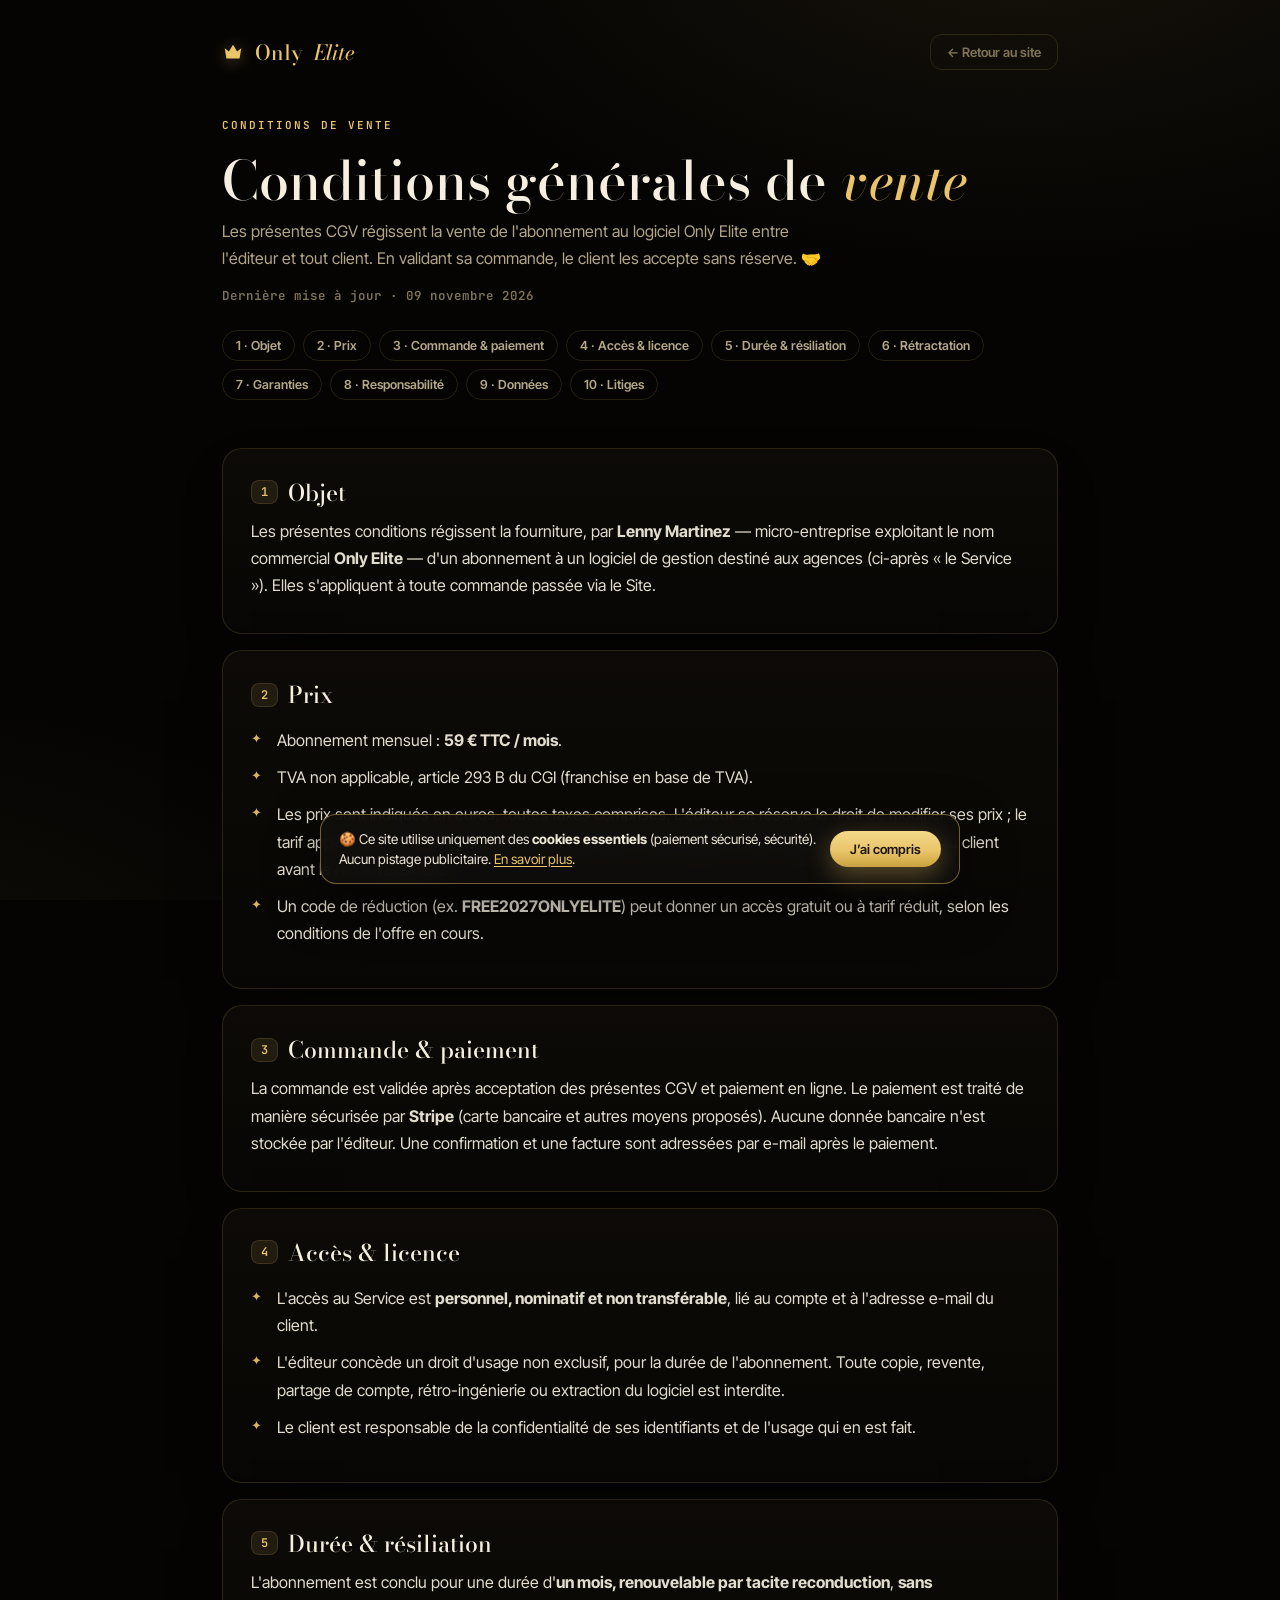
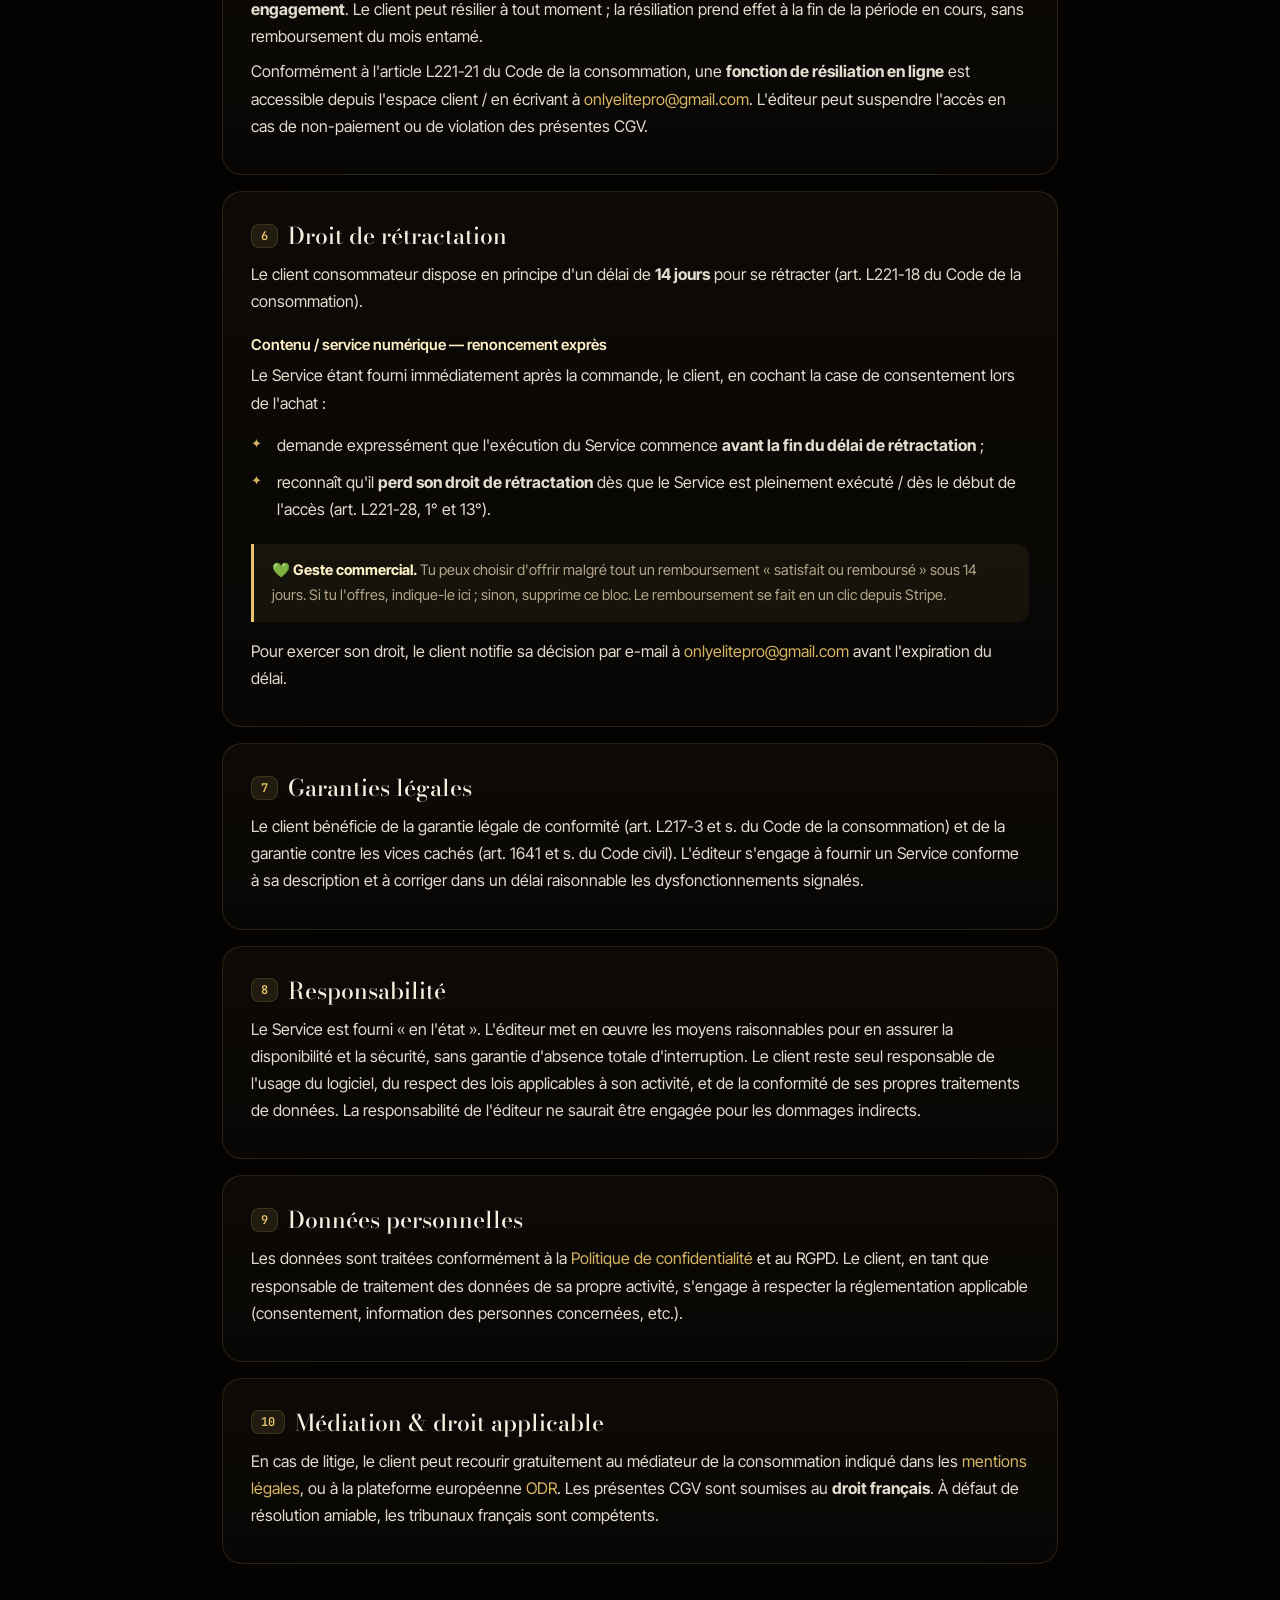
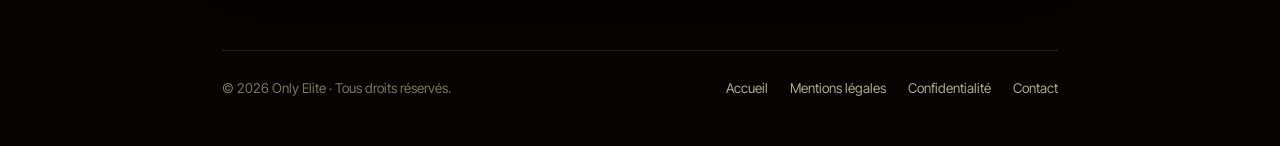
<file: cgv.html>
<!doctype html>
<html lang="fr">
<head>
<meta charset="utf-8">
<meta name="viewport" content="width=device-width,initial-scale=1,viewport-fit=cover">
<title>Conditions générales de vente · Only Elite</title>
<meta name="robots" content="index,follow">
<link rel="canonical" href="https://maltablender.github.io/onlyelite/cgv.html">
<link rel="icon" href="icon-192.png">
<link rel="preconnect" href="https://fonts.googleapis.com">
<link href="https://fonts.googleapis.com/css2?family=Bodoni+Moda:ital,opsz,wght@0,6..96,400..800;1,6..96,400..800&family=Inter+Tight:wght@400;500;600;700&family=JetBrains+Mono:wght@500;600&display=swap" rel="stylesheet">
<link rel="stylesheet" href="legal.css">
</head>
<body>
<div class="bg"></div>
<div class="wrap">
  <header class="top">
    <a class="brand" href="index.html"><svg width="22" height="22" viewBox="0 0 24 24" fill="#e9c46a" aria-hidden="true"><path d="M3 8l4.5 3.5L12 4l4.5 7.5L21 8l-1.8 11H4.8L3 8z"/></svg>Only <em>Elite</em></a>
    <a class="back" href="index.html">← Retour au site</a>
  </header>

  <div class="hero">
    <span class="kw">Conditions de vente</span>
    <h1>Conditions générales de <em>vente</em></h1>
    <p class="sub">Les présentes CGV régissent la vente de l'abonnement au logiciel Only Elite entre l'éditeur et tout client. En validant sa commande, le client les accepte sans réserve. 🤝</p>
    <div class="upd">Dernière mise à jour · 09 novembre 2026</div>
  </div>

  <div class="wrap" style="padding:0">
    <div class="toc">
      <a href="#art1">1 · Objet</a><a href="#art2">2 · Prix</a><a href="#art3">3 · Commande & paiement</a>
      <a href="#art4">4 · Accès & licence</a><a href="#art5">5 · Durée & résiliation</a><a href="#art6">6 · Rétractation</a>
      <a href="#art7">7 · Garanties</a><a href="#art8">8 · Responsabilité</a><a href="#art9">9 · Données</a><a href="#art10">10 · Litiges</a>
    </div>
  </div>

  <main>
    <section class="card" id="art1">
      <h2><span class="n">1</span>Objet</h2>
      <p>Les présentes conditions régissent la fourniture, par <b>Lenny Martinez</b> — micro-entreprise exploitant le nom commercial <b>Only Elite</b> — d'un abonnement à un logiciel de gestion destiné aux agences (ci-après « le Service »). Elles s'appliquent à toute commande passée via le Site.</p>
    </section>

    <section class="card" id="art2">
      <h2><span class="n">2</span>Prix</h2>
      <ul class="clean">
        <li>Abonnement mensuel : <b>59 € TTC / mois</b>.</li>
        <li>TVA non applicable, article 293 B du CGI (franchise en base de TVA).</li>
        <li>Les prix sont indiqués en euros, toutes taxes comprises. L'éditeur se réserve le droit de modifier ses prix ; le tarif applicable est celui en vigueur au moment de la commande, et tout changement est notifié au client avant le renouvellement.</li>
        <li>Un code de réduction (ex. <b>FREE2027ONLYELITE</b>) peut donner un accès gratuit ou à tarif réduit, selon les conditions de l'offre en cours.</li>
      </ul>
    </section>

    <section class="card" id="art3">
      <h2><span class="n">3</span>Commande & paiement</h2>
      <p>La commande est validée après acceptation des présentes CGV et paiement en ligne. Le paiement est traité de manière sécurisée par <b>Stripe</b> (carte bancaire et autres moyens proposés). Aucune donnée bancaire n'est stockée par l'éditeur. Une confirmation et une facture sont adressées par e-mail après le paiement.</p>
    </section>

    <section class="card" id="art4">
      <h2><span class="n">4</span>Accès & licence</h2>
      <ul class="clean">
        <li>L'accès au Service est <b>personnel, nominatif et non transférable</b>, lié au compte et à l'adresse e-mail du client.</li>
        <li>L'éditeur concède un droit d'usage non exclusif, pour la durée de l'abonnement. Toute copie, revente, partage de compte, rétro-ingénierie ou extraction du logiciel est interdite.</li>
        <li>Le client est responsable de la confidentialité de ses identifiants et de l'usage qui en est fait.</li>
      </ul>
    </section>

    <section class="card" id="art5">
      <h2><span class="n">5</span>Durée & résiliation</h2>
      <p>L'abonnement est conclu pour une durée d'<b>un mois, renouvelable par tacite reconduction</b>, <b>sans engagement</b>. Le client peut résilier à tout moment ; la résiliation prend effet à la fin de la période en cours, sans remboursement du mois entamé.</p>
      <p>Conformément à l'article L221-21 du Code de la consommation, une <b>fonction de résiliation en ligne</b> est accessible depuis l'espace client / en écrivant à <a href="mailto:onlyelitepro@gmail.com">onlyelitepro@gmail.com</a>. L'éditeur peut suspendre l'accès en cas de non-paiement ou de violation des présentes CGV.</p>
    </section>

    <section class="card" id="art6">
      <h2><span class="n">6</span>Droit de rétractation</h2>
      <p>Le client consommateur dispose en principe d'un délai de <b>14 jours</b> pour se rétracter (art. L221-18 du Code de la consommation).</p>
      <h3>Contenu / service numérique — renoncement exprès</h3>
      <p>Le Service étant fourni immédiatement après la commande, le client, en cochant la case de consentement lors de l'achat :</p>
      <ul class="clean">
        <li>demande expressément que l'exécution du Service commence <b>avant la fin du délai de rétractation</b> ;</li>
        <li>reconnaît qu'il <b>perd son droit de rétractation</b> dès que le Service est pleinement exécuté / dès le début de l'accès (art. L221-28, 1° et 13°).</li>
      </ul>
      <div class="note">💚 <b>Geste commercial.</b> Tu peux choisir d'offrir malgré tout un remboursement « satisfait ou remboursé » sous 14 jours. Si tu l'offres, indique-le ici ; sinon, supprime ce bloc. Le remboursement se fait en un clic depuis Stripe.</div>
      <p>Pour exercer son droit, le client notifie sa décision par e-mail à <a href="mailto:onlyelitepro@gmail.com">onlyelitepro@gmail.com</a> avant l'expiration du délai.</p>
    </section>

    <section class="card" id="art7">
      <h2><span class="n">7</span>Garanties légales</h2>
      <p>Le client bénéficie de la garantie légale de conformité (art. L217-3 et s. du Code de la consommation) et de la garantie contre les vices cachés (art. 1641 et s. du Code civil). L'éditeur s'engage à fournir un Service conforme à sa description et à corriger dans un délai raisonnable les dysfonctionnements signalés.</p>
    </section>

    <section class="card" id="art8">
      <h2><span class="n">8</span>Responsabilité</h2>
      <p>Le Service est fourni « en l'état ». L'éditeur met en œuvre les moyens raisonnables pour en assurer la disponibilité et la sécurité, sans garantie d'absence totale d'interruption. Le client reste seul responsable de l'usage du logiciel, du respect des lois applicables à son activité, et de la conformité de ses propres traitements de données. La responsabilité de l'éditeur ne saurait être engagée pour les dommages indirects.</p>
    </section>

    <section class="card" id="art9">
      <h2><span class="n">9</span>Données personnelles</h2>
      <p>Les données sont traitées conformément à la <a href="confidentialite.html">Politique de confidentialité</a> et au RGPD. Le client, en tant que responsable de traitement des données de sa propre activité, s'engage à respecter la réglementation applicable (consentement, information des personnes concernées, etc.).</p>
    </section>

    <section class="card" id="art10">
      <h2><span class="n">10</span>Médiation & droit applicable</h2>
      <p>En cas de litige, le client peut recourir gratuitement au médiateur de la consommation indiqué dans les <a href="mentions-legales.html">mentions légales</a>, ou à la plateforme européenne <a href="https://ec.europa.eu/consumers/odr" target="_blank" rel="noopener">ODR</a>. Les présentes CGV sont soumises au <b>droit français</b>. À défaut de résolution amiable, les tribunaux français sont compétents.</p>
    </section>
  </main>

  <footer class="lg">
    <span>© 2026 Only Elite · Tous droits réservés.</span>
    <span class="sp"></span>
    <a href="index.html">Accueil</a>
    <a href="mentions-legales.html">Mentions légales</a>
    <a href="confidentialite.html">Confidentialité</a>
    <a href="mailto:onlyelitepro@gmail.com">Contact</a>
  </footer>
</div>
<script src="cookies.js" defer></script>
</body>
</html>
</file>
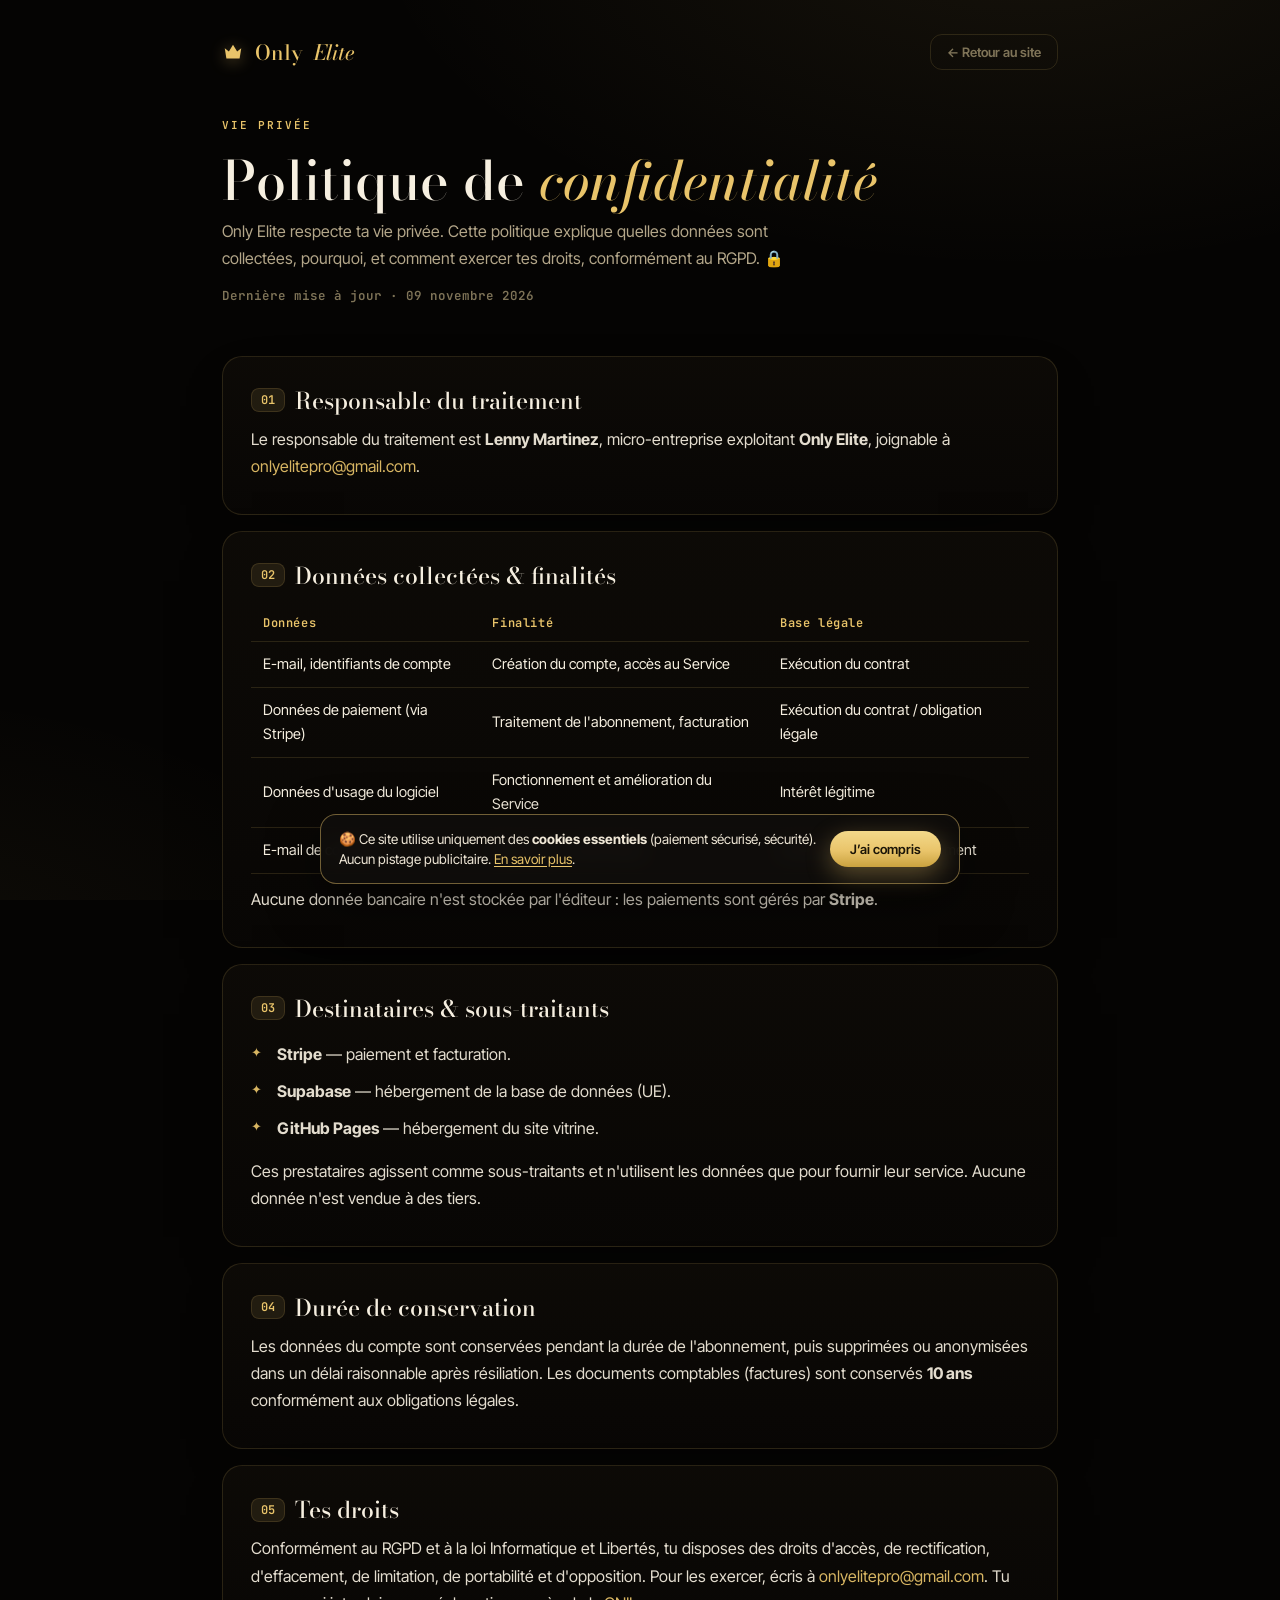
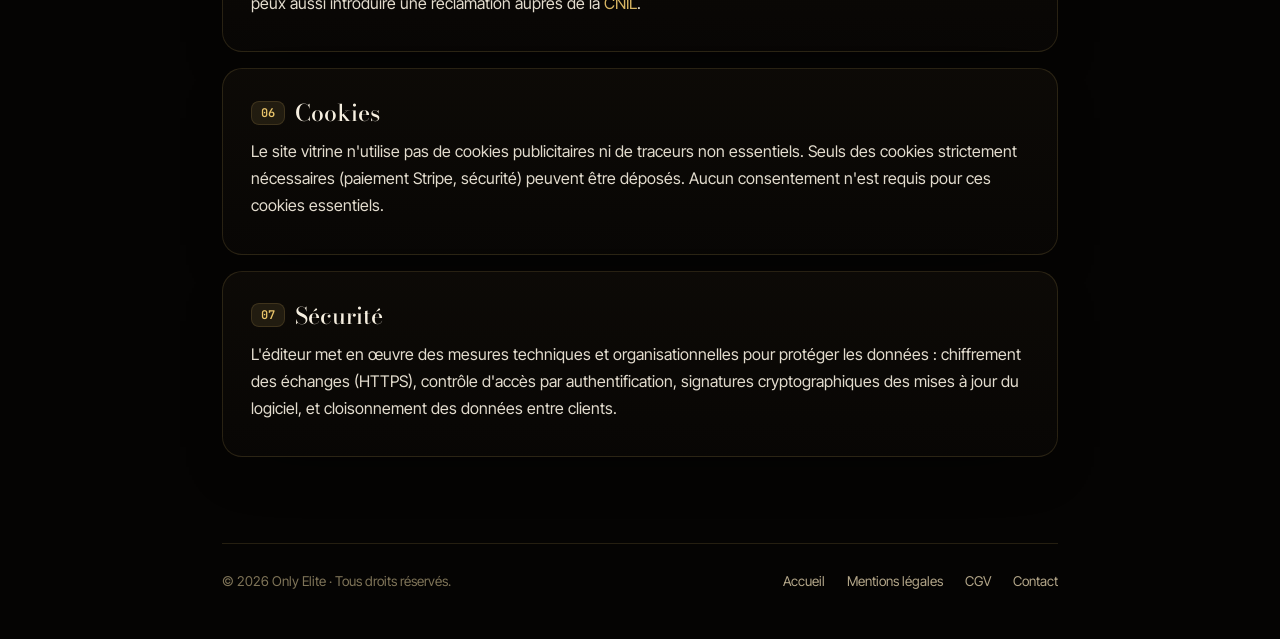
<file: confidentialite.html>
<!doctype html>
<html lang="fr">
<head>
<meta charset="utf-8">
<meta name="viewport" content="width=device-width,initial-scale=1,viewport-fit=cover">
<title>Politique de confidentialité · Only Elite</title>
<meta name="robots" content="index,follow">
<link rel="canonical" href="https://maltablender.github.io/onlyelite/confidentialite.html">
<link rel="icon" href="icon-192.png">
<link rel="preconnect" href="https://fonts.googleapis.com">
<link href="https://fonts.googleapis.com/css2?family=Bodoni+Moda:ital,opsz,wght@0,6..96,400..800;1,6..96,400..800&family=Inter+Tight:wght@400;500;600;700&family=JetBrains+Mono:wght@500;600&display=swap" rel="stylesheet">
<link rel="stylesheet" href="legal.css">
</head>
<body>
<div class="bg"></div>
<div class="wrap">
  <header class="top">
    <a class="brand" href="index.html"><svg width="22" height="22" viewBox="0 0 24 24" fill="#e9c46a" aria-hidden="true"><path d="M3 8l4.5 3.5L12 4l4.5 7.5L21 8l-1.8 11H4.8L3 8z"/></svg>Only <em>Elite</em></a>
    <a class="back" href="index.html">← Retour au site</a>
  </header>

  <div class="hero">
    <span class="kw">Vie privée</span>
    <h1>Politique de <em>confidentialité</em></h1>
    <p class="sub">Only Elite respecte ta vie privée. Cette politique explique quelles données sont collectées, pourquoi, et comment exercer tes droits, conformément au RGPD. 🔒</p>
    <div class="upd">Dernière mise à jour · 09 novembre 2026</div>
  </div>

  <main>
    <section class="card">
      <h2><span class="n">01</span>Responsable du traitement</h2>
      <p>Le responsable du traitement est <b>Lenny Martinez</b>, micro-entreprise exploitant <b>Only Elite</b>, joignable à <a href="mailto:onlyelitepro@gmail.com">onlyelitepro@gmail.com</a>.</p>
    </section>

    <section class="card">
      <h2><span class="n">02</span>Données collectées & finalités</h2>
      <table class="lg">
        <tr><th>Données</th><th>Finalité</th><th>Base légale</th></tr>
        <tr><td>E-mail, identifiants de compte</td><td>Création du compte, accès au Service</td><td>Exécution du contrat</td></tr>
        <tr><td>Données de paiement (via Stripe)</td><td>Traitement de l'abonnement, facturation</td><td>Exécution du contrat / obligation légale</td></tr>
        <tr><td>Données d'usage du logiciel</td><td>Fonctionnement et amélioration du Service</td><td>Intérêt légitime</td></tr>
        <tr><td>E-mail de contact</td><td>Réponse aux demandes</td><td>Intérêt légitime / consentement</td></tr>
      </table>
      <p>Aucune donnée bancaire n'est stockée par l'éditeur : les paiements sont gérés par <b>Stripe</b>.</p>
    </section>

    <section class="card">
      <h2><span class="n">03</span>Destinataires & sous-traitants</h2>
      <ul class="clean">
        <li><b>Stripe</b> — paiement et facturation.</li>
        <li><b>Supabase</b> — hébergement de la base de données (UE).</li>
        <li><b>GitHub Pages</b> — hébergement du site vitrine.</li>
      </ul>
      <p>Ces prestataires agissent comme sous-traitants et n'utilisent les données que pour fournir leur service. Aucune donnée n'est vendue à des tiers.</p>
    </section>

    <section class="card">
      <h2><span class="n">04</span>Durée de conservation</h2>
      <p>Les données du compte sont conservées pendant la durée de l'abonnement, puis supprimées ou anonymisées dans un délai raisonnable après résiliation. Les documents comptables (factures) sont conservés <b>10 ans</b> conformément aux obligations légales.</p>
    </section>

    <section class="card">
      <h2><span class="n">05</span>Tes droits</h2>
      <p>Conformément au RGPD et à la loi Informatique et Libertés, tu disposes des droits d'accès, de rectification, d'effacement, de limitation, de portabilité et d'opposition. Pour les exercer, écris à <a href="mailto:onlyelitepro@gmail.com">onlyelitepro@gmail.com</a>. Tu peux aussi introduire une réclamation auprès de la <a href="https://www.cnil.fr" target="_blank" rel="noopener">CNIL</a>.</p>
    </section>

    <section class="card" id="cookies">
      <h2><span class="n">06</span>Cookies</h2>
      <p>Le site vitrine n'utilise pas de cookies publicitaires ni de traceurs non essentiels. Seuls des cookies strictement nécessaires (paiement Stripe, sécurité) peuvent être déposés. Aucun consentement n'est requis pour ces cookies essentiels.</p>
    </section>

    <section class="card">
      <h2><span class="n">07</span>Sécurité</h2>
      <p>L'éditeur met en œuvre des mesures techniques et organisationnelles pour protéger les données : chiffrement des échanges (HTTPS), contrôle d'accès par authentification, signatures cryptographiques des mises à jour du logiciel, et cloisonnement des données entre clients.</p>
    </section>
  </main>

  <footer class="lg">
    <span>© 2026 Only Elite · Tous droits réservés.</span>
    <span class="sp"></span>
    <a href="index.html">Accueil</a>
    <a href="mentions-legales.html">Mentions légales</a>
    <a href="cgv.html">CGV</a>
    <a href="mailto:onlyelitepro@gmail.com">Contact</a>
  </footer>
</div>
<script src="cookies.js" defer></script>
</body>
</html>
</file>
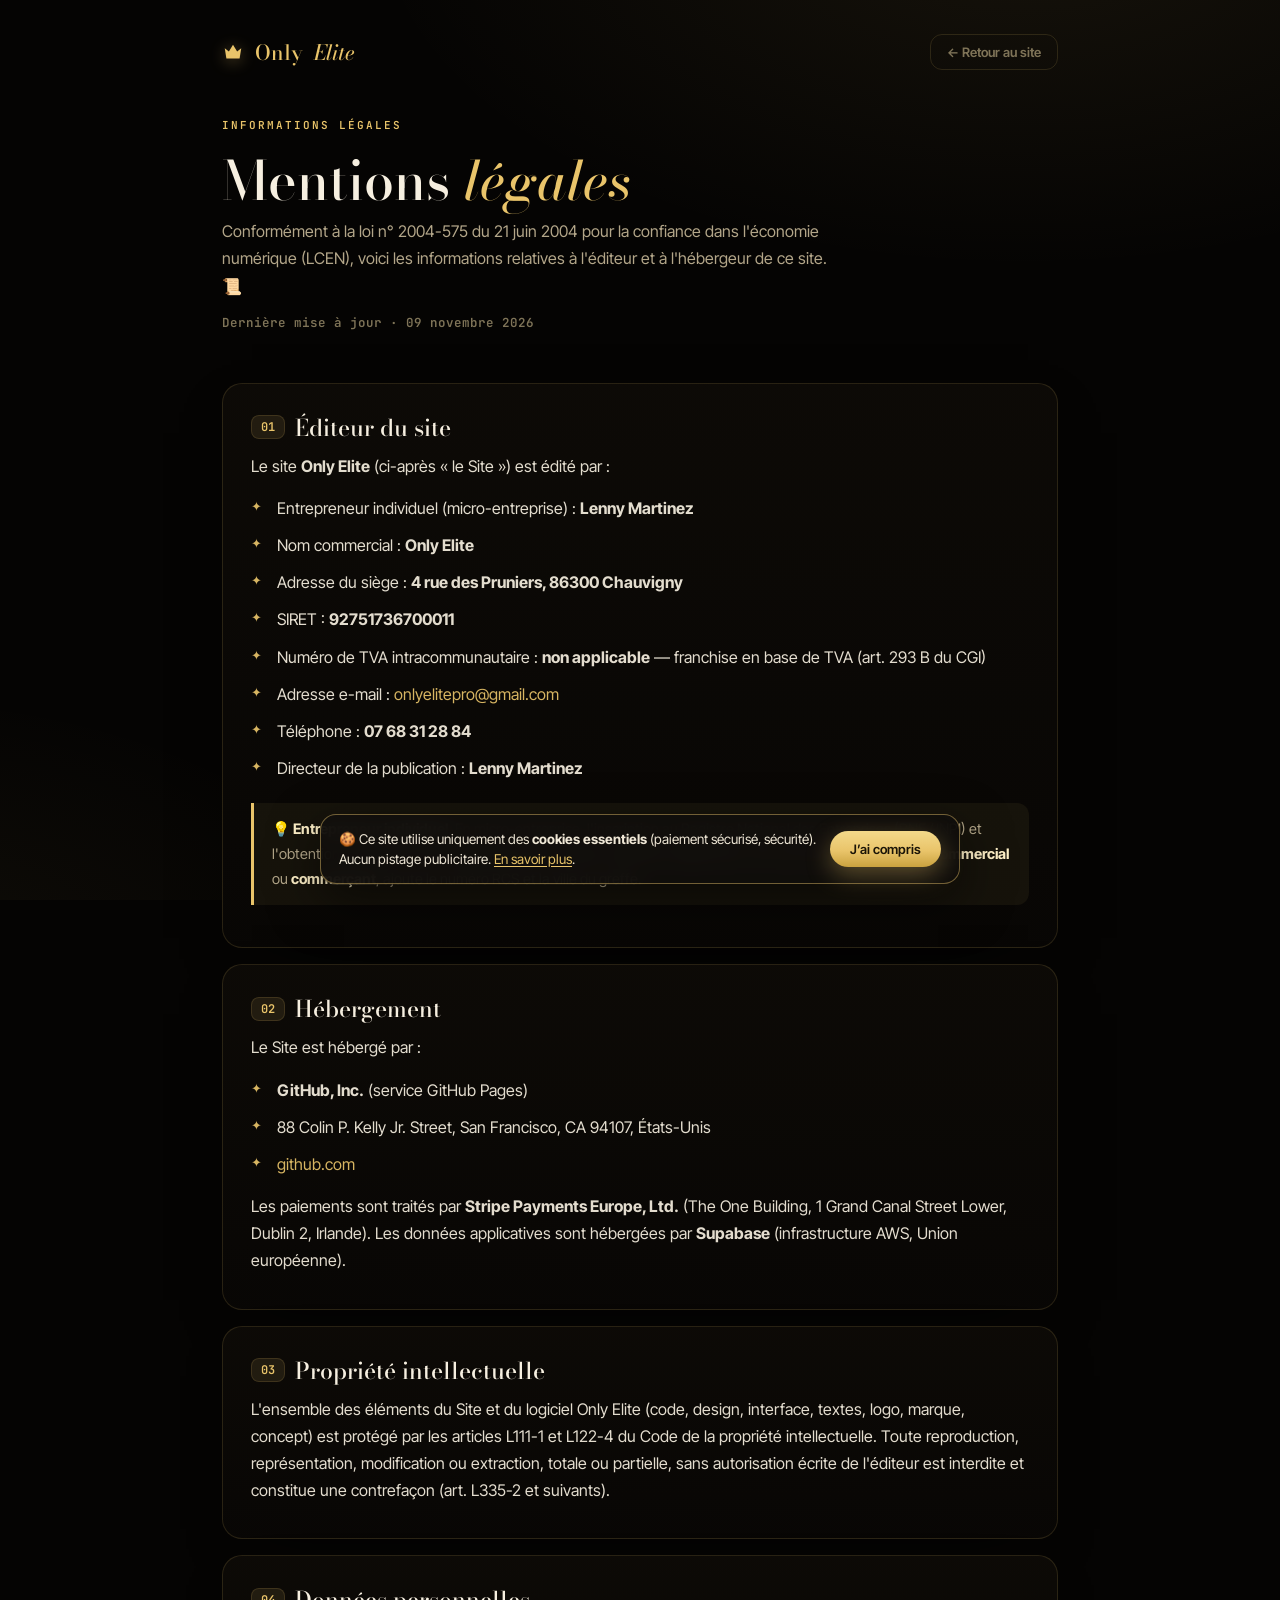
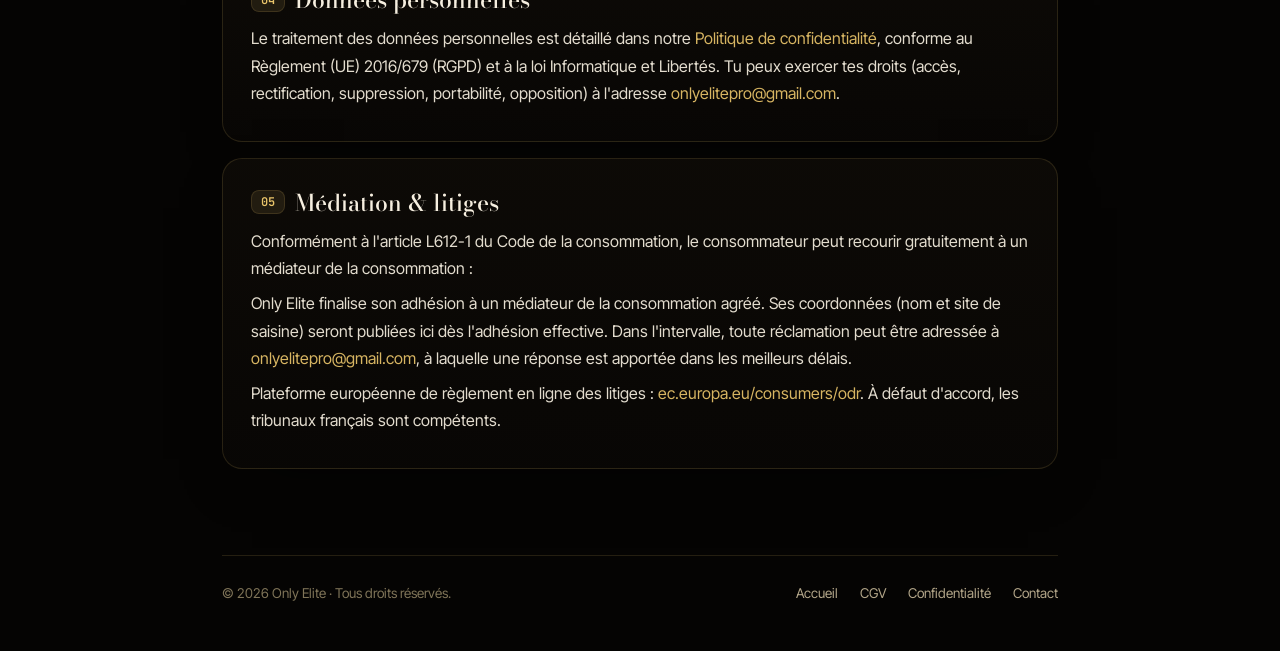
<file: mentions-legales.html>
<!doctype html>
<html lang="fr">
<head>
<meta charset="utf-8">
<meta name="viewport" content="width=device-width,initial-scale=1,viewport-fit=cover">
<title>Mentions légales · Only Elite</title>
<meta name="robots" content="index,follow">
<link rel="canonical" href="https://maltablender.github.io/onlyelite/mentions-legales.html">
<link rel="icon" href="icon-192.png">
<link rel="preconnect" href="https://fonts.googleapis.com">
<link href="https://fonts.googleapis.com/css2?family=Bodoni+Moda:ital,opsz,wght@0,6..96,400..800;1,6..96,400..800&family=Inter+Tight:wght@400;500;600;700&family=JetBrains+Mono:wght@500;600&display=swap" rel="stylesheet">
<link rel="stylesheet" href="legal.css">
</head>
<body>
<div class="bg"></div>
<div class="wrap">
  <header class="top">
    <a class="brand" href="index.html"><svg width="22" height="22" viewBox="0 0 24 24" fill="#e9c46a" aria-hidden="true"><path d="M3 8l4.5 3.5L12 4l4.5 7.5L21 8l-1.8 11H4.8L3 8z"/></svg>Only <em>Elite</em></a>
    <a class="back" href="index.html">← Retour au site</a>
  </header>

  <div class="hero">
    <span class="kw">Informations légales</span>
    <h1>Mentions <em>légales</em></h1>
    <p class="sub">Conformément à la loi n° 2004-575 du 21 juin 2004 pour la confiance dans l'économie numérique (LCEN), voici les informations relatives à l'éditeur et à l'hébergeur de ce site. 📜</p>
    <div class="upd">Dernière mise à jour · 09 novembre 2026</div>
  </div>

  <main>
    <section class="card">
      <h2><span class="n">01</span>Éditeur du site</h2>
      <p>Le site <b>Only Elite</b> (ci-après « le Site ») est édité par :</p>
      <ul class="clean">
        <li>Entrepreneur individuel (micro-entreprise) : <b>Lenny Martinez</b></li>
        <li>Nom commercial : <b>Only Elite</b></li>
        <li>Adresse du siège : <b>4 rue des Pruniers, 86300 Chauvigny</b></li>
        <li>SIRET : <b>92751736700011</b></li>
        <li>Numéro de TVA intracommunautaire : <b>non applicable</b> — franchise en base de TVA (art. 293 B du CGI)</li>
        <li>Adresse e-mail : <a href="mailto:onlyelitepro@gmail.com">onlyelitepro@gmail.com</a></li>
        <li>Téléphone : <b>07 68 31 28 84</b></li>
        <li>Directeur de la publication : <b>Lenny Martinez</b></li>
      </ul>
      <div class="note">💡 <b>Entrepreneur individuel.</b> En micro-entreprise, l'inscription au Registre National des Entreprises (RNE / INPI) et l'obtention d'un SIRET sont obligatoires pour vendre et déclarer légalement. Si tu es inscrit comme <b>agent commercial</b> ou <b>commerçant</b>, ajoute le numéro RCS et la ville du greffe.</div>
    </section>

    <section class="card">
      <h2><span class="n">02</span>Hébergement</h2>
      <p>Le Site est hébergé par :</p>
      <ul class="clean">
        <li><b>GitHub, Inc.</b> (service GitHub Pages)</li>
        <li>88 Colin P. Kelly Jr. Street, San Francisco, CA 94107, États-Unis</li>
        <li><a href="https://github.com" target="_blank" rel="noopener">github.com</a></li>
      </ul>
      <p>Les paiements sont traités par <b>Stripe Payments Europe, Ltd.</b> (The One Building, 1 Grand Canal Street Lower, Dublin 2, Irlande). Les données applicatives sont hébergées par <b>Supabase</b> (infrastructure AWS, Union européenne).</p>
    </section>

    <section class="card">
      <h2><span class="n">03</span>Propriété intellectuelle</h2>
      <p>L'ensemble des éléments du Site et du logiciel Only Elite (code, design, interface, textes, logo, marque, concept) est protégé par les articles L111-1 et L122-4 du Code de la propriété intellectuelle. Toute reproduction, représentation, modification ou extraction, totale ou partielle, sans autorisation écrite de l'éditeur est interdite et constitue une contrefaçon (art. L335-2 et suivants).</p>
    </section>

    <section class="card">
      <h2><span class="n">04</span>Données personnelles</h2>
      <p>Le traitement des données personnelles est détaillé dans notre <a href="confidentialite.html">Politique de confidentialité</a>, conforme au Règlement (UE) 2016/679 (RGPD) et à la loi Informatique et Libertés. Tu peux exercer tes droits (accès, rectification, suppression, portabilité, opposition) à l'adresse <a href="mailto:onlyelitepro@gmail.com">onlyelitepro@gmail.com</a>.</p>
    </section>

    <section class="card">
      <h2><span class="n">05</span>Médiation & litiges</h2>
      <p>Conformément à l'article L612-1 du Code de la consommation, le consommateur peut recourir gratuitement à un médiateur de la consommation :</p>
      <p>Only Elite finalise son adhésion à un médiateur de la consommation agréé. Ses coordonnées (nom et site de saisine) seront publiées ici dès l'adhésion effective. Dans l'intervalle, toute réclamation peut être adressée à <a href="mailto:onlyelitepro@gmail.com">onlyelitepro@gmail.com</a>, à laquelle une réponse est apportée dans les meilleurs délais.</p>
      <p>Plateforme européenne de règlement en ligne des litiges : <a href="https://ec.europa.eu/consumers/odr" target="_blank" rel="noopener">ec.europa.eu/consumers/odr</a>. À défaut d'accord, les tribunaux français sont compétents.</p>
    </section>
  </main>

  <footer class="lg">
    <span>© 2026 Only Elite · Tous droits réservés.</span>
    <span class="sp"></span>
    <a href="index.html">Accueil</a>
    <a href="cgv.html">CGV</a>
    <a href="confidentialite.html">Confidentialité</a>
    <a href="mailto:onlyelitepro@gmail.com">Contact</a>
  </footer>
</div>
<script src="cookies.js" defer></script>
</body>
</html>
</file>
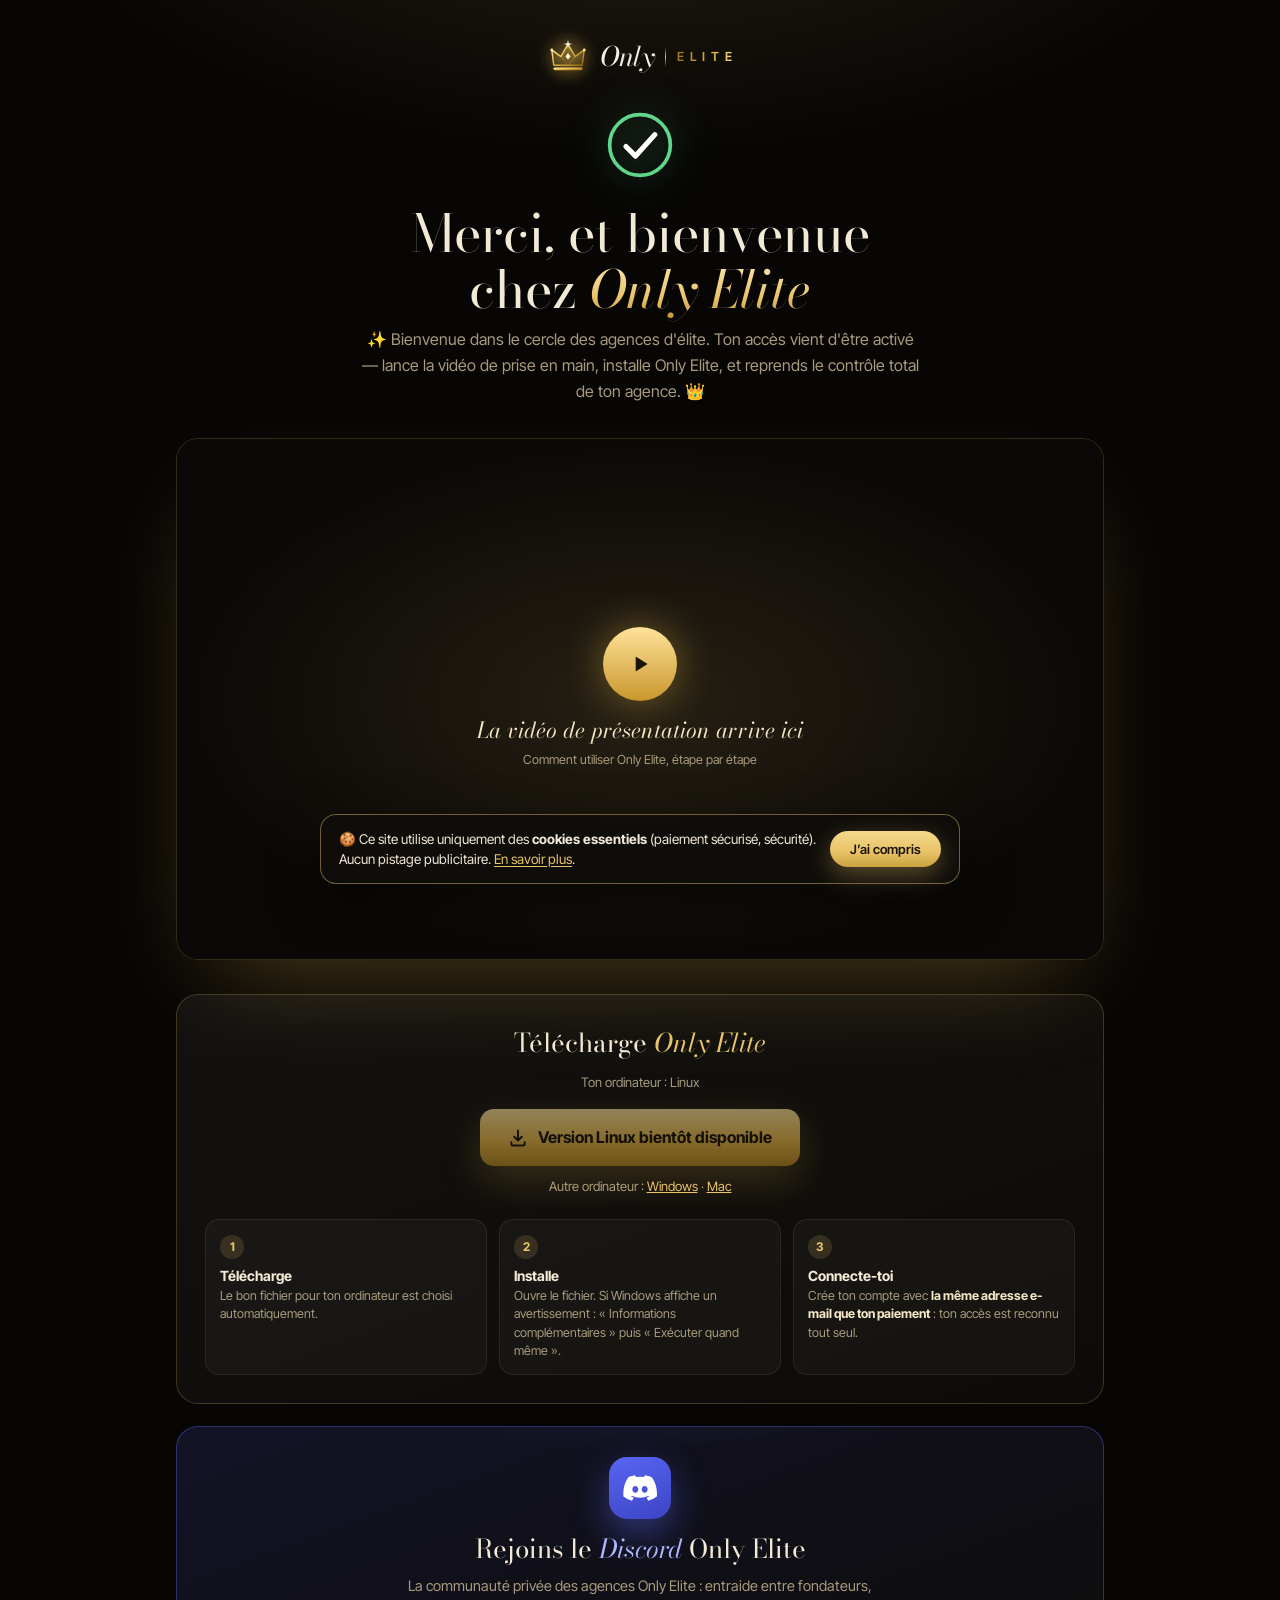
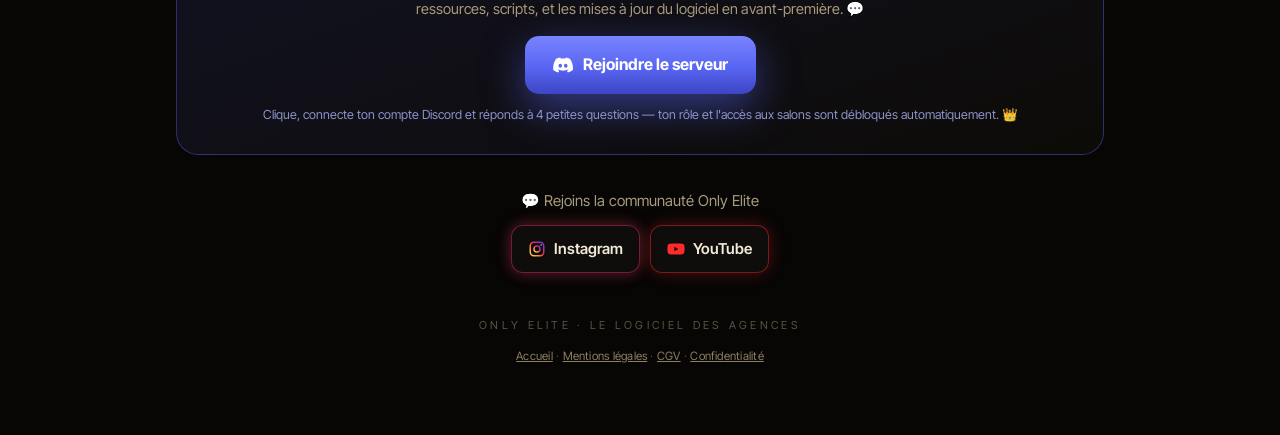
<file: merci.html>
<!doctype html>
<html lang="fr">
<head>
<meta charset="utf-8">
<meta name="viewport" content="width=device-width,initial-scale=1,viewport-fit=cover">
<title>Bienvenue · Only Elite</title>
<meta name="robots" content="noindex,nofollow">
<meta name="theme-color" content="#070605">
<link rel="icon" href="icon-192.png">
<link rel="stylesheet" href="https://fonts.googleapis.com/css2?family=Bodoni+Moda:ital,opsz,wght@1,6..96,400&family=Inter+Tight:wght@400;600;700&display=swap">
<style>
:root{--bg:#070605;--txt:#f3ead6;--mut:#a89a7c;--gold:#e9c46a;--line:rgba(233,196,106,.22)}
*{box-sizing:border-box}html,body{margin:0}
body{min-height:100vh;background:radial-gradient(1100px 600px at 50% -10%,rgba(233,196,106,.16),transparent 60%),var(--bg);color:var(--txt);font:15px/1.6 "Inter Tight",-apple-system,"Segoe UI",Roboto,Arial,sans-serif;overflow-x:hidden}
main{width:min(960px,100%);margin:0 auto;padding:40px 16px 70px}
header{display:flex;justify-content:center;margin-bottom:34px}
.hero{text-align:center;animation:in .8s cubic-bezier(.2,.8,.2,1) both}
@keyframes in{from{opacity:0;transform:translateY(12px);filter:blur(8px)}}
.ok{width:74px;height:74px;margin:0 auto 10px;filter:drop-shadow(0 0 18px rgba(95,214,138,.5))}
.ok circle{stroke-dasharray:260;stroke-dashoffset:260;animation:d .8s .2s ease forwards}.ok path{stroke-dasharray:60;stroke-dashoffset:60;animation:d .45s .85s ease forwards}@keyframes d{to{stroke-dashoffset:0}}
h1{font:400 clamp(32px,6vw,52px)/1.08 "Bodoni Moda",Georgia,serif;margin:6px 0 10px}h1 em{font-style:italic;background:linear-gradient(180deg,#fff1c4,#e9c46a 60%,#b07d24);-webkit-background-clip:text;background-clip:text;color:transparent}
.sub{color:var(--mut);max-width:560px;margin:0 auto;font-size:16px}
.video{margin:34px auto 0;border-radius:22px;overflow:hidden;border:1px solid var(--line);background:#000;aspect-ratio:16/9;position:relative;box-shadow:0 40px 100px -40px rgba(242,193,78,.35)}
.video iframe,.video video{position:absolute;inset:0;width:100%;height:100%;border:0}
.vph{position:absolute;inset:0;display:grid;place-items:center;text-align:center;background:radial-gradient(closest-side,rgba(233,196,106,.12),transparent),#0b0907;color:var(--mut)}
.vph b{display:block;font:400 22px "Bodoni Moda",Georgia,serif;font-style:italic;color:#f3e6c4;margin-top:12px}
.play{width:74px;height:74px;border-radius:50%;margin:0 auto;display:grid;place-items:center;background:linear-gradient(180deg,#ffe39a,#c9962c);box-shadow:0 0 40px rgba(242,193,78,.4)}
.dl{margin:34px auto 0;padding:28px;border-radius:22px;border:1px solid var(--line);background:linear-gradient(160deg,rgba(255,255,255,.05),rgba(233,196,106,.03));text-align:center}
.dl h2{font:400 26px "Bodoni Moda",Georgia,serif;margin:0 0 6px}.dl h2 em{font-style:italic;color:var(--gold)}
.btn{display:inline-flex;align-items:center;gap:10px;margin-top:16px;padding:16px 28px;border-radius:14px;font-weight:700;font-size:16px;text-decoration:none;color:#1a1306;background:linear-gradient(180deg,#ffe39a,#e9b949 55%,#b9871f);box-shadow:0 14px 40px rgba(233,185,73,.35);transition:transform .15s}
.btn:hover{transform:translateY(-2px)}.btn[aria-disabled=true]{opacity:.55;pointer-events:none}
.os{margin-top:10px;color:var(--mut);font-size:13px}.os a{color:var(--gold)}
.steps{display:grid;grid-template-columns:repeat(3,1fr);gap:12px;margin-top:22px;text-align:left}
.st{padding:14px;border-radius:14px;background:rgba(255,255,255,.035);border:1px solid rgba(255,255,255,.07)}
.st i{display:inline-grid;place-items:center;width:24px;height:24px;border-radius:50%;background:rgba(233,196,106,.15);color:var(--gold);font-style:normal;font-weight:700;font-size:12px;margin-bottom:6px}
.st>b{display:block;font-size:14px}.st small b{color:#f3e6c4}.st small{color:var(--mut);font-size:12.5px;line-height:1.45;display:block}
.mac{margin:18px auto 0;max-width:640px;text-align:left}.mac p{color:var(--mut);font-size:13.5px;margin:6px 0}
.cmd{display:flex;gap:8px;align-items:stretch;margin:10px 0}.cmd code{flex:1;min-width:0;overflow:auto;white-space:nowrap;padding:12px 14px;border-radius:12px;background:#000;border:1px solid var(--line);font:12.5px ui-monospace,Menlo,Consolas,monospace;color:#f3e6c4}
.cmd button{all:unset;cursor:pointer;padding:0 16px;border-radius:12px;font-weight:700;font-size:13px;color:#1a1306;background:linear-gradient(180deg,#ffe39a,#e9b949)}
.mac a{color:var(--gold)}.mac ol{margin:8px 0 0 18px;padding:0;color:#d8ccb0;font-size:13.5px}.mac small{color:#8c7f63}
.soc{margin-top:34px;text-align:center}.soc p{color:var(--mut);margin:0 0 12px}
.soc .row{display:flex;gap:10px;justify-content:center;flex-wrap:wrap}
.soc a{display:inline-flex;align-items:center;gap:8px;padding:11px 16px;border-radius:12px;border:1px solid var(--line);color:var(--txt);text-decoration:none;font-weight:600;background:rgba(255,255,255,.03);transition:box-shadow .22s,border-color .22s,transform .15s}
.soc a:hover{transform:translateY(-2px)}
.soc a.off{opacity:.45;pointer-events:none;box-shadow:none!important}
.soc svg{width:18px;height:18px}
#sIg{border-color:rgba(214,41,118,.5);box-shadow:0 0 16px rgba(214,41,118,.3),0 0 16px rgba(249,126,30,.14)}
#sIg:hover{border-color:rgba(214,41,118,.85);box-shadow:0 0 26px rgba(214,41,118,.55),0 0 22px rgba(249,126,30,.3)}
#sYt svg{color:#ff2a2a}
#sYt{border-color:rgba(255,42,42,.45);box-shadow:0 0 16px rgba(255,42,42,.28)}
#sYt:hover{border-color:rgba(255,42,42,.85);box-shadow:0 0 26px rgba(255,42,42,.55)}
#sDc svg{color:#7984ff}
#sDc{border-color:rgba(88,101,242,.55);box-shadow:0 0 16px rgba(88,101,242,.32)}
#sDc:hover{border-color:rgba(88,101,242,.95);box-shadow:0 0 26px rgba(88,101,242,.6)}
.dc{margin:22px auto 0;padding:30px 28px;border-radius:22px;text-align:center;position:relative;overflow:hidden;border:1px solid rgba(88,101,242,.4);background:radial-gradient(600px 220px at 50% -40%,rgba(88,101,242,.28),transparent 70%),linear-gradient(160deg,rgba(88,101,242,.14),rgba(233,196,106,.03))}
.dc-badge{display:inline-flex;align-items:center;width:62px;height:62px;border-radius:18px;justify-content:center;margin:0 auto 10px;background:linear-gradient(160deg,#5865f2,#3c45c4);box-shadow:0 14px 36px rgba(88,101,242,.45)}
.dc-badge svg{width:34px;height:34px;color:#fff}
.dc h2{font:400 26px "Bodoni Moda",Georgia,serif;margin:0 0 6px}.dc h2 em{font-style:italic;color:#aeb6ff}
.dc p{color:var(--mut);max-width:520px;margin:0 auto;font-size:14.5px}
.dcb{color:#fff!important;background:linear-gradient(180deg,#7984ff,#5865f2 55%,#3c45c4)!important;box-shadow:0 14px 40px rgba(88,101,242,.5)!important}
.dc small{display:block;margin-top:12px;color:#8c93c9;font-size:12.5px;line-height:1.5}
footer{margin-top:44px;text-align:center;color:#5c5242;font-size:11px;letter-spacing:.3em}
@media(max-width:720px){.steps{grid-template-columns:1fr}}
/* ===== logo officiel Only Elite ===== */
.oel{--oel:1;display:inline-flex;align-items:center;gap:calc(12px*var(--oel));line-height:1;color:#f4efe4;vertical-align:middle}
.oel-c{position:relative;width:calc(40px*var(--oel));height:calc(34px*var(--oel));display:grid;place-items:center;flex:none}
.oel-c::before{content:"";position:absolute;inset:calc(-10px*var(--oel));border-radius:50%;background:radial-gradient(circle,rgba(242,193,78,.32),transparent 65%);filter:blur(6px);animation:oelBreathe 4.5s ease-in-out infinite}
.oel-c svg{position:relative;width:100%;height:100%;overflow:visible;filter:drop-shadow(0 0 8px rgba(242,193,78,.45))}
.oel-s{transform-origin:24px 4.5px;transform-box:view-box;animation:oelTw 3.6s ease-in-out infinite}
.oel-l{stroke-dasharray:150;stroke-dashoffset:150;animation:oelDraw 1.8s .15s cubic-bezier(.65,.05,.25,1) forwards}
.oel-w{display:flex;align-items:center;gap:calc(11px*var(--oel))}
.oel-o{font-family:"Bodoni Moda","Didot","Bodoni 72",Georgia,serif;font-style:italic;font-weight:400;font-size:calc(27px*var(--oel));letter-spacing:-.01em;color:#f4efe4;transform:translateY(-1px)}
.oel-r{width:1px;height:calc(20px*var(--oel));background:linear-gradient(transparent,#f2c14e,transparent)}
.oel-e{font-family:"Inter Tight","Geist",system-ui,-apple-system,"Segoe UI",sans-serif;font-weight:600;font-size:calc(12.5px*var(--oel));letter-spacing:.46em;margin-right:-.46em;background:linear-gradient(100deg,#9c7219 0%,#f2c14e 30%,#fff6d8 50%,#f2c14e 70%,#9c7219 100%);background-size:240% 100%;-webkit-background-clip:text;background-clip:text;color:transparent;animation:oelSheen 6s ease-in-out infinite}
@keyframes oelBreathe{0%,100%{opacity:.55;transform:scale(.92)}50%{opacity:1;transform:scale(1.08)}}
@keyframes oelTw{0%,62%,100%{opacity:0;transform:scale(.2) rotate(0)}74%{opacity:1;transform:scale(1) rotate(45deg)}86%{opacity:0;transform:scale(.3) rotate(90deg)}}
@keyframes oelDraw{to{stroke-dashoffset:0}}
@keyframes oelSheen{0%,100%{background-position:100% 0}50%{background-position:0 0}}
@media (prefers-reduced-motion:reduce){.oel *,.oel-c::before{animation:none!important}.oel-l{stroke-dashoffset:0}}


</style>
</head>
<body>
<main>
<header><span class="oel"><span class="oel-c"><svg viewBox="0 0 48 40" aria-hidden="true"><defs><linearGradient id="oelG" x1="0" y1="0" x2="1" y2="1"><stop offset="0" stop-color="#fff3cc"/><stop offset=".42" stop-color="#f2c14e"/><stop offset="1" stop-color="#8a6212"/></linearGradient><linearGradient id="oelF" x1="0" y1="0" x2="0" y2="1"><stop offset="0" stop-color="#f2c14e" stop-opacity=".34"/><stop offset="1" stop-color="#f2c14e" stop-opacity=".04"/></linearGradient></defs><path d="M7 30 L4.5 11.5 L15.5 19.5 L24 4.5 L32.5 19.5 L43.5 11.5 L41 30 Z" fill="url(#oelF)"/><path d="M15.5 19.5 L24 30 L32.5 19.5 M24 4.5 L24 13" fill="none" stroke="#f2c14e" stroke-opacity=".45" stroke-width=".7"/><path class="oel-l" d="M7 30 L4.5 11.5 L15.5 19.5 L24 4.5 L32.5 19.5 L43.5 11.5 L41 30 Z" fill="none" stroke="url(#oelG)" stroke-width="1.7" stroke-linejoin="round"/><rect x="6.5" y="32.6" width="35" height="3.2" rx="1.6" fill="url(#oelG)"/><path d="M24 15.2 l3.1 4.1 -3.1 4.1 -3.1 -4.1z" fill="#fff3cc"/><circle cx="4.5" cy="11.5" r="1.7" fill="#ffe6a6"/><circle cx="43.5" cy="11.5" r="1.7" fill="#ffe6a6"/><circle cx="24" cy="4.5" r="2" fill="#fff3cc"/><path class="oel-s" d="M24 -1.6 L24.7 3.8 L30 4.5 L24.7 5.2 L24 10.6 L23.3 5.2 L18 4.5 L23.3 3.8 Z" fill="#fffaf0"/></svg></span><span class="oel-w"><span class="oel-o">Only</span><span class="oel-r" aria-hidden="true"></span><span class="oel-e">ELITE</span></span></span>
</header>
<section class="hero">
  <svg class="ok" viewBox="0 0 100 100" aria-hidden="true"><circle cx="50" cy="50" r="41" fill="none" stroke="#5fd68a" stroke-width="5"/><path d="M31 52l13 13 26-29" fill="none" stroke="#fff" stroke-width="7" stroke-linecap="round" stroke-linejoin="round"/></svg>
  <h1>Merci, et bienvenue<br>chez <em>Only Elite</em></h1>
  <p class="sub">✨ Bienvenue dans le cercle des agences d'élite. Ton accès vient d'être activé — lance la vidéo de prise en main, installe Only Elite, et reprends le contrôle total de ton agence. 👑</p>
</section>
<div class="video" id="video"><div class="vph"><div><div class="play"><svg width="26" height="26" viewBox="0 0 24 24" fill="#1a1306"><path d="M8 5v14l11-7z"/></svg></div><b>La vidéo de présentation arrive ici</b><small>Comment utiliser Only Elite, étape par étape</small></div></div></div>
<section class="dl">
  <h2>Télécharge <em>Only Elite</em></h2>
  <div id="dlTxt" class="os">Détection de ton ordinateur…</div>
  <a class="btn" id="dlBtn" href="#" aria-disabled="true"><svg width="20" height="20" viewBox="0 0 24 24" fill="none" stroke="currentColor" stroke-width="2.4" stroke-linecap="round" stroke-linejoin="round"><path d="M12 3v12m0 0-4.5-4.5M12 15l4.5-4.5"/><path d="M4 17v2a2 2 0 0 0 2 2h12a2 2 0 0 0 2-2v-2"/></svg><span>Télécharger</span></a>
  <div class="os" id="dlOther"></div>
  <div class="mac" id="mac" hidden></div>
  <div class="steps">
    <div class="st"><i>1</i><b>Télécharge</b><small>Le bon fichier pour ton ordinateur est choisi automatiquement.</small></div>
    <div class="st"><i>2</i><b>Installe</b><small>Ouvre le fichier. Si Windows affiche un avertissement : « Informations complémentaires » puis « Exécuter quand même ».</small></div>
    <div class="st"><i>3</i><b>Connecte-toi</b><small>Crée ton compte avec <b>la même adresse e-mail que ton paiement</b> : ton accès est reconnu tout seul.</small></div>
  </div>
</section>
<section class="dc">
  <span class="dc-badge"><svg viewBox="0 0 24 24" fill="currentColor"><path d="M20.3 4.4A19.8 19.8 0 0 0 15.4 3l-.6 1.3a18.3 18.3 0 0 0-5.6 0L8.6 3a19.7 19.7 0 0 0-4.9 1.4C.6 9 0 13.5.3 18a19.9 19.9 0 0 0 6 3l1.3-2.1a12.9 12.9 0 0 1-2-1l.5-.4a14.2 14.2 0 0 0 12 0l.5.4c-.7.4-1.3.7-2 1l1.3 2.1a19.9 19.9 0 0 0 6-3c.4-5.2-.7-9.7-3.6-13.6zM8.7 15.3c-1.2 0-2.1-1.1-2.1-2.4s.9-2.4 2.1-2.4 2.2 1.1 2.1 2.4c0 1.3-.9 2.4-2.1 2.4zm6.6 0c-1.2 0-2.1-1.1-2.1-2.4s.9-2.4 2.1-2.4 2.2 1.1 2.1 2.4c0 1.3-.9 2.4-2.1 2.4z"/></svg></span>
  <h2>Rejoins le <em>Discord</em> Only Elite</h2>
  <p>La communauté privée des agences Only Elite : entraide entre fondateurs, ressources, scripts, et les mises à jour du logiciel en avant-première. 💬</p>
  <a class="btn dcb" id="dcBtn" href="#" target="_blank" rel="noopener" aria-disabled="true"><svg width="20" height="20" viewBox="0 0 24 24" fill="currentColor"><path d="M20.3 4.4A19.8 19.8 0 0 0 15.4 3l-.6 1.3a18.3 18.3 0 0 0-5.6 0L8.6 3a19.7 19.7 0 0 0-4.9 1.4C.6 9 0 13.5.3 18a19.9 19.9 0 0 0 6 3l1.3-2.1a12.9 12.9 0 0 1-2-1l.5-.4a14.2 14.2 0 0 0 12 0l.5.4c-.7.4-1.3.7-2 1l1.3 2.1a19.9 19.9 0 0 0 6-3c.4-5.2-.7-9.7-3.6-13.6zM8.7 15.3c-1.2 0-2.1-1.1-2.1-2.4s.9-2.4 2.1-2.4 2.2 1.1 2.1 2.4c0 1.3-.9 2.4-2.1 2.4zm6.6 0c-1.2 0-2.1-1.1-2.1-2.4s.9-2.4 2.1-2.4 2.2 1.1 2.1 2.4c0 1.3-.9 2.4-2.1 2.4z"/></svg><span>Rejoindre le serveur</span></a>
  <small>Clique, connecte ton compte Discord et réponds à 4 petites questions — ton rôle et l'accès aux salons sont débloqués automatiquement. 👑</small>
</section>
<section class="soc">
  <p>💬 Rejoins la communauté Only Elite</p>
  <div class="row">
    <a id="sIg" class="off" target="_blank" rel="noopener"><svg viewBox="0 0 24 24" fill="none" stroke="url(#igG)" stroke-width="2"><defs><linearGradient id="igG" x1="0" y1="1" x2="1" y2="0"><stop offset="0" stop-color="#feda75"/><stop offset=".35" stop-color="#fa7e1e"/><stop offset=".6" stop-color="#d62976"/><stop offset=".85" stop-color="#962fbf"/><stop offset="1" stop-color="#4f5bd5"/></linearGradient></defs><rect x="3" y="3" width="18" height="18" rx="5"/><circle cx="12" cy="12" r="4"/><circle cx="17.5" cy="6.5" r="1" fill="#feda75" stroke="none"/></svg>Instagram</a>
    <a id="sYt" class="off" target="_blank" rel="noopener"><svg viewBox="0 0 24 24" fill="currentColor"><path d="M23 7.2a3 3 0 0 0-2.1-2.1C19 4.6 12 4.6 12 4.6s-7 0-8.9.5A3 3 0 0 0 1 7.2 31 31 0 0 0 .5 12 31 31 0 0 0 1 16.8a3 3 0 0 0 2.1 2.1c1.9.5 8.9.5 8.9.5s7 0 8.9-.5a3 3 0 0 0 2.1-2.1 31 31 0 0 0 .5-4.8 31 31 0 0 0-.5-4.8zM9.8 15.1V8.9l5.4 3.1-5.4 3.1z"/></svg>YouTube</a>
  </div>
</section>
<footer>
  <div style="letter-spacing:.3em">ONLY ELITE · LE LOGICIEL DES AGENCES</div>
  <div style="margin-top:12px;letter-spacing:.02em;font-size:11.5px"><a href="index.html" style="color:#8c7f63">Accueil</a> · <a href="mentions-legales.html" style="color:#8c7f63">Mentions légales</a> · <a href="cgv.html" style="color:#8c7f63">CGV</a> · <a href="confidentialite.html" style="color:#8c7f63">Confidentialité</a></div>
</footer>
</main>
<script src="config.js"></script>
<script>
(()=>{ const C=window.OE_SITE||{}, $=s=>document.querySelector(s);
  // vidéo : lien YouTube, Vimeo ou fichier .mp4
  const v=(C.video||'').trim(), box=$('#video');
  if(v){ let m; if((m=v.match(/(?:youtu\.be\/|youtube\.com\/(?:watch\?v=|shorts\/|embed\/))([\w-]{11})/))) box.innerHTML=`<iframe src="https://www.youtube-nocookie.com/embed/${m[1]}?rel=0&modestbranding=1" title="Présentation Only Elite" allow="accelerometer; autoplay; encrypted-media; gyroscope; picture-in-picture; fullscreen" allowfullscreen></iframe>`;
    else if((m=v.match(/vimeo\.com\/(\d+)/))) box.innerHTML=`<iframe src="https://player.vimeo.com/video/${m[1]}" title="Présentation Only Elite" allow="autoplay; fullscreen; picture-in-picture" allowfullscreen></iframe>`;
    else box.innerHTML=`<video src="${v.replace(/"/g,'')}" controls playsinline preload="metadata"></video>`; }
  // réseaux
  for(const [id,k] of [['#sIg','instagram'],['#sYt','youtube']]){ const u=(C[k]||'').trim(); if(/^https:\/\//.test(u)){ const a=$(id); a.href=u; a.classList.remove('off'); } }
  // carte Discord mise en avant
  { const d=(C.discord||'').trim(), b=$('#dcBtn'), card=$('.dc'); if(/^https:\/\//.test(d)){ b.href=d; b.removeAttribute('aria-disabled'); } else if(card){ card.style.display='none'; } }
  // détection de l'ordinateur
  const ua=navigator.userAgent, plat=(navigator.userAgentData&&navigator.userAgentData.platform)||navigator.platform||'';
  const os=/Win/i.test(plat)||/Windows/i.test(ua)?'win':/Mac/i.test(plat)||/Mac OS X/i.test(ua)?(/iPhone|iPad/i.test(ua)?'mobile':'mac'):/Android|iPhone|iPad/i.test(ua)?'mobile':/Linux|X11/i.test(plat+ua)?'linux':'win';
  const D=C.downloads||{}, N={win:'Windows',mac:'Mac',linux:'Linux'};
  const btn=$('#dlBtn'), txt=$('#dlTxt'), oth=$('#dlOther');
  const set=k=>{ const u=D[k]; if(u){ btn.href=u; btn.removeAttribute('aria-disabled'); btn.querySelector('span').textContent='Télécharger pour '+N[k]; txt.textContent=k==='win'?'Ton ordinateur : Windows (64 bits)':'Ton ordinateur : '+N[k]; }
    else { btn.setAttribute('aria-disabled','true'); btn.querySelector('span').textContent='Version '+N[k]+' bientôt disponible'; txt.textContent='Ton ordinateur : '+N[k]; } };
  if(os==='mac' && (C.repo||'')){
    const base=`https://github.com/${C.repo}/releases/latest/download/`, cmd=`curl -fL "${base}Only-Elite-Mac-$( [ "$(uname -m)" = arm64 ] && echo arm64 || echo x64 ).zip" -o /tmp/oe.zip && rm -rf "/Applications/Only Elite.app" && ditto -x -k /tmp/oe.zip /Applications && open "/Applications/Only Elite.app"`;
    btn.style.display='none'; txt.textContent='Ton ordinateur : Mac';
    const m=$('#mac'); m.hidden=false;
    m.innerHTML=`<p><b style="color:#f3e6c4">Installation sur Mac en 30 secondes</b> (la méthode la plus simple, sans blocage de sécurité) :</p>
      <ol><li>Ouvre l'application <b>Terminal</b> (Cmd + Espace, tape « Terminal », Entrée).</li><li>Copie la ligne ci-dessous, colle-la dans le Terminal et appuie sur Entrée.</li><li>Only Elite s'installe dans Applications et s'ouvre tout seul.</li></ol>
      <div class="cmd"><code id="macCmd"></code><button type="button" id="macCp">Copier</button></div>
      <small>Tu préfères un fichier ? <a href="${base}Only-Elite-Mac-arm64.zip">Mac Apple (M1 à M4)</a> · <a href="${base}Only-Elite-Mac-x64.zip">Mac Intel</a>. Ouvre le .zip, glisse « Only Elite » dans Applications, puis fais un clic droit sur l'app › Ouvrir. Si macOS dit que l'app est endommagée, colle dans le Terminal : <code>xattr -cr "/Applications/Only Elite.app"</code></small>`;
    $('#macCmd').textContent=cmd; $('#macCp').onclick=async()=>{ try{ await navigator.clipboard.writeText(cmd); $('#macCp').textContent='Copié ✓'; }catch(_){ const r=document.createRange(); r.selectNodeContents($('#macCmd')); getSelection().removeAllRanges(); getSelection().addRange(r); } };
  } else if(os==='mobile'){ txt.textContent='Only Elite s\'installe sur un ordinateur. Ouvre cette page sur ton PC ou ton Mac pour le télécharger.'; btn.style.display='none'; }
  else set(os);
  const others=Object.keys(N).filter(k=>k!==os && D[k]).map(k=>`<a href="${D[k]}">${N[k]}</a>`);
  if(others.length) oth.innerHTML='Autre ordinateur : '+others.join(' · ');
})();
</script>
<script src="cookies.js" defer></script>
</body>
</html>
</file>
<file: legal.css>
/* Only Elite · pages légales — même DA que le site & le logiciel */
:root{--ink:#050403;--panel:#0b0906;--text:#f6efe0;--muted:#b3a689;--dim:#7f7458;--gold:#e9c46a;--hi:#fff1c8;--line:rgba(233,196,106,.14);color-scheme:dark}
*{box-sizing:border-box}
html{scroll-behavior:smooth}
body{margin:0;background:var(--ink);color:var(--text);font:400 16px/1.7 'Inter Tight',system-ui,sans-serif;-webkit-font-smoothing:antialiased;overflow-x:hidden}
a{color:var(--gold);text-decoration:none}a:hover{color:var(--hi)}
.bg{position:fixed;inset:0;z-index:-1;background:
  radial-gradient(1100px 600px at 80% -10%,rgba(233,196,106,.08),transparent 60%),
  radial-gradient(900px 500px at -10% 110%,rgba(233,196,106,.05),transparent 60%),var(--ink)}
.wrap{max-width:880px;margin:0 auto;padding:0 22px}
header.top{padding:34px 0 10px;display:flex;align-items:center;justify-content:space-between;gap:16px;flex-wrap:wrap}
.brand{display:inline-flex;align-items:center;gap:11px;font:500 21px 'Bodoni Moda',serif}
.brand svg{filter:drop-shadow(0 2px 8px rgba(233,196,106,.4))}
.brand em{font-style:italic;color:var(--gold)}
.back{font:600 13px 'Inter Tight',sans-serif;color:var(--dim);border:1px solid var(--line);padding:9px 16px;border-radius:12px;transition:.25s}
.back:hover{color:var(--hi);border-color:rgba(233,196,106,.4);background:rgba(233,196,106,.05)}
.hero{padding:30px 0 8px}
.kw{font:600 11px 'JetBrains Mono',monospace;letter-spacing:.18em;color:var(--gold);text-transform:uppercase}
h1{font:500 clamp(34px,6vw,54px)/1.05 'Bodoni Moda',serif;margin:.3em 0 .15em}
h1 em{font-style:italic;color:var(--gold)}
.sub{color:var(--muted);max-width:620px;margin:0}
.upd{margin-top:14px;font:600 12.5px 'JetBrains Mono',monospace;color:var(--dim)}
main{padding:28px 0 40px}
section.card{background:linear-gradient(180deg,rgba(14,11,7,.9),rgba(9,7,5,.9));border:1px solid var(--line);border-radius:20px;padding:26px 28px;margin:16px 0;box-shadow:0 20px 60px -30px rgba(0,0,0,.8)}
section.card h2{font:500 23px 'Bodoni Moda',serif;margin:0 0 4px;display:flex;align-items:center;gap:10px}
section.card h2 .n{font:600 12px 'JetBrains Mono',monospace;color:var(--gold);background:rgba(233,196,106,.1);border:1px solid var(--line);border-radius:8px;padding:3px 9px}
section.card h3{font:600 15px 'Inter Tight',sans-serif;color:var(--hi);margin:20px 0 4px}
section.card p,section.card li{color:var(--text);opacity:.92}
section.card p{margin:8px 0}
ul.clean{list-style:none;padding:0;margin:10px 0}
ul.clean li{position:relative;padding:5px 0 5px 26px}
ul.clean li::before{content:"✦";position:absolute;left:0;top:5px;color:var(--gold);font-size:13px}
.fill{color:#ffd98a;background:rgba(233,196,106,.1);border:1px dashed rgba(233,196,106,.45);border-radius:7px;padding:1px 8px;font:600 14px 'JetBrains Mono',monospace;white-space:nowrap}
.note{background:rgba(233,196,106,.06);border-left:3px solid var(--gold);border-radius:0 12px 12px 0;padding:14px 18px;margin:16px 0;color:var(--muted);font-size:14.5px}
.note b{color:var(--hi)}
.warn{background:rgba(255,170,90,.07);border-left:3px solid #ffaa5a}
table.lg{width:100%;border-collapse:collapse;margin:12px 0;font-size:14.5px}
table.lg th,table.lg td{text-align:left;padding:10px 12px;border-bottom:1px solid var(--line)}
table.lg th{color:var(--gold);font:600 12px 'JetBrains Mono',monospace;letter-spacing:.05em}
footer.lg{border-top:1px solid var(--line);margin-top:30px;padding:26px 0 46px;display:flex;flex-wrap:wrap;gap:14px 22px;align-items:center;font-size:13.5px;color:var(--dim)}
footer.lg a{color:var(--muted)}footer.lg a:hover{color:var(--gold)}
footer.lg .sp{flex:1}
.toc{display:flex;flex-wrap:wrap;gap:8px;margin:18px 0 4px}
.toc a{font:600 12.5px 'Inter Tight',sans-serif;color:var(--muted);border:1px solid var(--line);padding:7px 13px;border-radius:999px;transition:.25s}
.toc a:hover{color:var(--ink);background:var(--gold);border-color:var(--gold)}
</file>
